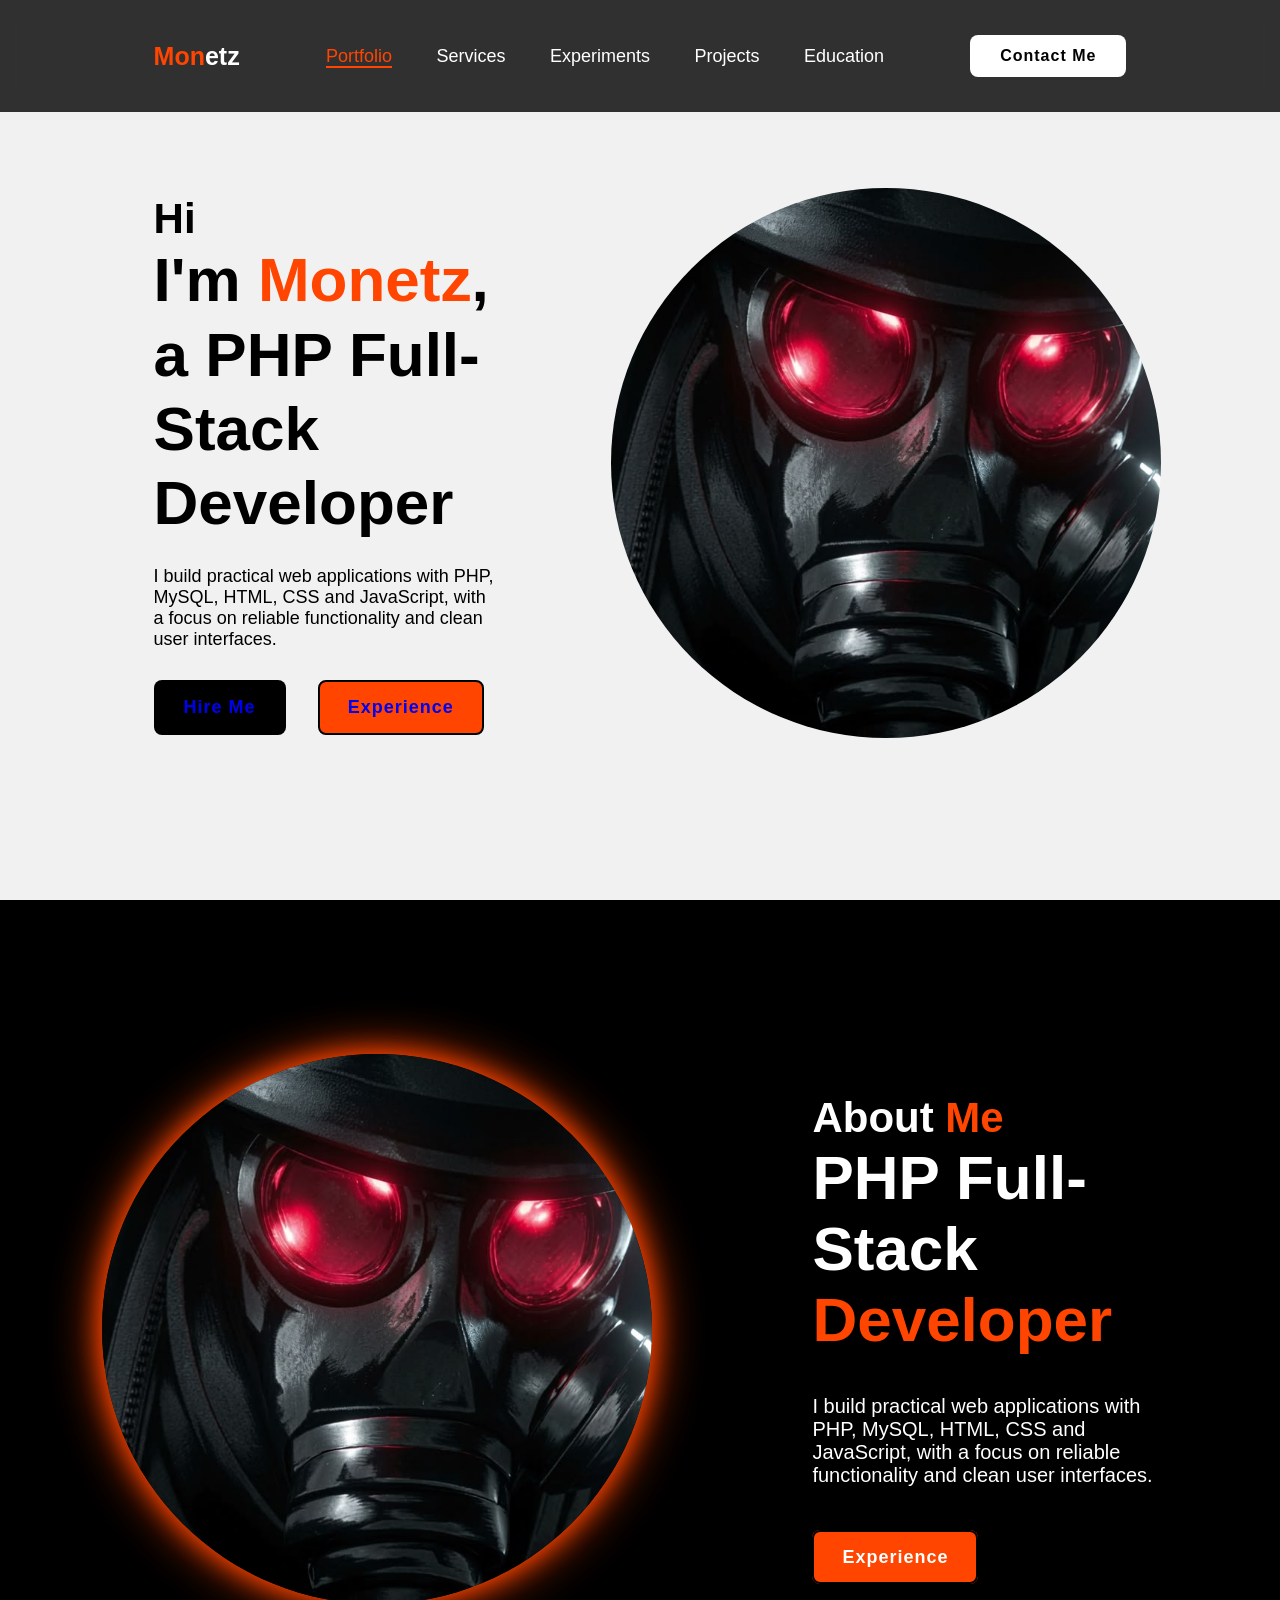
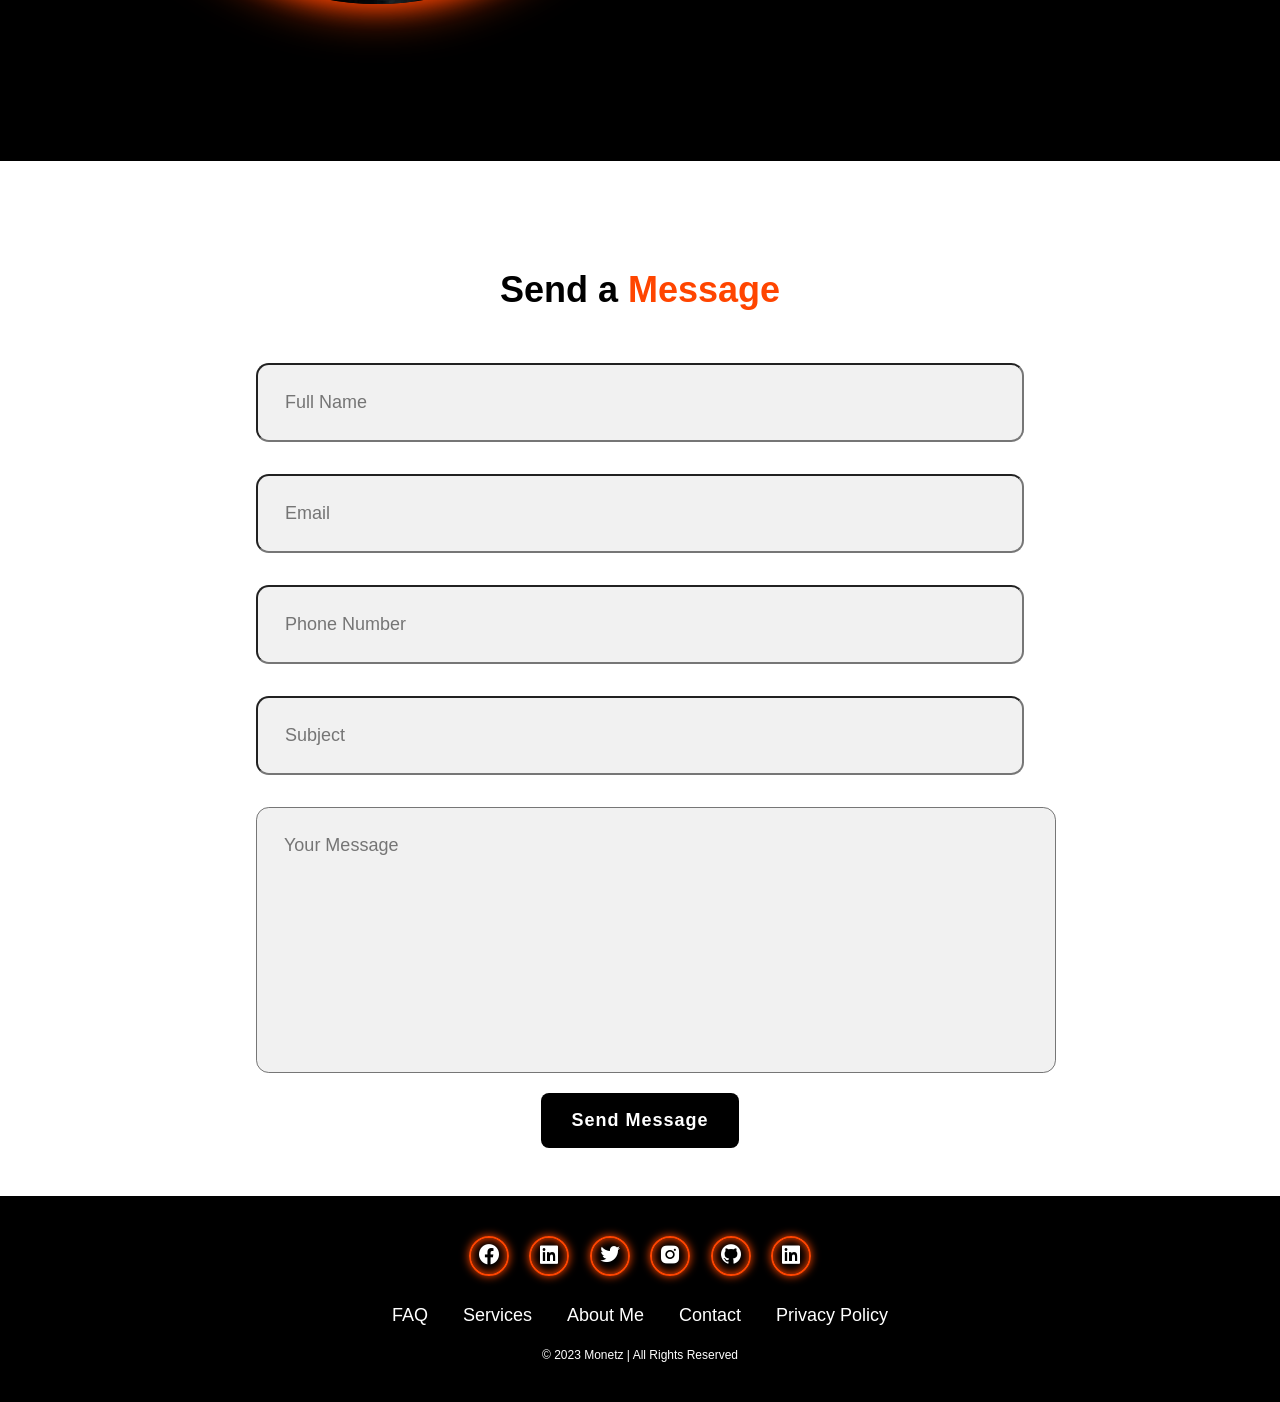
<file: index.html>
<!DOCTYPE html>
<html lang="en">
<head>
    <meta charset="UTF-8">
    <meta name="viewport" content="width=device-width, initial-scale=1.0">
    <title>Monetz | PHP Full-Stack Developer</title>
    <link rel="stylesheet" href="style.css">
    <link rel="stylesheet" href="https://unpkg.com/boxicons@2.1.4/css/boxicons.min.css">
</head>
<body>
    <header class="header">
        <a href="#" class="logo"> <span>Mon</span>etz</a>

        <nav class="navbar">
            <a href="index.html" class="active">Portfolio</a>
            <a href="services.html">Services</a>
            <a href="experiments.html">Experiments</a>
            <a href="projects.html">Projects</a>
            <a href="education.html">Education</a>
        </nav>
        
        <a href="contact.html" class="contact">Contact Me</a>
    </header>

    <section class="home">
        <div class="home-content">
            <h3>Hi</h3>

            <h1>I'm <span>Monetz</span>, a PHP Full-Stack Developer</h1>

            <p>
                I build practical web applications with PHP, MySQL, HTML, CSS and JavaScript, 
                with a focus on reliable functionality and clean user interfaces.
            </p>
            
            <div class="btn-box">
                <button class="btn-1"><a href="contact.html">Hire Me</a></button>
                <button class="btn-2"><a href="projects.html">Experience</a></button>

            </div>
        </div>

        <div class="img-box">
            <img src="image.jpeg" alt="Portrait of Monetz">
        </div>
    </section>

    <section class="about">
        <div class="about-img">
            <img src="image.jpeg" alt="Portrait of Monetz">
        </div>

        <div class="about-content">
            <h2 class="heading">About <span>Me</span> </h2>
            <h3>PHP Full-Stack <span>Developer</span></h3>
            <p>
                I build practical web applications with PHP, MySQL, HTML, CSS and JavaScript,
                with a focus on reliable functionality and clean user interfaces.
            </p>
            <a href="projects.html" class="btn-2">Experience</a>
        </div>
    </section>
    
    <section class="contact-form">
        <h2 class="contact-me">Send a <span>Message</span></h2>

        <form id="contactForm" action="https://formspree.io/f/xrpzjarp" method="POST">

            <div class="input-box">
                <input type="text" name="name" placeholder="Full Name" required>
                <input type="email" name="email" placeholder="Email" required>
            </div>

            <div class="input-box">
                <input type="tel" name="phone" placeholder="Phone Number">
                <input type="text" name="subject" placeholder="Subject" required>
            </div>

            <textarea name="message" id="message" cols="30" rows="10" placeholder="Your Message" required></textarea>

            <input type="submit" value="Send Message" class="btn-1">

            <p class="form-status" id="formStatus"></p>

        </form>
    </section>

    <footer class="footer">
        <div class="social">
            <a href="#"><i class="bx bxl-facebook-circle"></i></a>
            <a href="#"><i class="bx bxl-linkedin-square"></i></a>
            <a href="#"><i class="bx bxl-twitter"></i></a>
            <a href="#"><i class="bx bxl-instagram-alt"></i></a>
            <a href="YOUR-GITHUB"><i class="bx bxl-github"></i></a>
            <a href="YOUR-LINKEDIN"><i class="bx bxl-linkedin-square"></i></a>
        </div>

        <ul class="list">
            <li>
                <a href="faq.html">FAQ</a>
            </li>
            <li>
                <a href="services.html">Services</a>
            </li>
            <li>
                <a href="about.html">About Me</a>
            </li>
            <li>
                <a href="contact.html">Contact</a>
            </li>
            <li>
                <a href="privacy.html">Privacy Policy</a>
            </li>
        </ul>

        <!-- <button type="button" onclick="window.location.href='contact.html'">Click Me</button> -->
        <p class="copyright">© 2023 Monetz | All Rights Reserved</p>
    </footer>
</body>
</html>
</file>
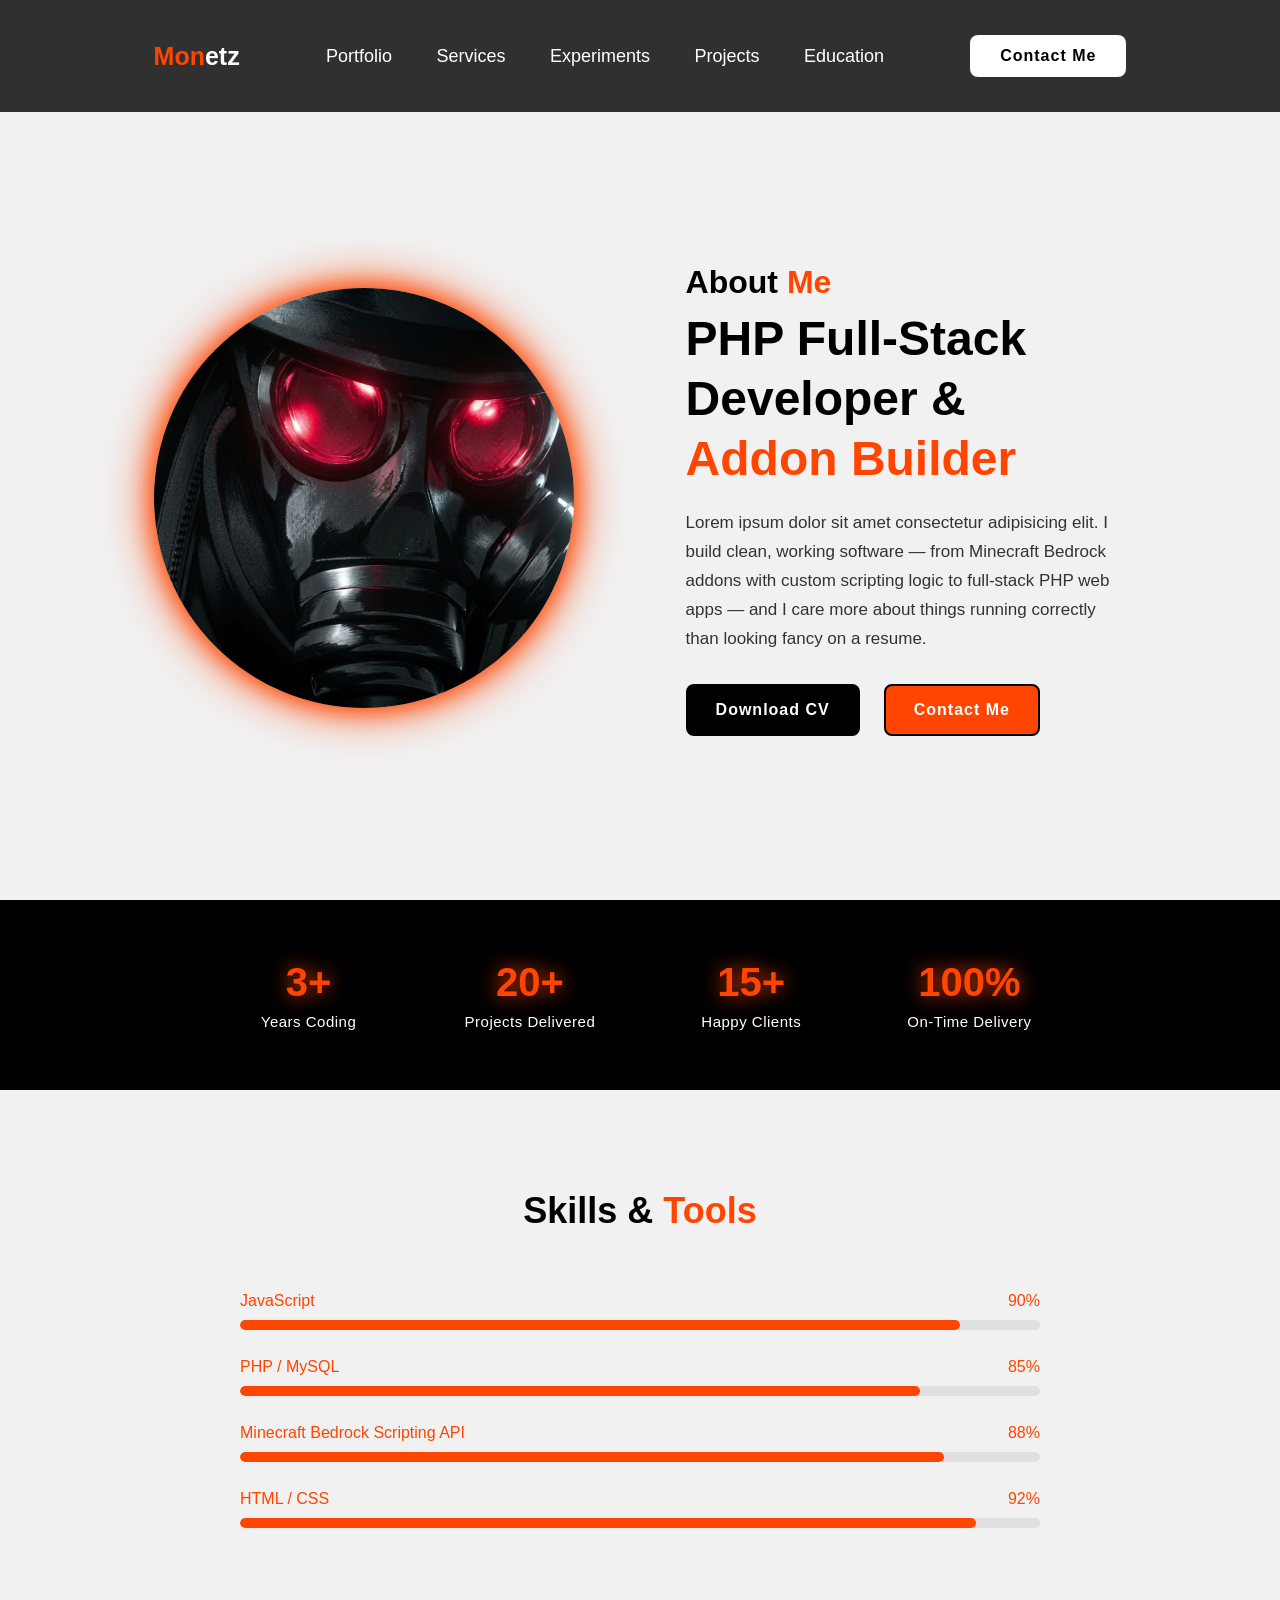
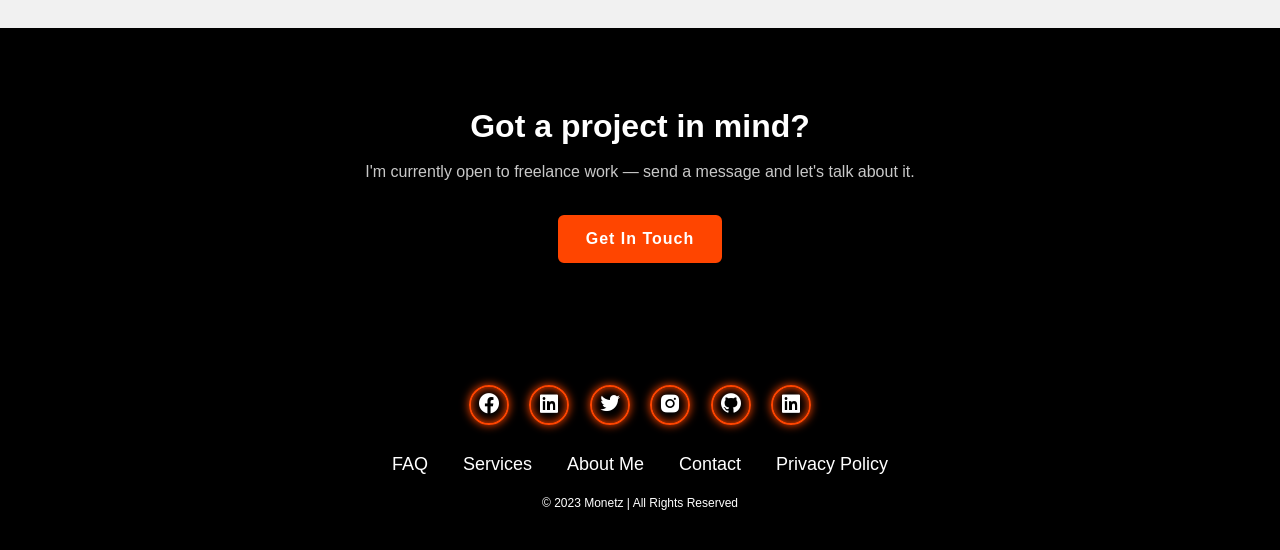
<file: about.html>
<!DOCTYPE html>
<html lang="en">
<head>
    <meta charset="UTF-8">
    <meta name="viewport" content="width=device-width, initial-scale=1.0">
    <title>About Me | Monetz</title>
    <link rel="stylesheet" href="about.css">
    <link rel="stylesheet" href="https://unpkg.com/boxicons@2.1.4/css/boxicons.min.css">
</head>
<body>
    <header class="header">
        <a href="#" class="logo"><span>Mon</span>etz</a>

        <nav class="navbar">
            <a href="index.html">Portfolio</a>
            <a href="services.html">Services</a>
            <a href="experiments.html">Experiments</a>
            <a href="projects.html">Projects</a>
            <a href="education.html">Education</a>
        </nav>

        <a href="#" class="contact">Contact Me</a>
    </header>

<!-- Start -->

<section class="about-hero">
    <div class="about-hero-img">
        <img src="image.jpeg" alt="404">
    </div>

    <div class="about-hero-content">
        <h3>About <span>Me</span></h3>
        <h1>PHP Full-Stack Developer & <span>Addon Builder</span></h1>
        <p>Lorem ipsum dolor sit amet consectetur adipisicing elit. I build clean, working software — from Minecraft Bedrock addons with custom scripting logic to full-stack PHP web apps — and I care more about things running correctly than looking fancy on a resume.</p>

        <div class="btn-box">
            <a href="#" class="btn-1">Download CV</a>
            <a href="#" class="btn-2">Contact Me</a>
        </div>
    </div>
</section>

<section class="stats">
    <div class="stat">
        <h2>3+</h2>
        <p>Years Coding</p>
    </div>
    <div class="stat">
        <h2>20+</h2>
        <p>Projects Delivered</p>
    </div>
    <div class="stat">
        <h2>15+</h2>
        <p>Happy Clients</p>
    </div>
    <div class="stat">
        <h2>100%</h2>
        <p>On-Time Delivery</p>
    </div>
</section>

<section class="skills">
    <h2 class="heading">Skills & <span>Tools</span></h2>

    <div class="skills-grid">
        <div class="skill">
            <div class="skill-top">
                <span>JavaScript</span>
                <span>90%</span>
            </div>
            <div class="bar"><div class="fill" style="width: 90%;"></div></div>
        </div>

        <div class="skill">
            <div class="skill-top">
                <span>PHP / MySQL</span>
                <span>85%</span>
            </div>
            <div class="bar"><div class="fill" style="width: 85%;"></div></div>
        </div>

        <div class="skill">
            <div class="skill-top">
                <span>Minecraft Bedrock Scripting API</span>
                <span>88%</span>
            </div>
            <div class="bar"><div class="fill" style="width: 88%;"></div></div>
        </div>

        <div class="skill">
            <div class="skill-top">
                <span>HTML / CSS</span>
                <span>92%</span>
            </div>
            <div class="bar"><div class="fill" style="width: 92%;"></div></div>
        </div>
    </div>
</section>

<section class="about-cta">
    <h2>Got a project in mind?</h2>
    <p>I'm currently open to freelance work — send a message and let's talk about it.</p>
    <a href="contact.html" class="btn-2">Get In Touch</a>
</section>

<!-- End -->

    <footer class="footer">
        <div class="social">
            <a href="#"><i class="bx bxl-facebook-circle"></i></a>
            <a href="#"><i class="bx bxl-linkedin-square"></i></a>
            <a href="#"><i class="bx bxl-twitter"></i></a>
            <a href="#"><i class="bx bxl-instagram-alt"></i></a>
            <a href="YOUR-GITHUB"><i class="bx bxl-github"></i></a>
            <a href="YOUR-LINKEDIN"><i class="bx bxl-linkedin-square"></i></a>
        </div>

        <ul class="list">
            <li>
                <a href="faq.html">FAQ</a>
            </li>
            <li>
                <a href="services.html">Services</a>
            </li>
            <li>
                <a href="about.html" class="active">About Me</a>
            </li>
            <li>
                <a href="contact.html">Contact</a>
            </li>
            <li>
                <a href="privacy.html">Privacy Policy</a>
            </li>
        </ul>

        <p class="copyright">© 2023 Monetz | All Rights Reserved</p>
    </footer>
</body>
</html>
</file>
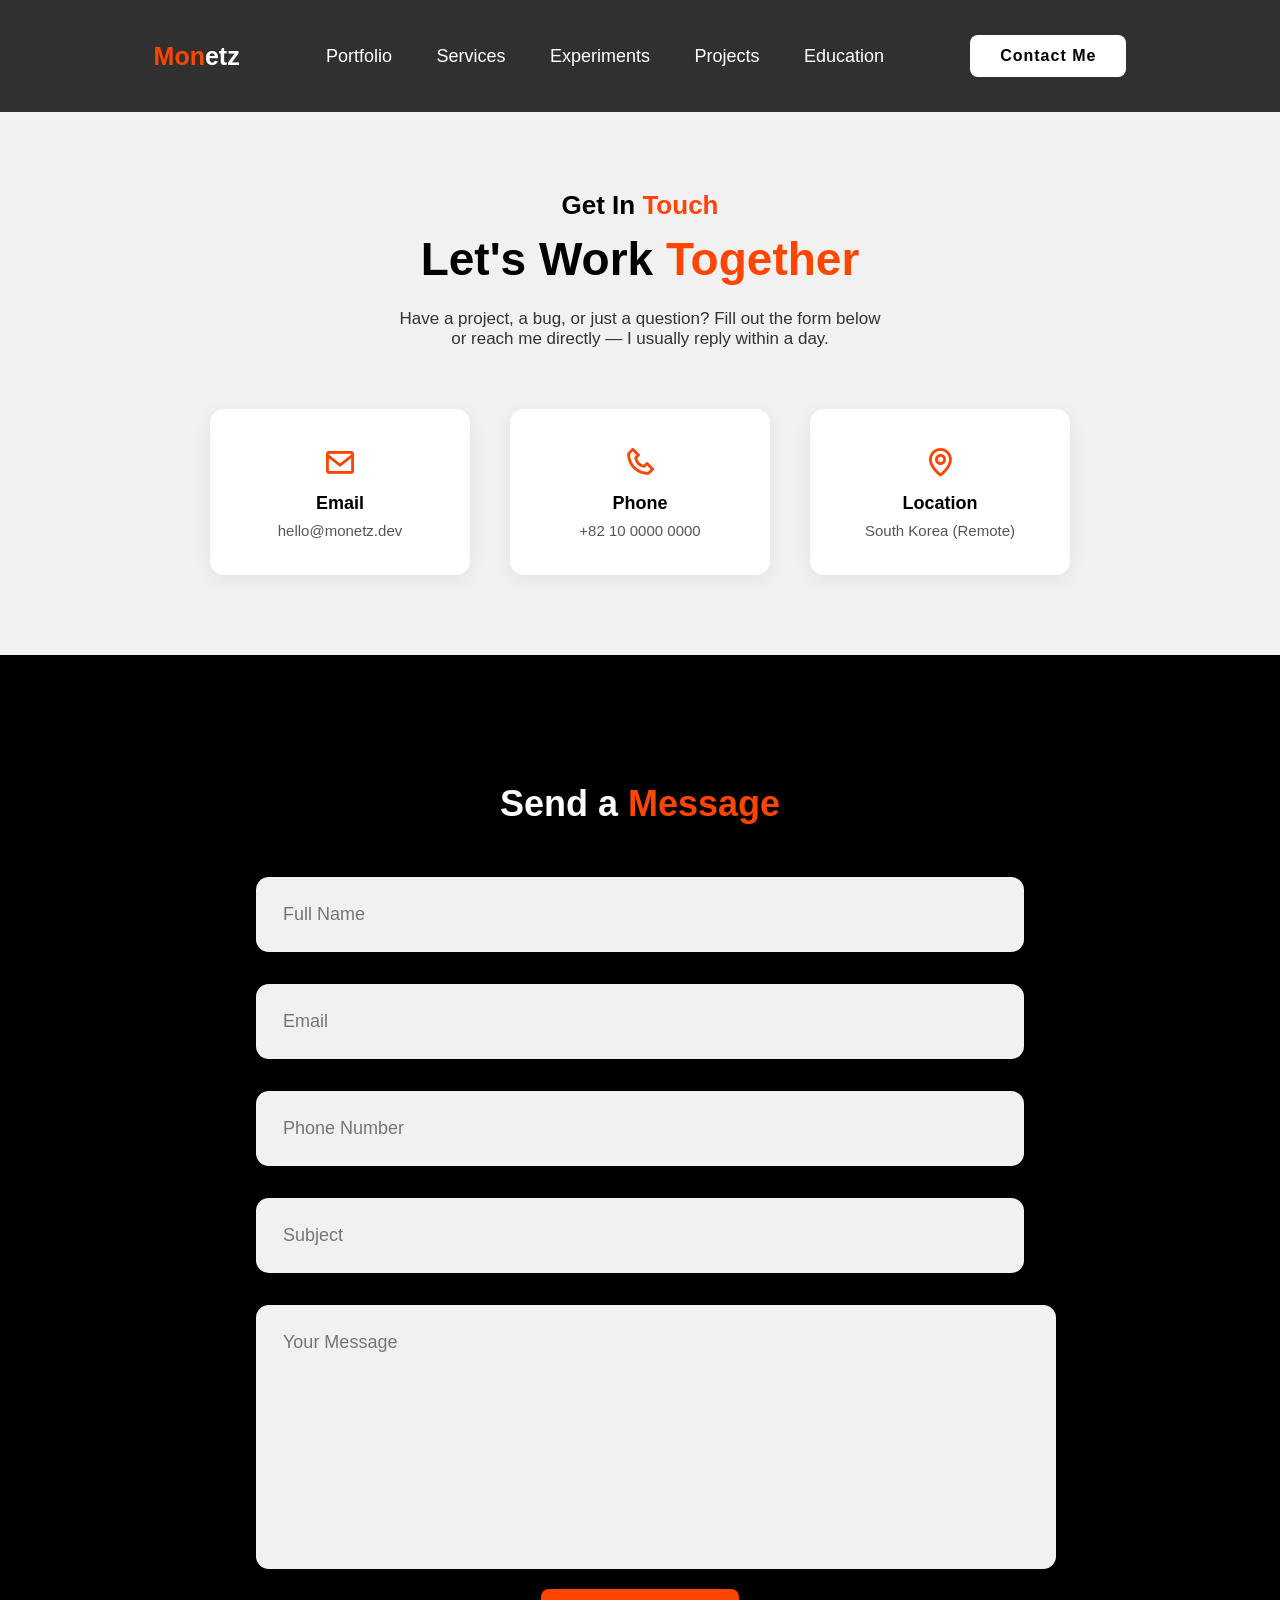
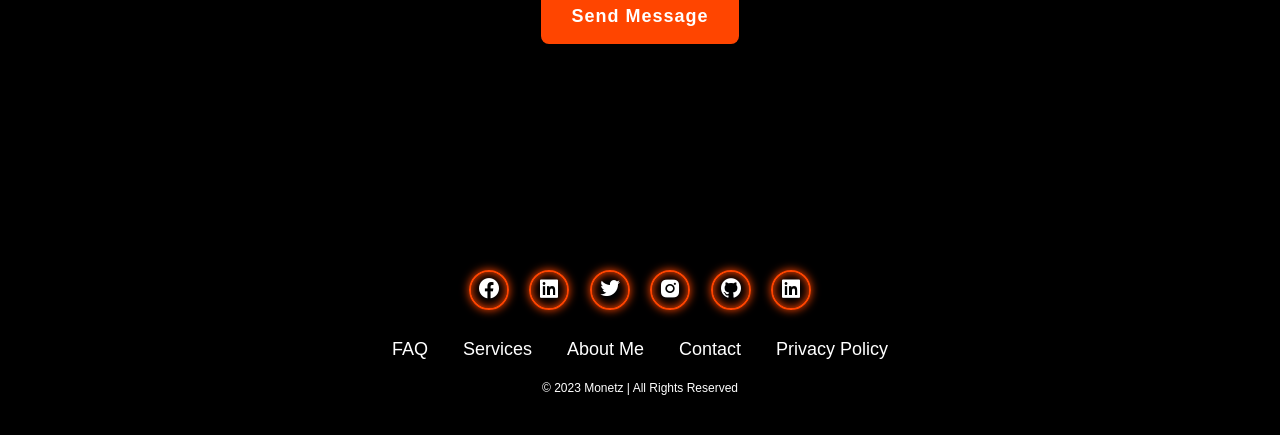
<file: contact.html>
<!DOCTYPE html>
<html lang="en">
<head>
    <meta charset="UTF-8">
    <meta name="viewport" content="width=device-width, initial-scale=1.0">
    <title>Contact | Monetz</title>
    <link rel="stylesheet" href="contact.css">
    <link rel="stylesheet" href="https://unpkg.com/boxicons@2.1.4/css/boxicons.min.css">
</head>
<body>
    <header class="header">
        <a href="#" class="logo"><span>Mon</span>etz</a>

        <nav class="navbar">
            <a href="index.html">Portfolio</a>
            <a href="services.html">Services</a>
            <a href="experiments.html">Experiments</a>
            <a href="projects.html">Projects</a>
            <a href="education.html">Education</a>
        </nav>

        <a href="contact.html" class="contact">Contact Me</a>
    </header>

<!-- Start -->

<section class="contact-hero">
    <h3>Get In <span>Touch</span></h3>
    <h1>Let's Work <span>Together</span></h1>
    <p>Have a project, a bug, or just a question? Fill out the form below or reach me directly — I usually reply within a day.</p>
</section>

<section class="contact-info">
    <div class="info-card">
        <i class='bx bx-envelope'></i>
        <h4>Email</h4>
        <p>hello@monetz.dev</p>
    </div>

    <div class="info-card">
        <i class='bx bx-phone'></i>
        <h4>Phone</h4>
        <p>+82 10 0000 0000</p>
    </div>

    <div class="info-card">
        <i class='bx bx-map'></i>
        <h4>Location</h4>
        <p>South Korea (Remote)</p>
    </div>
</section>

<section class="contact-form">
    <h2 class="contact-me">Send a <span>Message</span></h2>

    <form id="contactForm" action="https://formspree.io/f/xrpzjarp" method="POST">

        <div class="input-box">
            <input type="text" name="name" placeholder="Full Name" required>
            <input type="email" name="email" placeholder="Email" required>
        </div>

        <div class="input-box">
            <input type="tel" name="phone" placeholder="Phone Number">
            <input type="text" name="subject" placeholder="Subject" required>
        </div>

        <textarea name="message" id="message" cols="30" rows="10" placeholder="Your Message" required></textarea>

        <input type="submit" value="Send Message" class="btn-1">

        <p class="form-status" id="formStatus"></p>

    </form>
</section>

<!-- End -->

    <footer class="footer">
        <div class="social">
            <a href="#"><i class="bx bxl-facebook-circle"></i></a>
            <a href="#"><i class="bx bxl-linkedin-square"></i></a>
            <a href="#"><i class="bx bxl-twitter"></i></a>
            <a href="#"><i class="bx bxl-instagram-alt"></i></a>
            <a href="YOUR-GITHUB"><i class="bx bxl-github"></i></a>
            <a href="YOUR-LINKEDIN"><i class="bx bxl-linkedin-square"></i></a>
        </div>

        <ul class="list">
            <li>
                <a href="faq.html">FAQ</a>
            </li>
            <li>
                <a href="services.html">Services</a>
            </li>
            <li>
                <a href="about.html">About Me</a>
            </li>
            <li>
                <a href="contact.html" class="active">Contact</a>
            </li>
            <li>
                <a href="privacy.html">Privacy Policy</a>
            </li>
        </ul>

        <p class="copyright">© 2023 Monetz | All Rights Reserved</p>
    </footer>

    <!-- <script src="contact.js"></script> -->
</body>
</html>
</file>
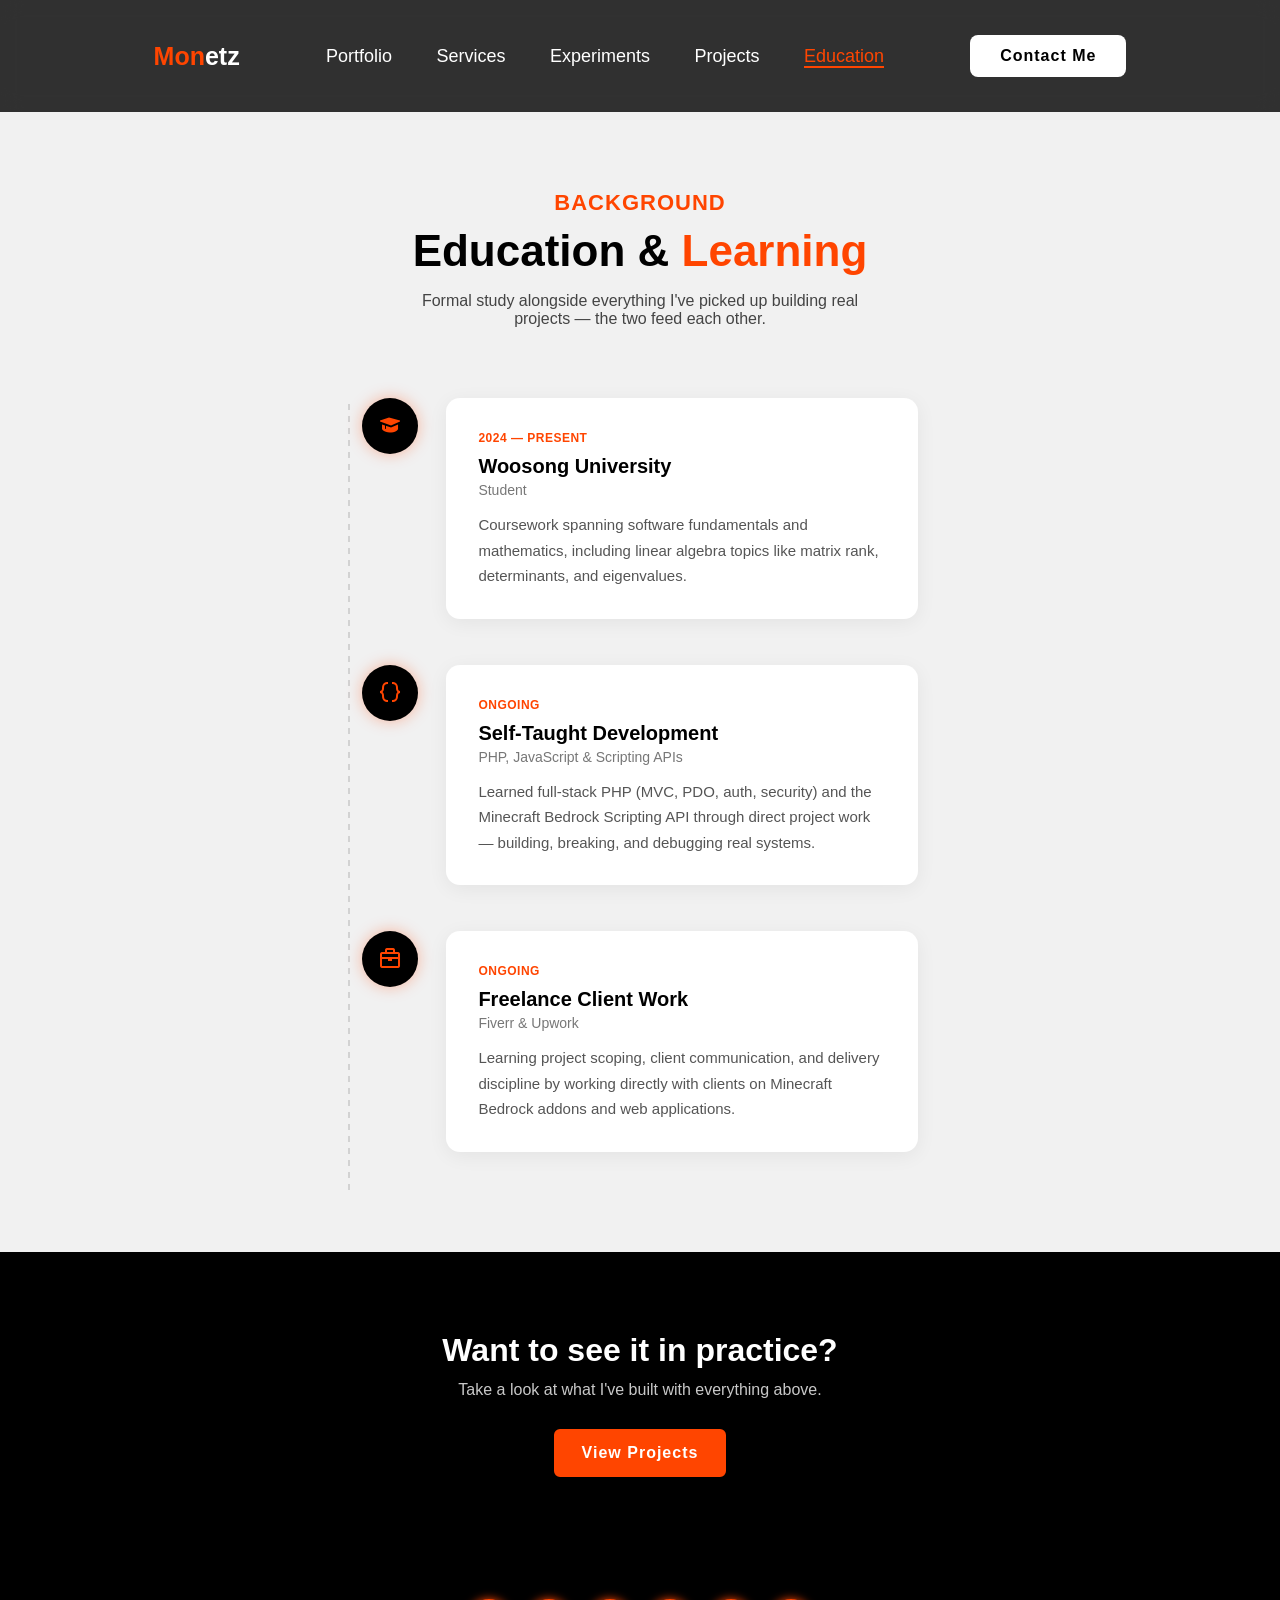
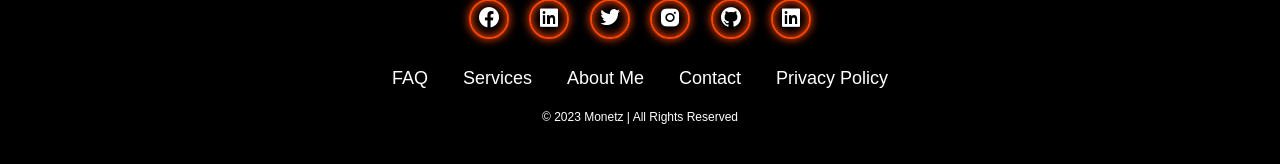
<file: education.html>
<!DOCTYPE html>
<html lang="en">
<head>
    <meta charset="UTF-8">
    <meta name="viewport" content="width=device-width, initial-scale=1.0">
    <title>Education | Monetz</title>
    <link rel="stylesheet" href="education.css">
    <link rel="stylesheet" href="https://unpkg.com/boxicons@2.1.4/css/boxicons.min.css">
</head>
<body>
    <header class="header">
        <a href="#" class="logo"> <span>Mon</span>etz</a>

        <nav class="navbar">
            <a href="index.html">Portfolio</a>
            <a href="services.html">Services</a>
            <a href="experiments.html">Experiments</a>
            <a href="projects.html">Projects</a>
            <a href="education.html" class="active">Education</a>
        </nav>

        <a href="contact.html" class="contact">Contact Me</a>
    </header>

<!-- Start -->

<section class="edu-hero">
    <h3>Background</h3>
    <h1>Education & <span>Learning</span></h1>
    <p>Formal study alongside everything I've picked up building real projects — the two feed each other.</p>
</section>

<section class="edu-timeline">

    <div class="edu-item">
        <div class="edu-dot"><i class='bx bxs-graduation'></i></div>
        <div class="edu-card">
            <span class="edu-date">2024 — Present</span>
            <h3>Woosong University</h3>
            <p class="edu-role">Student</p>
            <p>Coursework spanning software fundamentals and mathematics, including linear algebra topics like matrix rank, determinants, and eigenvalues.</p>
        </div>
    </div>

    <div class="edu-item">
        <div class="edu-dot"><i class='bx bx-code-curly'></i></div>
        <div class="edu-card">
            <span class="edu-date">Ongoing</span>
            <h3>Self-Taught Development</h3>
            <p class="edu-role">PHP, JavaScript & Scripting APIs</p>
            <p>Learned full-stack PHP (MVC, PDO, auth, security) and the Minecraft Bedrock Scripting API through direct project work — building, breaking, and debugging real systems.</p>
        </div>
    </div>

    <div class="edu-item">
        <div class="edu-dot"><i class='bx bx-briefcase'></i></div>
        <div class="edu-card">
            <span class="edu-date">Ongoing</span>
            <h3>Freelance Client Work</h3>
            <p class="edu-role">Fiverr & Upwork</p>
            <p>Learning project scoping, client communication, and delivery discipline by working directly with clients on Minecraft Bedrock addons and web applications.</p>
        </div>
    </div>

</section>

<section class="edu-cta">
    <h2>Want to see it in practice?</h2>
    <p>Take a look at what I've built with everything above.</p>
    <a href="projects.html" class="btn-2">View Projects</a>
</section>

<!-- End -->

    <footer class="footer">
        <div class="social">
            <a href="#"><i class="bx bxl-facebook-circle"></i></a>
            <a href="#"><i class="bx bxl-linkedin-square"></i></a>
            <a href="#"><i class="bx bxl-twitter"></i></a>
            <a href="#"><i class="bx bxl-instagram-alt"></i></a>
            <a href="YOUR-GITHUB"><i class="bx bxl-github"></i></a>
            <a href="YOUR-LINKEDIN"><i class="bx bxl-linkedin-square"></i></a>
        </div>

        <ul class="list">
            <li>
                <a href="faq.html">FAQ</a>
            </li>
            <li>
                <a href="services.html">Services</a>
            </li>
            <li>
                <a href="about.html">About Me</a>
            </li>
            <li>
                <a href="contact.html">Contact</a>
            </li>
            <li>
                <a href="privacy.html">Privacy Policy</a>
            </li>
        </ul>

        <p class="copyright">© 2023 Monetz | All Rights Reserved</p>
    </footer>
</body>
</html>
</file>
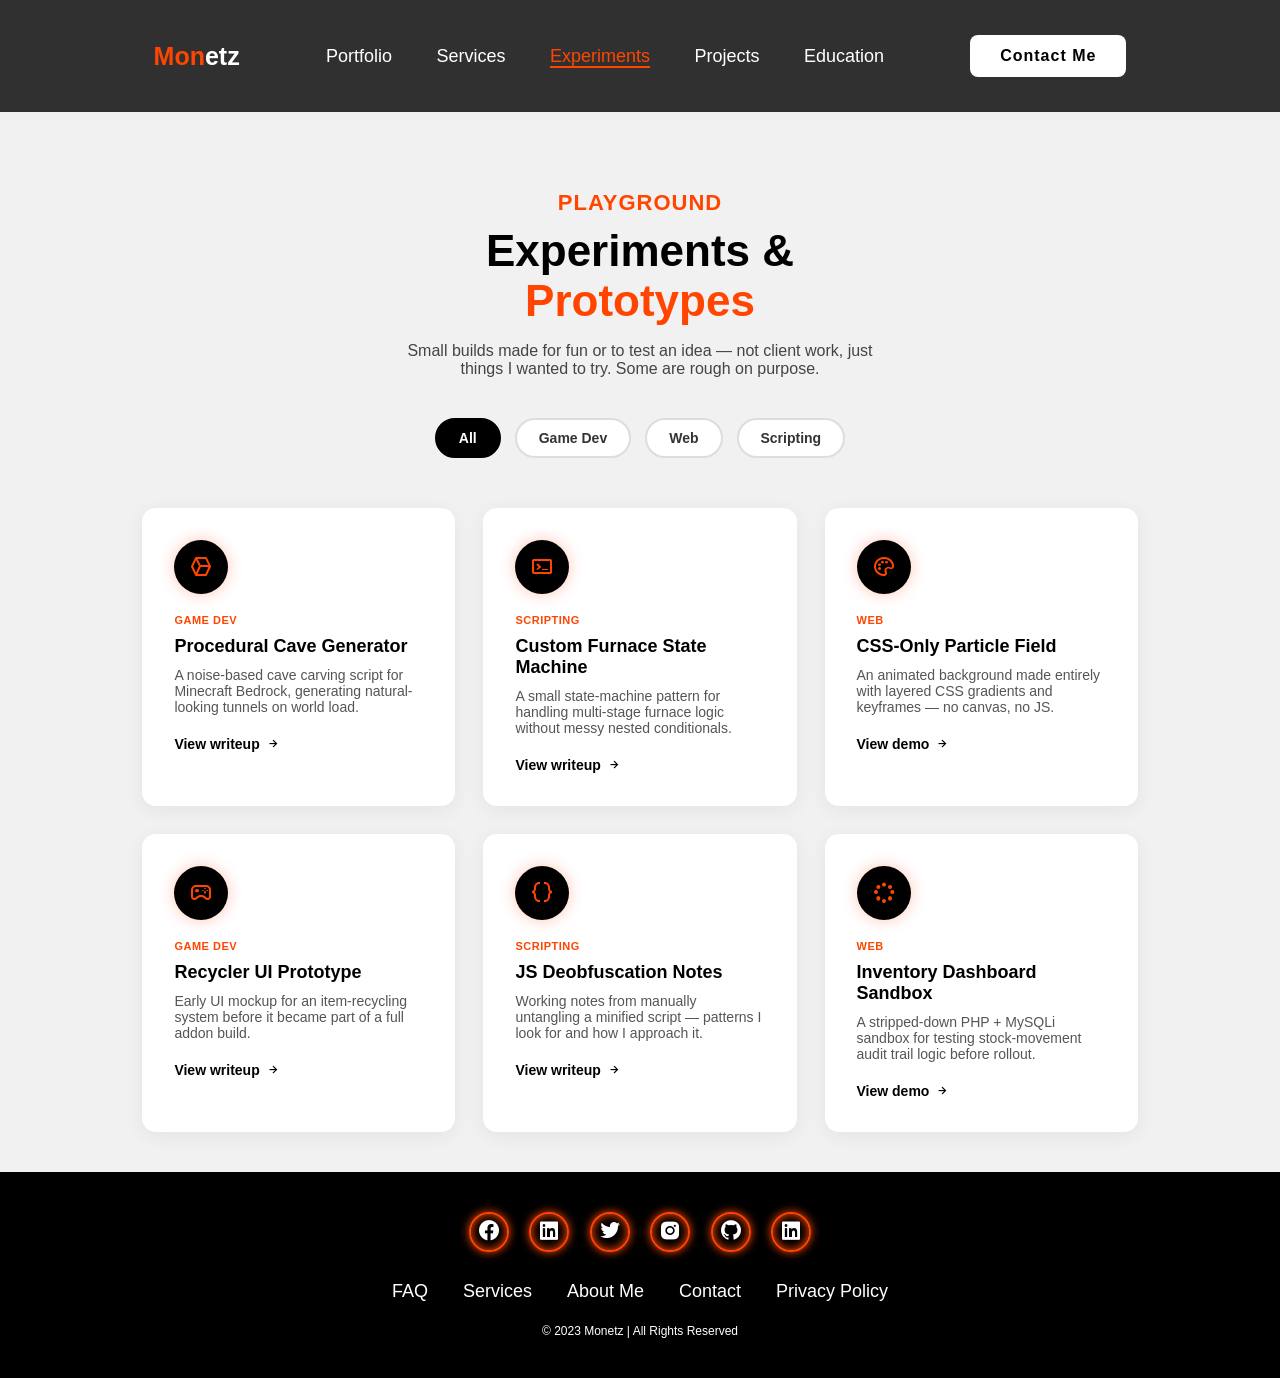
<file: experiments.html>
<!DOCTYPE html>
<html lang="en">
<head>
    <meta charset="UTF-8">
    <meta name="viewport" content="width=device-width, initial-scale=1.0">
    <title>Experiments | Monetz</title>
    <link rel="stylesheet" href="experiments.css">
    <link rel="stylesheet" href="https://unpkg.com/boxicons@2.1.4/css/boxicons.min.css">
</head>
<body>
    <header class="header">
        <a href="#" class="logo"> <span>Mon</span>etz</a>

        <nav class="navbar">
            <a href="index.html">Portfolio</a>
            <a href="services.html">Services</a>
            <a href="experiments.html" class="active">Experiments</a>
            <a href="projects.html">Projects</a>
            <a href="education.html">Education</a>
        </nav>

        <a href="contact.html" class="contact">Contact Me</a>
    </header>

<!-- Start -->

<section class="exp-hero">
    <h3>Playground</h3>
    <h1>Experiments & <span>Prototypes</span></h1>
    <p>Small builds made for fun or to test an idea — not client work, just things I wanted to try. Some are rough on purpose.</p>
</section>

<section class="exp-filters">
    <button class="filter-btn active" data-filter="all">All</button>
    <button class="filter-btn" data-filter="game">Game Dev</button>
    <button class="filter-btn" data-filter="web">Web</button>
    <button class="filter-btn" data-filter="script">Scripting</button>
</section>

<section class="exp-grid" id="expGrid">

    <div class="exp-card" data-tag="game">
        <div class="exp-thumb"><i class='bx bx-cube-alt'></i></div>
        <span class="exp-tag">Game Dev</span>
        <h3>Procedural Cave Generator</h3>
        <p>A noise-based cave carving script for Minecraft Bedrock, generating natural-looking tunnels on world load.</p>
        <a href="#" class="exp-link">View writeup <i class='bx bx-right-arrow-alt'></i></a>
    </div>

    <div class="exp-card" data-tag="script">
        <div class="exp-thumb"><i class='bx bx-terminal'></i></div>
        <span class="exp-tag">Scripting</span>
        <h3>Custom Furnace State Machine</h3>
        <p>A small state-machine pattern for handling multi-stage furnace logic without messy nested conditionals.</p>
        <a href="#" class="exp-link">View writeup <i class='bx bx-right-arrow-alt'></i></a>
    </div>

    <div class="exp-card" data-tag="web">
        <div class="exp-thumb"><i class='bx bx-palette'></i></div>
        <span class="exp-tag">Web</span>
        <h3>CSS-Only Particle Field</h3>
        <p>An animated background made entirely with layered CSS gradients and keyframes — no canvas, no JS.</p>
        <a href="#" class="exp-link">View demo <i class='bx bx-right-arrow-alt'></i></a>
    </div>

    <div class="exp-card" data-tag="game">
        <div class="exp-thumb"><i class='bx bx-joystick'></i></div>
        <span class="exp-tag">Game Dev</span>
        <h3>Recycler UI Prototype</h3>
        <p>Early UI mockup for an item-recycling system before it became part of a full addon build.</p>
        <a href="#" class="exp-link">View writeup <i class='bx bx-right-arrow-alt'></i></a>
    </div>

    <div class="exp-card" data-tag="script">
        <div class="exp-thumb"><i class='bx bx-code-curly'></i></div>
        <span class="exp-tag">Scripting</span>
        <h3>JS Deobfuscation Notes</h3>
        <p>Working notes from manually untangling a minified script — patterns I look for and how I approach it.</p>
        <a href="#" class="exp-link">View writeup <i class='bx bx-right-arrow-alt'></i></a>
    </div>

    <div class="exp-card" data-tag="web">
        <div class="exp-thumb"><i class='bx bx-loader-circle'></i></div>
        <span class="exp-tag">Web</span>
        <h3>Inventory Dashboard Sandbox</h3>
        <p>A stripped-down PHP + MySQLi sandbox for testing stock-movement audit trail logic before rollout.</p>
        <a href="#" class="exp-link">View demo <i class='bx bx-right-arrow-alt'></i></a>
    </div>

</section>

<p class="exp-empty" id="expEmpty">Nothing here yet in this category — check back soon.</p>

<!-- End -->

    <footer class="footer">
        <div class="social">
            <a href="#"><i class="bx bxl-facebook-circle"></i></a>
            <a href="#"><i class="bx bxl-linkedin-square"></i></a>
            <a href="#"><i class="bx bxl-twitter"></i></a>
            <a href="#"><i class="bx bxl-instagram-alt"></i></a>
            <a href="YOUR-GITHUB"><i class="bx bxl-github"></i></a>
            <a href="YOUR-LINKEDIN"><i class="bx bxl-linkedin-square"></i></a>
        </div>

        <ul class="list">
            <li>
                <a href="faq.html">FAQ</a>
            </li>
            <li>
                <a href="services.html">Services</a>
            </li>
            <li>
                <a href="about.html">About Me</a>
            </li>
            <li>
                <a href="contact.html">Contact</a>
            </li>
            <li>
                <a href="privacy.html">Privacy Policy</a>
            </li>
        </ul>

        <p class="copyright">© 2023 Monetz | All Rights Reserved</p>
    </footer>

    <script src="experiments.js"></script>
</body>
</html>
</file>
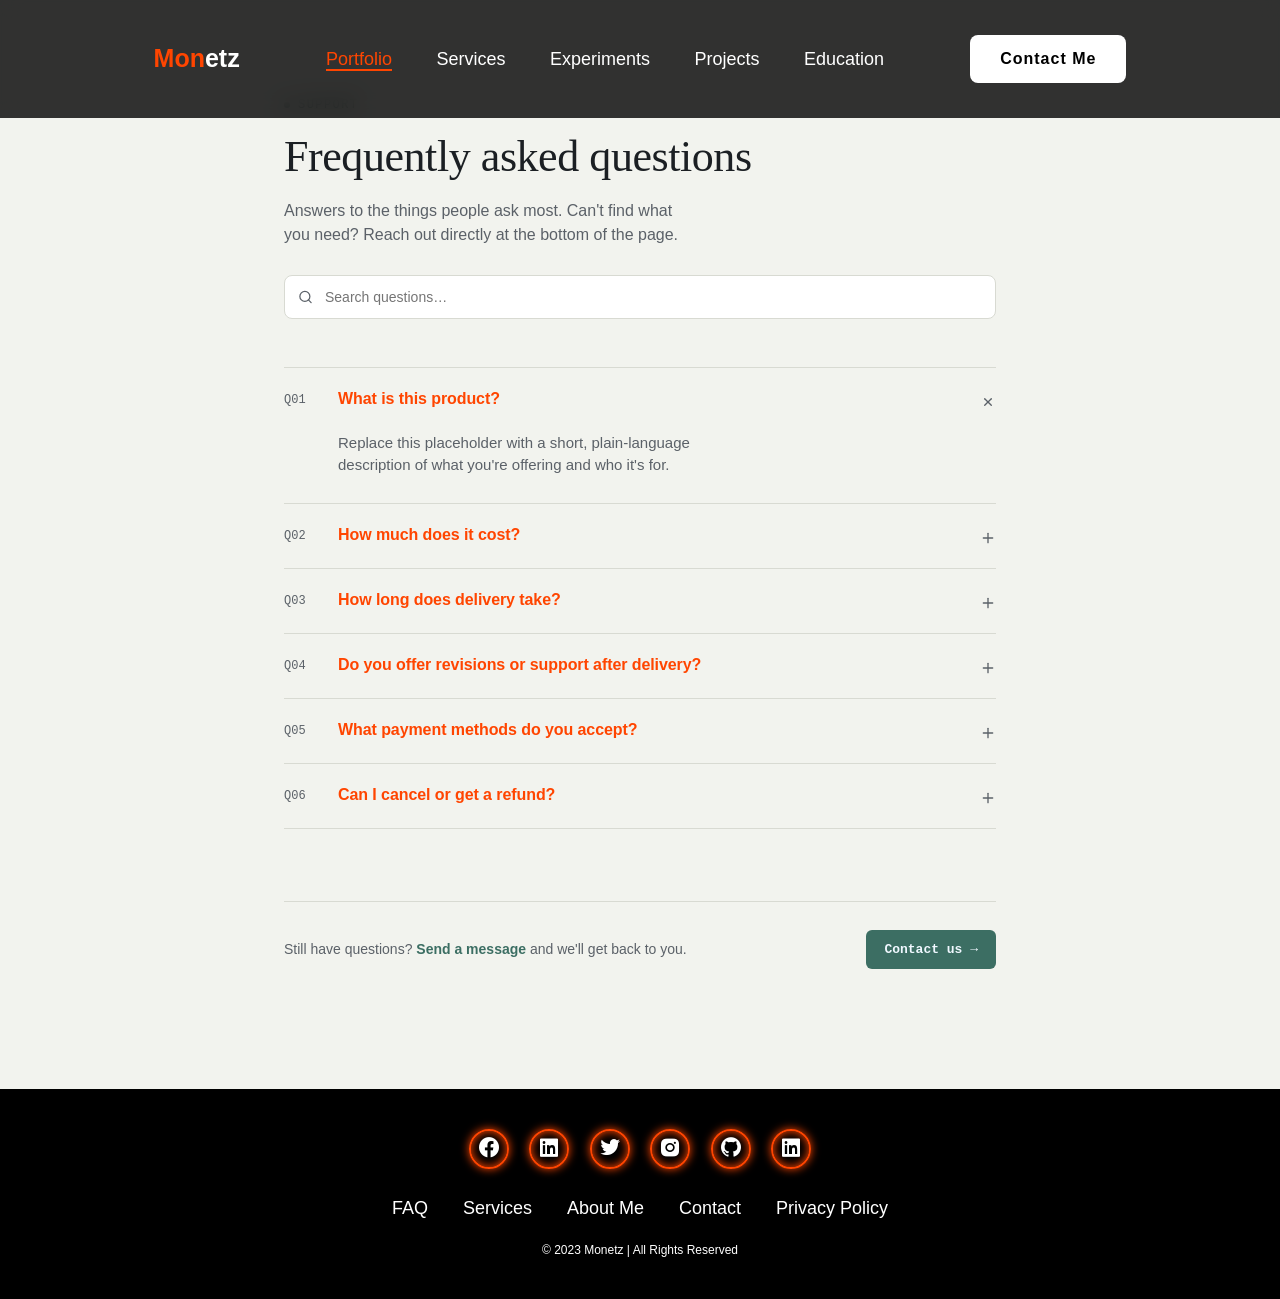
<file: faq.html>
<!DOCTYPE html>
<html lang="en">
<head>
    <meta charset="UTF-8">
    <meta name="viewport" content="width=device-width, initial-scale=1.0">
    <title>FAQ | Monetz</title>
    <link rel="stylesheet" href="faq.css">
    <!-- <link rel="stylesheet" href="style.css"> -->
    <link rel="stylesheet" href="https://unpkg.com/boxicons@2.1.4/css/boxicons.min.css">
</head>
<body>
    <header class="header">
        <a href="#" class="logo"> <span>Mon</span>etz</a>

        <nav class="navbar">
            <a href="index.html" class="active">Portfolio</a>
            <a href="services.html">Services</a>
            <a href="experiments.html">Experiments</a>
            <a href="projects.html">Projects</a>
            <a href="education.html">Education</a>
        </nav>
        
        <a href="#" class="contact">Contact Me</a>
    </header>

<div class="wrap">

  <header>
    <div class="eyebrow">Support</div>
    <h1>Frequently asked questions</h1>
    <p>Answers to the things people ask most. Can't find what you need? Reach out directly at the bottom of the page.</p>

    <div class="search">
      <svg viewBox="0 0 24 24" fill="none" stroke-width="2" stroke-linecap="round" stroke-linejoin="round"><circle cx="11" cy="11" r="8"/><line x1="21" y1="21" x2="16.65" y2="16.65"/></svg>
      <input type="text" id="searchInput" placeholder="Search questions…" autocomplete="off">
    </div>
  </header>

  <div class="ledger" id="ledger">

    <div class="item open" data-index="1">
      <button class="item-head">
        <span class="tag">Q01</span>
        <span class="q-text">What is this product?</span>
        <svg class="chevron" viewBox="0 0 24 24" fill="none" stroke-width="2" stroke-linecap="round" stroke-linejoin="round"><line x1="12" y1="5" x2="12" y2="19"/><line x1="5" y1="12" x2="19" y2="12"/></svg>
      </button>
      <div class="item-body"><div class="item-body-inner">
        <p class="a-text">Replace this placeholder with a short, plain-language description of what you're offering and who it's for.</p>
      </div></div>
    </div>

    <div class="item" data-index="2">
      <button class="item-head">
        <span class="tag">Q02</span>
        <span class="q-text">How much does it cost?</span>
        <svg class="chevron" viewBox="0 0 24 24" fill="none" stroke-width="2" stroke-linecap="round" stroke-linejoin="round"><line x1="12" y1="5" x2="12" y2="19"/><line x1="5" y1="12" x2="19" y2="12"/></svg>
      </button>
      <div class="item-body"><div class="item-body-inner">
        <p class="a-text">Explain pricing tiers, free trials, or any billing details here.</p>
      </div></div>
    </div>

    <div class="item" data-index="3">
      <button class="item-head">
        <span class="tag">Q03</span>
        <span class="q-text">How long does delivery take?</span>
        <svg class="chevron" viewBox="0 0 24 24" fill="none" stroke-width="2" stroke-linecap="round" stroke-linejoin="round"><line x1="12" y1="5" x2="12" y2="19"/><line x1="5" y1="12" x2="19" y2="12"/></svg>
      </button>
      <div class="item-body"><div class="item-body-inner">
        <p class="a-text">Set expectations on turnaround time, milestones, or shipping windows.</p>
      </div></div>
    </div>

    <div class="item" data-index="4">
      <button class="item-head">
        <span class="tag">Q04</span>
        <span class="q-text">Do you offer revisions or support after delivery?</span>
        <svg class="chevron" viewBox="0 0 24 24" fill="none" stroke-width="2" stroke-linecap="round" stroke-linejoin="round"><line x1="12" y1="5" x2="12" y2="19"/><line x1="5" y1="12" x2="19" y2="12"/></svg>
      </button>
      <div class="item-body"><div class="item-body-inner">
        <p class="a-text">Describe your revision policy, warranty, or ongoing support terms.</p>
      </div></div>
    </div>

    <div class="item" data-index="5">
      <button class="item-head">
        <span class="tag">Q05</span>
        <span class="q-text">What payment methods do you accept?</span>
        <svg class="chevron" viewBox="0 0 24 24" fill="none" stroke-width="2" stroke-linecap="round" stroke-linejoin="round"><line x1="12" y1="5" x2="12" y2="19"/><line x1="5" y1="12" x2="19" y2="12"/></svg>
      </button>
      <div class="item-body"><div class="item-body-inner">
        <p class="a-text">List accepted payment methods and any relevant escrow or platform details.</p>
      </div></div>
    </div>

    <div class="item" data-index="6">
      <button class="item-head">
        <span class="tag">Q06</span>
        <span class="q-text">Can I cancel or get a refund?</span>
        <svg class="chevron" viewBox="0 0 24 24" fill="none" stroke-width="2" stroke-linecap="round" stroke-linejoin="round"><line x1="12" y1="5" x2="12" y2="19"/><line x1="5" y1="12" x2="19" y2="12"/></svg>
      </button>
      <div class="item-body"><div class="item-body-inner">
        <p class="a-text">Lay out your cancellation and refund policy clearly to avoid disputes later.</p>
      </div></div>
    </div>

  </div>

  <p class="no-results" id="noResults">No questions match your search.</p>

<footer class="footer-0">
    <p>Still have questions? <a href="#">Send a message</a> and we'll get back to you.</p>
    <a class="contact-btn" href="#" style="color: aliceblue;">Contact us →</a>
</footer>
</div>

<footer class="footer">
    <div class="social">
        <a href="#"><i class="bx bxl-facebook-circle"></i></a>
        <a href="#"><i class="bx bxl-linkedin-square"></i></a>
        <a href="#"><i class="bx bxl-twitter"></i></a>
        <a href="#"><i class="bx bxl-instagram-alt"></i></a>
        <a href="YOUR-GITHUB"><i class="bx bxl-github"></i></a>
        <a href="YOUR-LINKEDIN"><i class="bx bxl-linkedin-square"></i></a>
    </div>

    <ul class="list">
        <li>
            <a href="faq.html">FAQ</a>
        </li>
        <li>
            <a href="services.html">Services</a>
        </li>
        <li>
            <a href="about.html">About Me</a>
        </li>
        <li>
            <a href="contact.html">Contact</a>
        </li>
        <li>
            <a href="privacy.html">Privacy Policy</a>
        </li>
    </ul>

    <p class="copyright">© 2023 Monetz | All Rights Reserved</p>
</footer>

<script>
  // Accordion toggle — only one open at a time
  document.querySelectorAll('.item-head').forEach(head => {
    head.addEventListener('click', () => {
      const item = head.closest('.item');
      const isOpen = item.classList.contains('open');

      document.querySelectorAll('.item.open').forEach(el => el.classList.remove('open'));
      if(!isOpen) item.classList.add('open');
    });
  });

  // Live search filter
  const searchInput = document.getElementById('searchInput');
  const items = Array.from(document.querySelectorAll('.item'));
  const noResults = document.getElementById('noResults');

  searchInput.addEventListener('input', (e) => {
    const query = e.target.value.trim().toLowerCase();
    let visibleCount = 0;

    items.forEach(item => {
      const text = item.textContent.toLowerCase();
      const matches = text.includes(query);
      item.classList.toggle('hidden', !matches);
      if(matches) visibleCount++;
    });

    noResults.classList.toggle('visible', visibleCount === 0);
  });
</script>
</body>
</html>
</file>
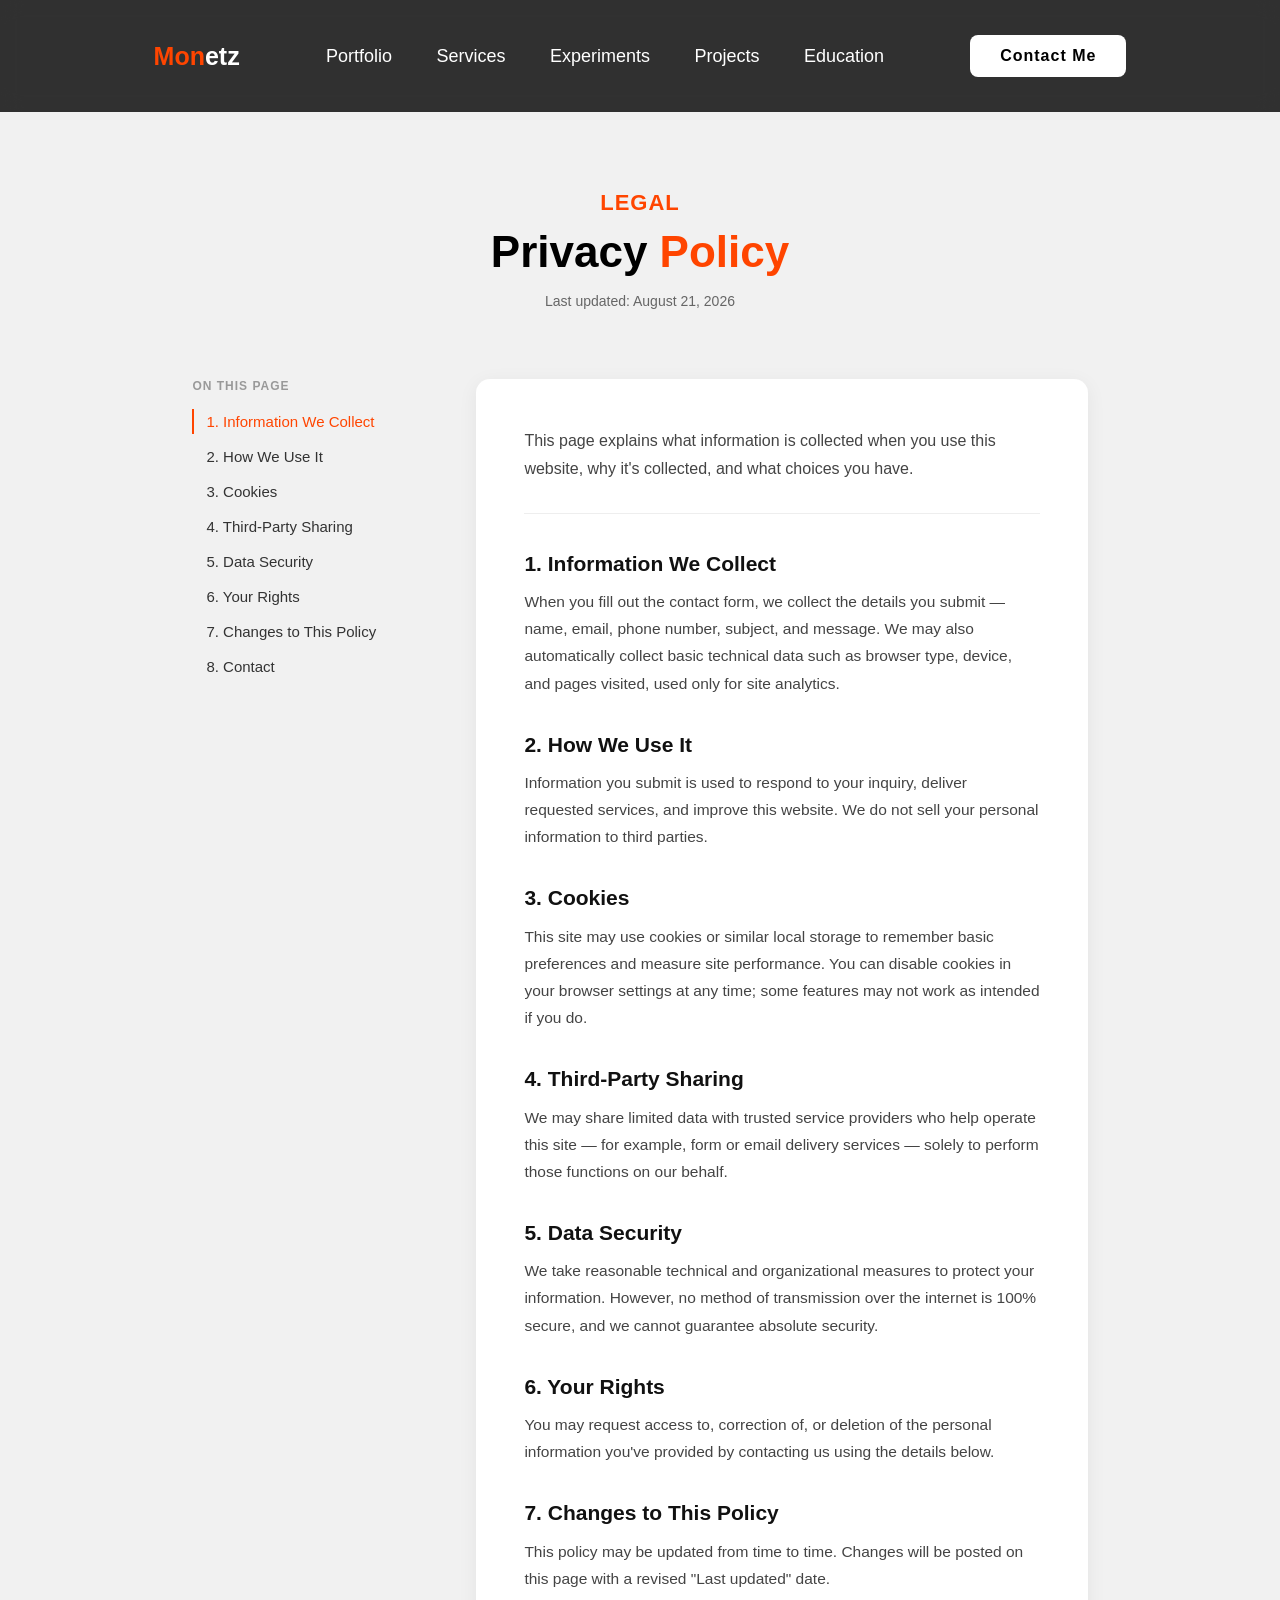
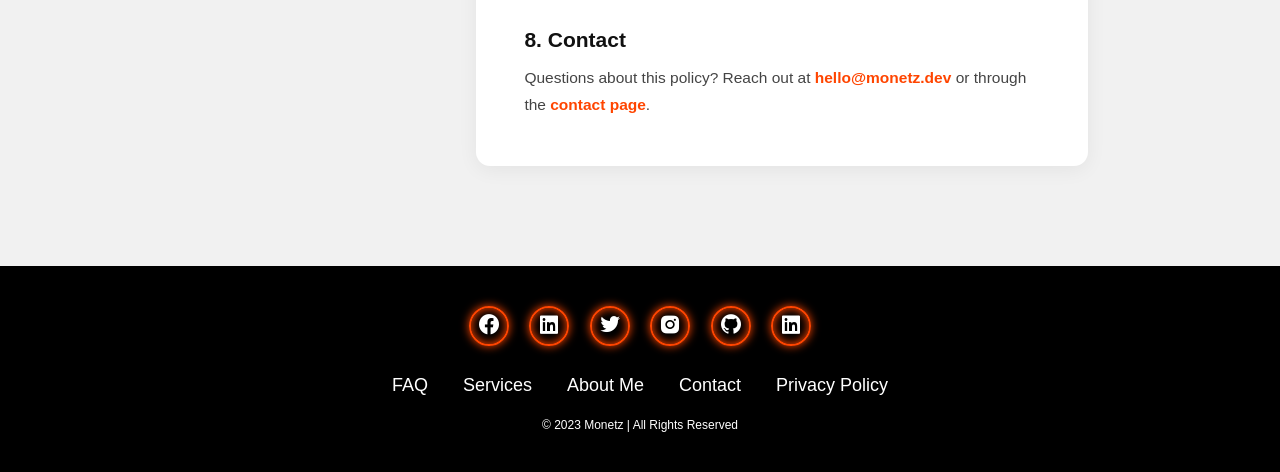
<file: privacy.html>
<!DOCTYPE html>
<html lang="en">
<head>
    <meta charset="UTF-8">
    <meta name="viewport" content="width=device-width, initial-scale=1.0">
    <title>Privacy Policy | Monetz</title>
    <link rel="stylesheet" href="privacy.css">
    <link rel="stylesheet" href="https://unpkg.com/boxicons@2.1.4/css/boxicons.min.css">
</head>
<body>
    <header class="header">
        <a href="#" class="logo"> <span>Mon</span>etz</a>

        <nav class="navbar">
            <a href="index.html">Portfolio</a>
            <a href="services.html">Services</a>
            <a href="experiments.html">Experiments</a>
            <a href="projects.html">Projects</a>
            <a href="education.html">Education</a>
        </nav>

        <a href="contact.html" class="contact">Contact Me</a>
    </header>

<!-- Start -->

<section class="policy-hero">
    <h3>Legal</h3>
    <h1>Privacy <span>Policy</span></h1>
    <p class="updated">Last updated: August 21, 2026</p>
</section>

<section class="policy-body">

    <aside class="policy-toc">
        <span class="toc-label">On this page</span>
        <a href="#collect">1. Information We Collect</a>
        <a href="#use">2. How We Use It</a>
        <a href="#cookies">3. Cookies</a>
        <a href="#sharing">4. Third-Party Sharing</a>
        <a href="#security">5. Data Security</a>
        <a href="#rights">6. Your Rights</a>
        <a href="#changes">7. Changes to This Policy</a>
        <a href="#contact">8. Contact</a>
    </aside>

    <article class="policy-content">

        <p class="intro">This page explains what information is collected when you use this website, why it's collected, and what choices you have.</p>

        <div class="policy-section" id="collect">
            <h2>1. Information We Collect</h2>
            <p>When you fill out the contact form, we collect the details you submit — name, email, phone number, subject, and message. We may also automatically collect basic technical data such as browser type, device, and pages visited, used only for site analytics.</p>
        </div>

        <div class="policy-section" id="use">
            <h2>2. How We Use It</h2>
            <p>Information you submit is used to respond to your inquiry, deliver requested services, and improve this website. We do not sell your personal information to third parties.</p>
        </div>

        <div class="policy-section" id="cookies">
            <h2>3. Cookies</h2>
            <p>This site may use cookies or similar local storage to remember basic preferences and measure site performance. You can disable cookies in your browser settings at any time; some features may not work as intended if you do.</p>
        </div>

        <div class="policy-section" id="sharing">
            <h2>4. Third-Party Sharing</h2>
            <p>We may share limited data with trusted service providers who help operate this site — for example, form or email delivery services — solely to perform those functions on our behalf.</p>
        </div>

        <div class="policy-section" id="security">
            <h2>5. Data Security</h2>
            <p>We take reasonable technical and organizational measures to protect your information. However, no method of transmission over the internet is 100% secure, and we cannot guarantee absolute security.</p>
        </div>

        <div class="policy-section" id="rights">
            <h2>6. Your Rights</h2>
            <p>You may request access to, correction of, or deletion of the personal information you've provided by contacting us using the details below.</p>
        </div>

        <div class="policy-section" id="changes">
            <h2>7. Changes to This Policy</h2>
            <p>This policy may be updated from time to time. Changes will be posted on this page with a revised "Last updated" date.</p>
        </div>

        <div class="policy-section" id="contact">
            <h2>8. Contact</h2>
            <p>Questions about this policy? Reach out at <a href="mailto:hello@monetz.dev">hello@monetz.dev</a> or through the <a href="contact.html">contact page</a>.</p>
        </div>

    </article>

</section>

<!-- End -->

    <footer class="footer">
        <div class="social">
            <a href="#"><i class="bx bxl-facebook-circle"></i></a>
            <a href="#"><i class="bx bxl-linkedin-square"></i></a>
            <a href="#"><i class="bx bxl-twitter"></i></a>
            <a href="#"><i class="bx bxl-instagram-alt"></i></a>
            <a href="YOUR-GITHUB"><i class="bx bxl-github"></i></a>
            <a href="YOUR-LINKEDIN"><i class="bx bxl-linkedin-square"></i></a>
        </div>

        <ul class="list">
            <li>
                <a href="faq.html">FAQ</a>
            </li>
            <li>
                <a href="services.html">Services</a>
            </li>
            <li>
                <a href="about.html">About Me</a>
            </li>
            <li>
                <a href="contact.html">Contact</a>
            </li>
            <li>
                <a href="privacy.html" class="active">Privacy Policy</a>
            </li>
        </ul>

        <p class="copyright">© 2023 Monetz | All Rights Reserved</p>
    </footer>

    <script src="privacy.js"></script>
</body>
</html>
</file>
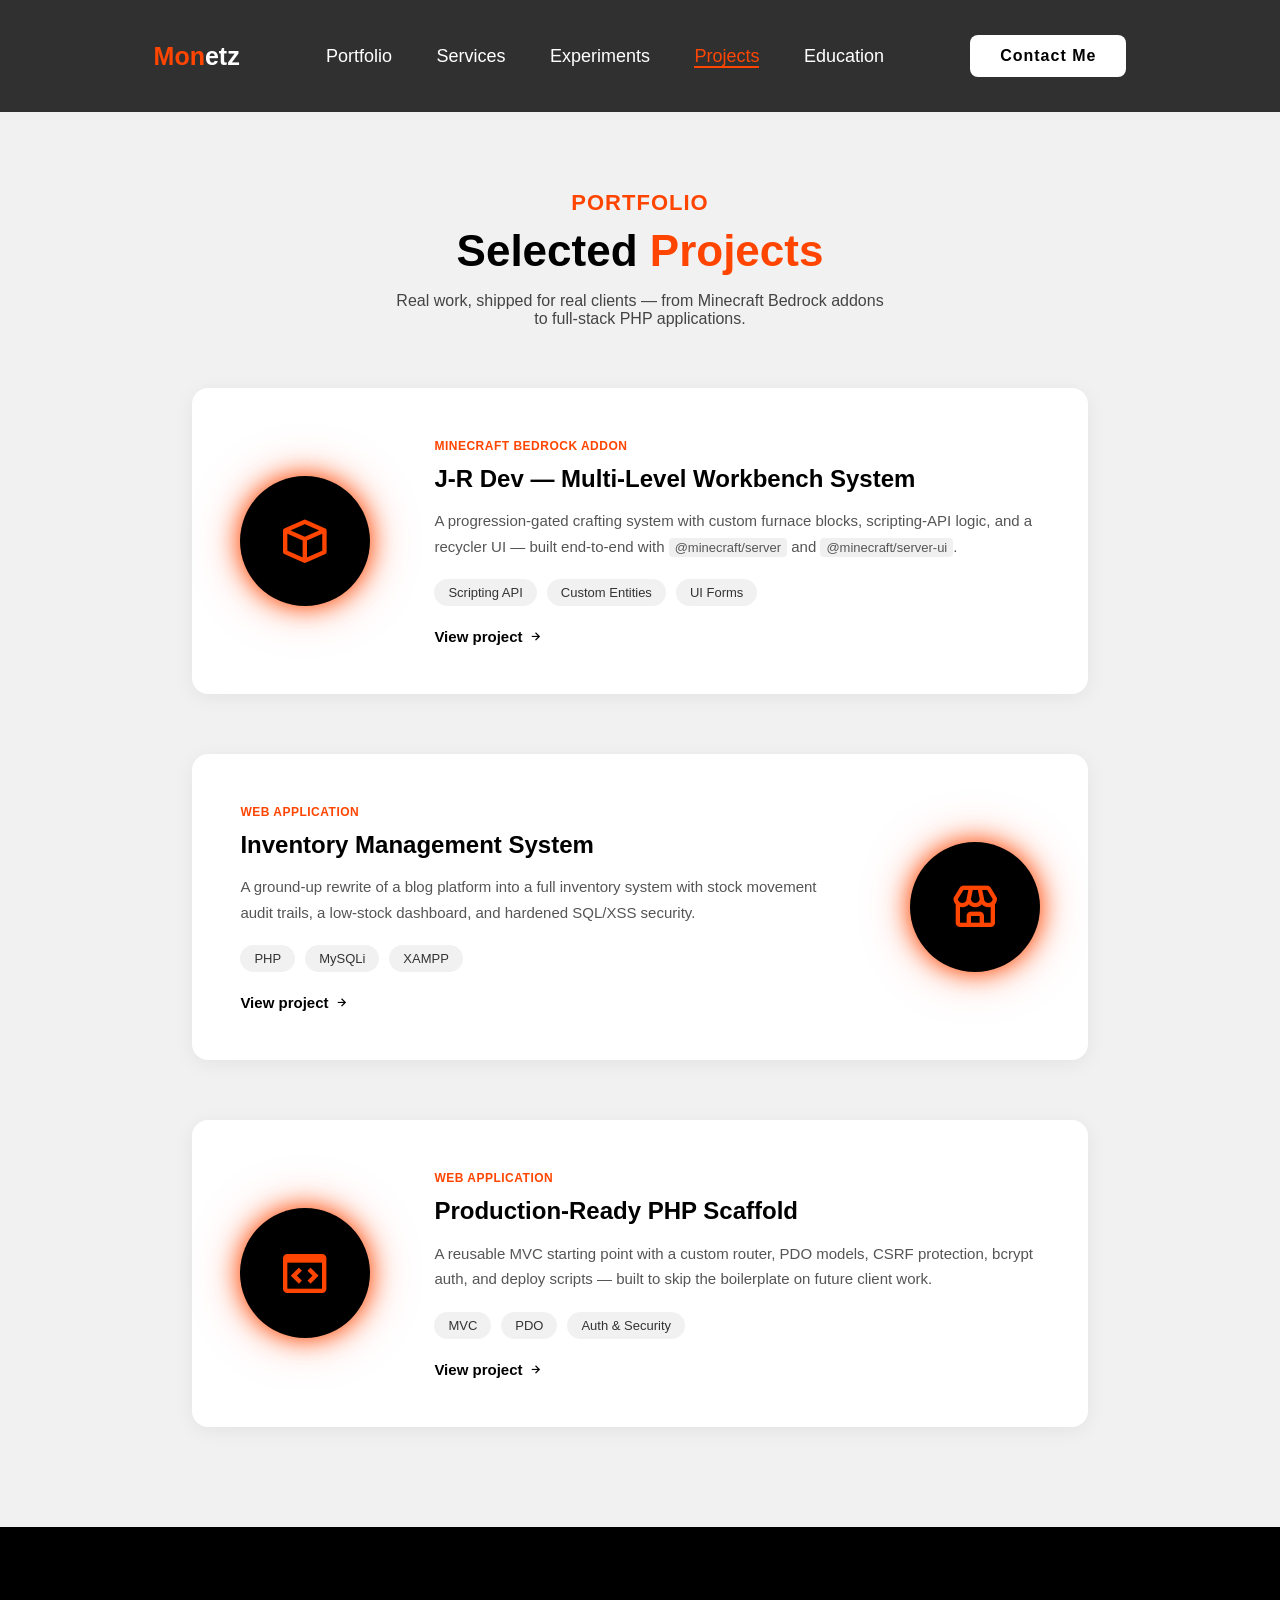
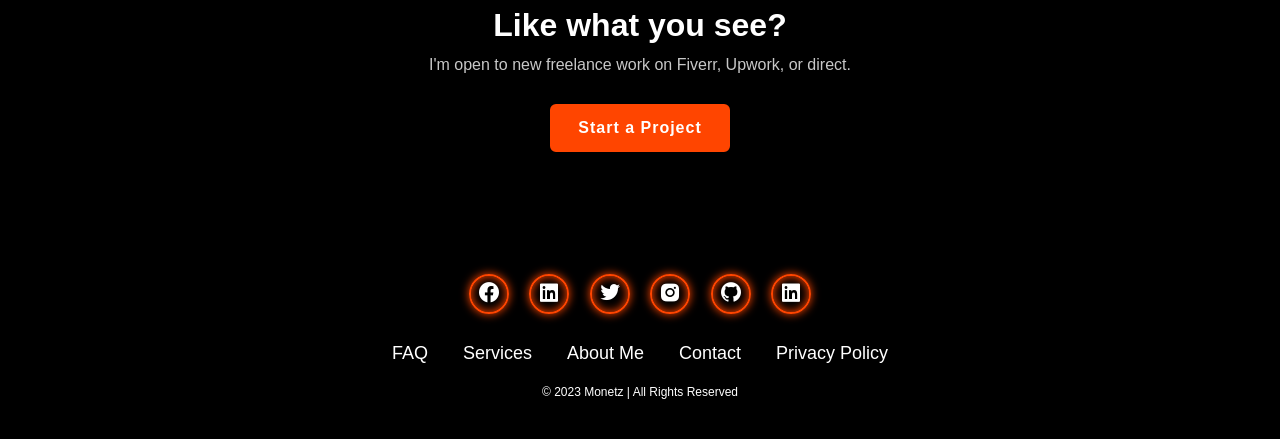
<file: projects.html>
<!DOCTYPE html>
<html lang="en">
<head>
    <meta charset="UTF-8">
    <meta name="viewport" content="width=device-width, initial-scale=1.0">
    <title>Projects | Monetz</title>
    <link rel="stylesheet" href="projects.css">
    <link rel="stylesheet" href="https://unpkg.com/boxicons@2.1.4/css/boxicons.min.css">
</head>
<body>
    <header class="header">
        <a href="#" class="logo"> <span>Mon</span>etz</a>

        <nav class="navbar">
            <a href="index.html">Portfolio</a>
            <a href="services.html">Services</a>
            <a href="experiments.html">Experiments</a>
            <a href="projects.html" class="active">Projects</a>
            <a href="education.html">Education</a>
        </nav>

        <a href="contact.html" class="contact">Contact Me</a>
    </header>

<!-- Start -->

<section class="proj-hero">
    <h3>Portfolio</h3>
    <h1>Selected <span>Projects</span></h1>
    <p>Real work, shipped for real clients — from Minecraft Bedrock addons to full-stack PHP applications.</p>
</section>

<section class="proj-list">

    <div class="proj-card">
        <div class="proj-thumb"><i class='bx bx-cube'></i></div>
        <div class="proj-info">
            <span class="proj-tag">Minecraft Bedrock Addon</span>
            <h3>J-R Dev — Multi-Level Workbench System</h3>
            <p>A progression-gated crafting system with custom furnace blocks, scripting-API logic, and a recycler UI — built end-to-end with <code>@minecraft/server</code> and <code>@minecraft/server-ui</code>.</p>
            <div class="proj-stack">
                <span>Scripting API</span>
                <span>Custom Entities</span>
                <span>UI Forms</span>
            </div>
            <a href="#" class="proj-link">View project <i class='bx bx-right-arrow-alt'></i></a>
        </div>
    </div>

    <div class="proj-card reverse">
        <div class="proj-thumb"><i class='bx bx-store'></i></div>
        <div class="proj-info">
            <span class="proj-tag">Web Application</span>
            <h3>Inventory Management System</h3>
            <p>A ground-up rewrite of a blog platform into a full inventory system with stock movement audit trails, a low-stock dashboard, and hardened SQL/XSS security.</p>
            <div class="proj-stack">
                <span>PHP</span>
                <span>MySQLi</span>
                <span>XAMPP</span>
            </div>
            <a href="#" class="proj-link">View project <i class='bx bx-right-arrow-alt'></i></a>
        </div>
    </div>

    <div class="proj-card">
        <div class="proj-thumb"><i class='bx bx-code-block'></i></div>
        <div class="proj-info">
            <span class="proj-tag">Web Application</span>
            <h3>Production-Ready PHP Scaffold</h3>
            <p>A reusable MVC starting point with a custom router, PDO models, CSRF protection, bcrypt auth, and deploy scripts — built to skip the boilerplate on future client work.</p>
            <div class="proj-stack">
                <span>MVC</span>
                <span>PDO</span>
                <span>Auth & Security</span>
            </div>
            <a href="#" class="proj-link">View project <i class='bx bx-right-arrow-alt'></i></a>
        </div>
    </div>

</section>

<section class="proj-cta">
    <h2>Like what you see?</h2>
    <p>I'm open to new freelance work on Fiverr, Upwork, or direct.</p>
    <a href="contact.html" class="btn-2">Start a Project</a>
</section>

<!-- End -->

    <footer class="footer">
        <div class="social">
            <a href="#"><i class="bx bxl-facebook-circle"></i></a>
            <a href="#"><i class="bx bxl-linkedin-square"></i></a>
            <a href="#"><i class="bx bxl-twitter"></i></a>
            <a href="#"><i class="bx bxl-instagram-alt"></i></a>
            <a href="YOUR-GITHUB"><i class="bx bxl-github"></i></a>
            <a href="YOUR-LINKEDIN"><i class="bx bxl-linkedin-square"></i></a>
        </div>

        <ul class="list">
            <li>
                <a href="faq.html">FAQ</a>
            </li>
            <li>
                <a href="services.html">Services</a>
            </li>
            <li>
                <a href="about.html">About Me</a>
            </li>
            <li>
                <a href="contact.html">Contact</a>
            </li>
            <li>
                <a href="privacy.html">Privacy Policy</a>
            </li>
        </ul>

        <p class="copyright">© 2023 Monetz | All Rights Reserved</p>
    </footer>
</body>
</html>
</file>
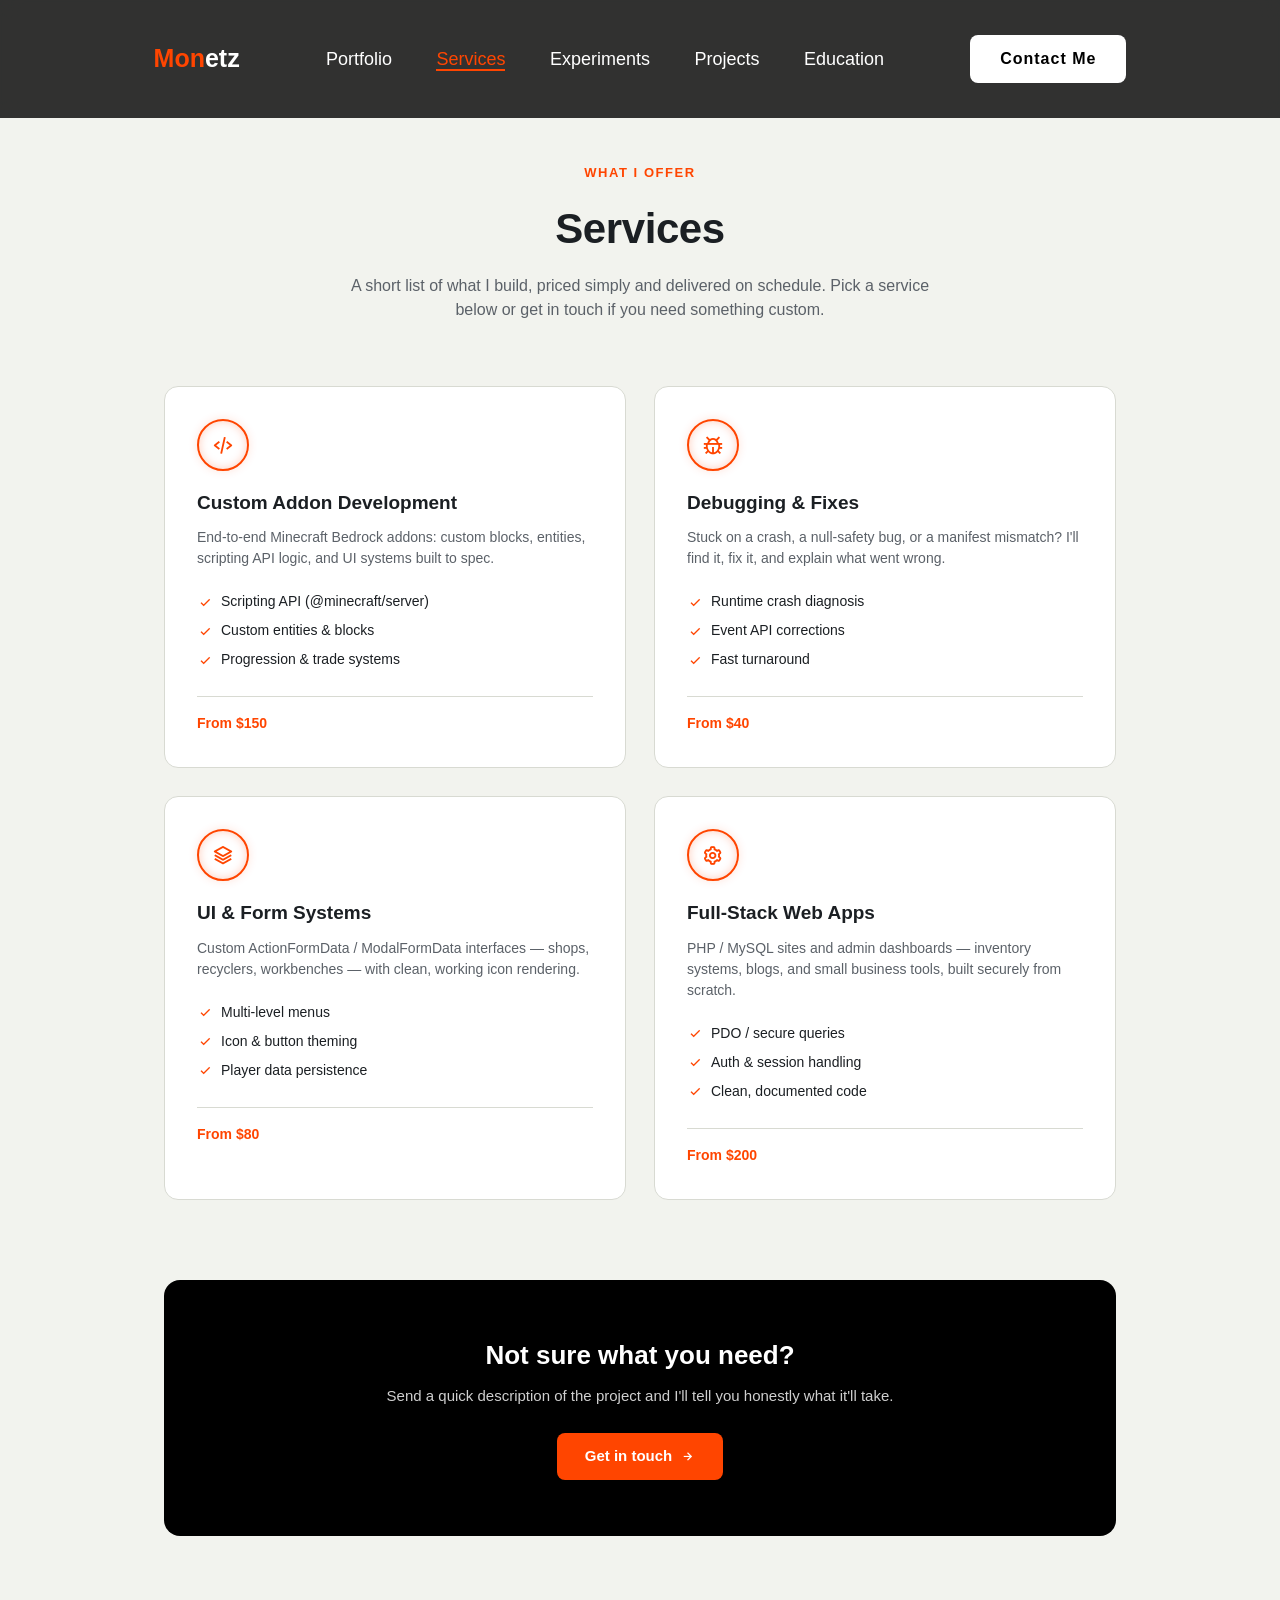
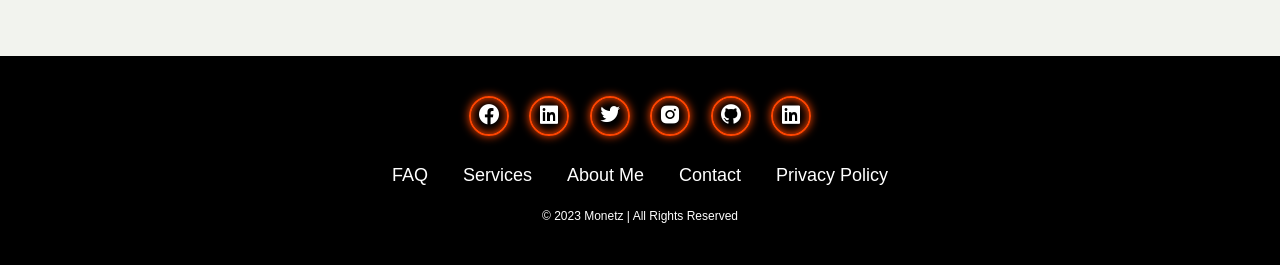
<file: services.html>
<!DOCTYPE html>
<html lang="en">
<head>
    <meta charset="UTF-8">
    <meta name="viewport" content="width=device-width, initial-scale=1.0">
    <title>Services | Monetz</title>
    <link rel="stylesheet" href="services.css">
    <link rel="stylesheet" href="https://unpkg.com/boxicons@2.1.4/css/boxicons.min.css">
</head>
<body>
    <header class="header">
        <a href="#" class="logo"><span>Mon</span>etz</a>
        <nav class="navbar">
            <a href="index.html">Portfolio</a>
            <a href="services.html" class="active">Services</a>
            <a href="experiments.html">Experiments</a>
            <a href="projects.html">Projects</a>
            <a href="education.html">Education</a>
        </nav>
        <a href="contact.html" class="contact">Contact Me</a>
    </header>

<div class="wrap">

<!-- Start -->

<section class="services-hero">
    <span class="eyebrow">What I offer</span>
    <h1>Services</h1>
    <p>A short list of what I build, priced simply and delivered on schedule. Pick a service below or get in touch if you need something custom.</p>
</section>

<section class="services-grid">

    <div class="service-card">
        <div class="icon-circle"><i class='bx bx-code-alt'></i></div>
        <h3>Custom Addon Development</h3>
        <p>End-to-end Minecraft Bedrock addons: custom blocks, entities, scripting API logic, and UI systems built to spec.</p>
        <ul>
            <li><i class='bx bx-check'></i> Scripting API (@minecraft/server)</li>
            <li><i class='bx bx-check'></i> Custom entities & blocks</li>
            <li><i class='bx bx-check'></i> Progression & trade systems</li>
        </ul>
        <span class="price">From $150</span>
    </div>

    <div class="service-card">
        <div class="icon-circle"><i class='bx bx-bug'></i></div>
        <h3>Debugging & Fixes</h3>
        <p>Stuck on a crash, a null-safety bug, or a manifest mismatch? I'll find it, fix it, and explain what went wrong.</p>
        <ul>
            <li><i class='bx bx-check'></i> Runtime crash diagnosis</li>
            <li><i class='bx bx-check'></i> Event API corrections</li>
            <li><i class='bx bx-check'></i> Fast turnaround</li>
        </ul>
        <span class="price">From $40</span>
    </div>

    <div class="service-card">
        <div class="icon-circle"><i class='bx bx-layer'></i></div>
        <h3>UI & Form Systems</h3>
        <p>Custom ActionFormData / ModalFormData interfaces — shops, recyclers, workbenches — with clean, working icon rendering.</p>
        <ul>
            <li><i class='bx bx-check'></i> Multi-level menus</li>
            <li><i class='bx bx-check'></i> Icon & button theming</li>
            <li><i class='bx bx-check'></i> Player data persistence</li>
        </ul>
        <span class="price">From $80</span>
    </div>

    <div class="service-card">
        <div class="icon-circle"><i class='bx bx-cog'></i></div>
        <h3>Full-Stack Web Apps</h3>
        <p>PHP / MySQL sites and admin dashboards — inventory systems, blogs, and small business tools, built securely from scratch.</p>
        <ul>
            <li><i class='bx bx-check'></i> PDO / secure queries</li>
            <li><i class='bx bx-check'></i> Auth & session handling</li>
            <li><i class='bx bx-check'></i> Clean, documented code</li>
        </ul>
        <span class="price">From $200</span>
    </div>

</section>

<section class="services-cta">
    <h2>Not sure what you need?</h2>
    <p>Send a quick description of the project and I'll tell you honestly what it'll take.</p>
    <a href="contact.html" class="contact-btn">Get in touch <i class='bx bx-right-arrow-alt'></i></a>
</section>

<!-- End -->

</div>

<footer class="footer">
    <div class="social">
        <a href="#"><i class="bx bxl-facebook-circle"></i></a>
        <a href="#"><i class="bx bxl-linkedin-square"></i></a>
        <a href="#"><i class="bx bxl-twitter"></i></a>
        <a href="#"><i class="bx bxl-instagram-alt"></i></a>
        <a href="YOUR-GITHUB"><i class="bx bxl-github"></i></a>
        <a href="YOUR-LINKEDIN"><i class="bx bxl-linkedin-square"></i></a>
    </div>

    <ul class="list">
        <li>
            <a href="faq.html">FAQ</a>
        </li>
        <li>
            <a href="services.html">Services</a>
        </li>
        <li>
            <a href="about.html">About Me</a>
        </li>
        <li>
            <a href="contact.html">Contact</a>
        </li>
        <li>
            <a href="privacy.html">Privacy Policy</a>
        </li>
    </ul>

    <p class="copyright">© 2023 Monetz | All Rights Reserved</p>
</footer>

</body>
</html>
</file>
<file: style.css>
* {
  margin: 0;
  padding: 0;
  box-sizing: border-box;
  font-family: "Poppins", sans-serif;
  text-decoration: none;
  list-style: none;
}

.header {
  position: fixed;
  top: 0;
  left: 0;
  width: 100%;
  padding: 35px 12%;
  background: rgba(0, 0, 0, 0.8);
  backdrop-filter: blur(10px);
  display: flex;
  justify-content: space-between;
  align-items: center;
  z-index: 100;
}

.logo {
  font-size: 25px;
  color: white;
  font-weight: 600;
  transition: 0.3s ease;
}

.logo:hover {
  color: orangered;
  text-shadow:
    0 0 25px orangered,
    0 0 50px orangered;
  transform: scale(1.1);
}

span {
  color: orangered;
}

.navbar a {
  font-size: 18px;
  color: white;
  font-weight: 500;
  margin: 0 20px;
  border-bottom: 3px solid transparent;
  transition: 0.3s ease;
}

.navbar a:hover,
.navbar a.active {
  color: orangered;
  border-bottom: 2px solid orangered;
}

.contact {
  padding: 10px 28px;
  background-color: white;
  color: black;
  border: 2px solid transparent;
  border-radius: 8px;
  font-size: 16px;
  letter-spacing: 1px;
  font-weight: 600;
  transition: 0.3s ease;
}

.contact:hover {
  background-color: orangered;
  box-shadow: 0 0 25px orangered;
  color: white;
}

.home {
  width: 100%;
  min-height: 100vh;
  background: rgb(241, 241, 241);
  display: flex;
  align-items: center;
  gap: 7em;
  padding: 30px 12% 0;
}

.home-content {
  max-width: 800px;
}

.home-content h3 {
  font-size: 42px;
}

.home-content h1 {
  font-size: 62px;
  line-height: 1.2;
}

.home-content p {
  font-size: 18px;
  margin: 25px 0 30px;
}

.btn-box {
  width: 345px;
  display: flex;
  gap: 2em;
}

.btn-1 {
  padding: 15px 28px;
  background-color: black;
  color: white;
  border: 2px solid transparent;
  border-radius: 8px;
  font-size: 18px;
  letter-spacing: 1px;
  font-weight: 600;
  transition: 0.3s ease;
  cursor: pointer;
}

.btn-1:hover {
  background-color: white;
  color: black;
  border: 2px solid black;
}

.btn-2 {
  padding: 15px 28px;
  background-color: orangered;
  color: white;
  border: 2px solid black;
  border-radius: 8px;
  font-size: 18px;
  letter-spacing: 1px;
  font-weight: 600;
  transition: 0.3s ease;
  cursor: pointer;
}

.btn-2:hover {
  background-color: white;
  color: orangered;
}

.img-box img {
  border-radius: 50%;
  width: 550px;
}

::-webkit-scrollbar {
  width: 15px;
}

::-webkit-scrollbar-thumb {
  background-color: orangered;
}

::-webkit-scrollbar-track {
  background-color: rgba(0, 0, 0, 0.6);
  width: 50px;
}

.about {
  display: flex;
  justify-content: center;
  align-items: center;
  padding: 12% 8%;
  gap: 10em;
  background: black;
}

.about-img img {
  position: relative;
  width: 550px;
  box-shadow:
    0 0 25px orangered,
    0 0 50px orangered;
  border-radius: 50%;
}

.about-content h2 {
  text-align: left;
  color: white;
  font-size: 42px;
}

.about-content h3 {
  font-size: 62px;
  color: white;
}

.about-content p {
  color: white;
  font-size: 20px;
  margin: 2em 0 3em;
}

.contact-form h2 {
  text-align: center;
  margin-top: 3em;
  margin-bottom: 1em;
  font-size: 36px;
}

.contact-form form {
  max-width: 50em;
  margin: 1rem auto;
  text-align: center;
  margin-bottom: 3em;
}

.contact-form form .input-box {
  display: flex;
  justify-content: center;
  flex-wrap: wrap;
}

.contact-form form .input-box input,
.contact-form form textarea {
  width: 100%;
  padding: 1.5em;
  font-size: 18px;
  color: black;
  background: rgb(241, 241, 241);
  border-radius: 0.8rem;
  margin: 1rem;
  resize: none;
}

.footer {
  position: relative !important;
  bottom: 0 !important;
  width: 100% !important;
  padding: 40px 0 !important;
  background-color: black !important;
}

.footer .social {
  text-align: center !important;
  padding-bottom: 25px !important;
  color: white !important;
}

.footer .social a {
  font-size: 24px !important;
  color: white !important;
  border: 2px solid orangered !important;
  width: 40px !important;
  height: 40px !important;
  line-height: 38px !important;
  display: inline-block !important;
  text-align: center !important;
  border-radius: 50% !important;
  margin: 0 8px !important;
  box-shadow:
    inset 0 0 10px orangered,
    0 0 10px orangered !important;
  transition: 0.3s ease !important;
}

.footer .social a:hover {
  transform: scale(1.2) translateY(-10px) !important;
  color: orangered !important;
  border: 2px solid orangered !important;
}

.footer ul {
  margin-top: 0 !important;
  padding: 0 !important;
  font-size: 18px !important;
  line-height: 1.6 !important;
  margin-bottom: 0 !important;
  text-align: center !important;
}

.footer ul li {
  color: white !important;
  border-bottom: 3px solid transparent !important;
  transition: 0.3s ease !important;
}

.footer ul li a:hover {
  border-bottom: 3px solid orangered !important;
}

.footer ul li {
  display: inline-block !important;
  padding: 0 15px !important;
}

.footer .copyright {
  margin-top: 15px !important;
  text-align: center !important;
  font-size: 12px !important;
  color: white !important;
}

.list a {
  color: white !important;
}

/* =====================================================
   RESPONSIVE — tablets & below (≤ 992px)
   ===================================================== */
@media (max-width: 992px) {
  .header {
    padding: 25px 6%;
  }

  .navbar a {
    margin: 0 12px;
    font-size: 16px;
  }

  .home {
    gap: 3em;
    padding: 120px 6% 40px;
  }

  .home-content h1 {
    font-size: 46px;
  }

  .home-content h3 {
    font-size: 32px;
  }

  .img-box img {
    width: 380px;
  }

  .about {
    gap: 3em;
    padding: 90px 6%;
  }

  .about-img img {
    width: 380px;
  }

  .about-content h3 {
    font-size: 44px;
  }

  .about-content h2 {
    font-size: 32px;
  }
}

/* =====================================================
   RESPONSIVE — small tablets / large phones (≤ 768px)
   ===================================================== */
@media (max-width: 768px) {
  .header {
    flex-direction: column;
    gap: 14px;
    padding: 20px 6%;
    position: fixed;
  }

  .navbar {
    display: flex;
    flex-wrap: wrap;
    justify-content: center;
    gap: 4px;
  }

  .navbar a {
    margin: 4px 10px;
    font-size: 15px;
  }

  .home {
    flex-direction: column;
    text-align: center;
    min-height: unset;
    padding: 190px 6% 60px;
    gap: 2.5em;
  }

  .home-content {
    max-width: 100%;
  }

  .home-content h1 {
    font-size: 36px;
  }

  .home-content h3 {
    font-size: 26px;
  }

  .home-content p {
    font-size: 16px;
  }

  .btn-box {
    width: 100%;
    justify-content: center;
    flex-wrap: wrap;
  }

  .img-box img {
    width: 260px;
  }

  .about {
    flex-direction: column;
    text-align: center;
    padding: 70px 6%;
    gap: 2em;
  }

  .about-img img {
    width: 260px;
  }

  .about-content h2 {
    text-align: center;
    font-size: 26px;
  }

  .about-content h3 {
    font-size: 32px;
  }

  .about-content p {
    font-size: 16px;
    margin: 1.2em 0 2em;
  }

  .contact-form h2 {
    font-size: 28px;
  }

  .contact-form form .input-box input,
  .contact-form form textarea {
    padding: 1em;
    font-size: 16px;
    margin: 0.5rem 0;
  }

  .contact-form form .input-box {
    gap: 10px;
  }
}

/* =====================================================
   RESPONSIVE — phones (≤ 480px, iPhone SE and similar)
   ===================================================== */
@media (max-width: 480px) {
  .header {
    padding: 16px 5%;
  }

  .logo {
    font-size: 21px;
  }

  .navbar a {
    font-size: 13px;
    margin: 3px 6px;
  }

  .contact {
    padding: 8px 18px;
    font-size: 14px;
  }

  .home {
    padding: 210px 6% 50px;
  }

  .home-content h1 {
    font-size: 28px;
    line-height: 1.3;
  }

  .home-content h3 {
    font-size: 22px;
  }

  .home-content p {
    font-size: 14.5px;
    margin: 18px 0 22px;
  }

  .btn-1,
  .btn-2 {
    padding: 12px 20px;
    font-size: 15px;
    flex: 1;
    text-align: center;
  }

  .img-box img {
    width: 200px;
  }

  .about {
    padding: 60px 5%;
  }

  .about-img img {
    width: 200px;
  }

  .about-content h2 {
    font-size: 22px;
  }

  .about-content h3 {
    font-size: 26px;
  }

  .about-content p {
    font-size: 14.5px;
  }

  .contact-form h2 {
    font-size: 24px;
  }

  .footer ul li {
    padding: 0 8px;
    font-size: 14px;
  }

  .footer .social a {
    width: 34px !important;
    height: 34px !important;
    line-height: 30px !important;
    font-size: 18px !important;
  }
}
* {
  margin: 0;
  padding: 0;
  box-sizing: border-box;
  font-family: "Poppins", sans-serif;
  text-decoration: none;
  list-style: none;
}

.header {
  position: fixed;
  top: 0;
  left: 0;
  width: 100%;
  padding: 35px 12%;
  background: rgba(0, 0, 0, 0.8);
  backdrop-filter: blur(10px);
  display: flex;
  justify-content: space-between;
  align-items: center;
  z-index: 100;
}

.logo {
  font-size: 25px;
  color: white;
  font-weight: 600;
  transition: 0.3s ease;
}

.logo:hover {
  color: orangered;
  text-shadow:
    0 0 25px orangered,
    0 0 50px orangered;
  transform: scale(1.1);
}

span {
  color: orangered;
}

.navbar a {
  font-size: 18px;
  color: white;
  font-weight: 500;
  margin: 0 20px;
  border-bottom: 3px solid transparent;
  transition: 0.3s ease;
}

.navbar a:hover,
.navbar a.active {
  color: orangered;
  border-bottom: 2px solid orangered;
}

.contact {
  padding: 10px 28px;
  background-color: white;
  color: black;
  border: 2px solid transparent;
  border-radius: 8px;
  font-size: 16px;
  letter-spacing: 1px;
  font-weight: 600;
  transition: 0.3s ease;
}

.contact:hover {
  background-color: orangered;
  box-shadow: 0 0 25px orangered;
  color: white;
}

.home {
  width: 100%;
  min-height: 100vh;
  background: rgb(241, 241, 241);
  display: flex;
  align-items: center;
  gap: 7em;
  padding: 30px 12% 0;
}

.home-content {
  max-width: 800px;
}

.home-content h3 {
  font-size: 42px;
}

.home-content h1 {
  font-size: 62px;
  line-height: 1.2;
}

.home-content p {
  font-size: 18px;
  margin: 25px 0 30px;
}

.btn-box {
  width: 345px;
  display: flex;
  gap: 2em;
}

.btn-1 {
  padding: 15px 28px;
  background-color: black;
  color: white;
  border: 2px solid transparent;
  border-radius: 8px;
  font-size: 18px;
  letter-spacing: 1px;
  font-weight: 600;
  transition: 0.3s ease;
  cursor: pointer;
}

.btn-1:hover {
  background-color: white;
  color: black;
  border: 2px solid black;
}

.btn-2 {
  padding: 15px 28px;
  background-color: orangered;
  color: white;
  border: 2px solid black;
  border-radius: 8px;
  font-size: 18px;
  letter-spacing: 1px;
  font-weight: 600;
  transition: 0.3s ease;
  cursor: pointer;
}

.btn-2:hover {
  background-color: white;
  color: orangered;
}

.img-box img {
  border-radius: 50%;
  width: 550px;
}

::-webkit-scrollbar {
  width: 15px;
}

::-webkit-scrollbar-thumb {
  background-color: orangered;
}

::-webkit-scrollbar-track {
  background-color: rgba(0, 0, 0, 0.6);
  width: 50px;
}

.about {
  display: flex;
  justify-content: center;
  align-items: center;
  padding: 12% 8%;
  gap: 10em;
  background: black;
}

.about-img img {
  position: relative;
  width: 550px;
  box-shadow:
    0 0 25px orangered,
    0 0 50px orangered;
  border-radius: 50%;
}

.about-content h2 {
  text-align: left;
  color: white;
  font-size: 42px;
}

.about-content h3 {
  font-size: 62px;
  color: white;
}

.about-content p {
  color: white;
  font-size: 20px;
  margin: 2em 0 3em;
}

.contact-form h2 {
  text-align: center;
  margin-top: 3em;
  margin-bottom: 1em;
  font-size: 36px;
}

.contact-form form {
  max-width: 50em;
  margin: 1rem auto;
  text-align: center;
  margin-bottom: 3em;
}

.contact-form form .input-box {
  display: flex;
  justify-content: center;
  flex-wrap: wrap;
}

.contact-form form .input-box input,
.contact-form form textarea {
  width: 100%;
  padding: 1.5em;
  font-size: 18px;
  color: black;
  background: rgb(241, 241, 241);
  border-radius: 0.8rem;
  margin: 1rem;
  resize: none;
}

.footer {
  position: relative !important;
  bottom: 0 !important;
  width: 100% !important;
  padding: 40px 0 !important;
  background-color: black !important;
}

.footer .social {
  text-align: center !important;
  padding-bottom: 25px !important;
  color: white !important;
}

.footer .social a {
  font-size: 24px !important;
  color: white !important;
  border: 2px solid orangered !important;
  width: 40px !important;
  height: 40px !important;
  line-height: 38px !important;
  display: inline-block !important;
  text-align: center !important;
  border-radius: 50% !important;
  margin: 0 8px !important;
  box-shadow:
    inset 0 0 10px orangered,
    0 0 10px orangered !important;
  transition: 0.3s ease !important;
}

.footer .social a:hover {
  transform: scale(1.2) translateY(-10px) !important;
  color: orangered !important;
  border: 2px solid orangered !important;
}

.footer ul {
  margin-top: 0 !important;
  padding: 0 !important;
  font-size: 18px !important;
  line-height: 1.6 !important;
  margin-bottom: 0 !important;
  text-align: center !important;
}

.footer ul li {
  color: white !important;
  border-bottom: 3px solid transparent !important;
  transition: 0.3s ease !important;
}

.footer ul li a:hover {
  border-bottom: 3px solid orangered !important;
}

.footer ul li {
  display: inline-block !important;
  padding: 0 15px !important;
}

.footer .copyright {
  margin-top: 15px !important;
  text-align: center !important;
  font-size: 12px !important;
  color: white !important;
}

.list a {
  color: white !important;
}

/* =====================================================
   RESPONSIVE — tablets & below (≤ 992px)
   ===================================================== */
@media (max-width: 992px) {
  .header {
    padding: 25px 6%;
  }

  .navbar a {
    margin: 0 12px;
    font-size: 16px;
  }

  .home {
    gap: 3em;
    padding: 120px 6% 40px;
  }

  .home-content h1 {
    font-size: 46px;
  }

  .home-content h3 {
    font-size: 32px;
  }

  .img-box img {
    width: 380px;
  }

  .about {
    gap: 3em;
    padding: 90px 6%;
  }

  .about-img img {
    width: 380px;
  }

  .about-content h3 {
    font-size: 44px;
  }

  .about-content h2 {
    font-size: 32px;
  }
}

/* =====================================================
   RESPONSIVE — small tablets / large phones (≤ 768px)
   ===================================================== */
@media (max-width: 768px) {
  .header {
    flex-direction: column;
    gap: 14px;
    padding: 20px 6%;
    position: fixed;
  }

  .navbar {
    display: flex;
    flex-wrap: wrap;
    justify-content: center;
    gap: 4px;
  }

  .navbar a {
    margin: 4px 10px;
    font-size: 15px;
  }

  .home {
    flex-direction: column;
    text-align: center;
    min-height: unset;
    padding: 190px 6% 60px;
    gap: 2.5em;
  }

  .home-content {
    max-width: 100%;
  }

  .home-content h1 {
    font-size: 36px;
  }

  .home-content h3 {
    font-size: 26px;
  }

  .home-content p {
    font-size: 16px;
  }

  .btn-box {
    width: 100%;
    justify-content: center;
    flex-wrap: wrap;
  }

  .img-box img {
    width: 260px;
  }

  .about {
    flex-direction: column;
    text-align: center;
    padding: 70px 6%;
    gap: 2em;
  }

  .about-img img {
    width: 260px;
  }

  .about-content h2 {
    text-align: center;
    font-size: 26px;
  }

  .about-content h3 {
    font-size: 32px;
  }

  .about-content p {
    font-size: 16px;
    margin: 1.2em 0 2em;
  }

  .contact-form h2 {
    font-size: 28px;
  }

  .contact-form form .input-box input,
  .contact-form form textarea {
    padding: 1em;
    font-size: 16px;
    margin: 0.5rem 0;
  }

  .contact-form form .input-box {
    gap: 10px;
  }
}

/* =====================================================
   RESPONSIVE — phones (≤ 480px, iPhone SE and similar)
   ===================================================== */
@media (max-width: 480px) {
  .header {
    padding: 16px 5%;
  }

  .logo {
    font-size: 21px;
  }

  .navbar a {
    font-size: 13px;
    margin: 3px 6px;
  }

  .contact {
    padding: 8px 18px;
    font-size: 14px;
  }

  .home {
    padding: 210px 6% 50px;
  }

  .home-content h1 {
    font-size: 28px;
    line-height: 1.3;
  }

  .home-content h3 {
    font-size: 22px;
  }

  .home-content p {
    font-size: 14.5px;
    margin: 18px 0 22px;
  }

  .btn-1,
  .btn-2 {
    padding: 12px 20px;
    font-size: 15px;
    flex: 1;
    text-align: center;
  }

  .img-box img {
    width: 200px;
  }

  .about {
    padding: 60px 5%;
  }

  .about-img img {
    width: 200px;
  }

  .about-content h2 {
    font-size: 22px;
  }

  .about-content h3 {
    font-size: 26px;
  }

  .about-content p {
    font-size: 14.5px;
  }

  .contact-form h2 {
    font-size: 24px;
  }

  .footer ul li {
    padding: 0 8px;
    font-size: 14px;
  }

  .footer .social a {
    width: 34px !important;
    height: 34px !important;
    line-height: 30px !important;
    font-size: 18px !important;
  }
}
</file>
<file: about.css>
/* =====================================================
   GLOBAL
   ===================================================== */

* {
  margin: 0;
  padding: 0;
  box-sizing: border-box;

  font-family: "Poppins", sans-serif;

  text-decoration: none;
  list-style: none;
}

html {
  scroll-behavior: smooth;
}

body {
  background: rgb(241, 241, 241);

  overflow-x: hidden;
}


/* =====================================================
   HEADER / NAVBAR
   ===================================================== */

.header {
  position: fixed;

  top: 0;
  left: 0;

  width: 100%;

  padding: 35px 12%;

  background: rgba(0, 0, 0, 0.8);

  backdrop-filter: blur(10px);
  -webkit-backdrop-filter: blur(10px);

  display: flex;

  justify-content: space-between;
  align-items: center;

  z-index: 1000;
}

.logo {
  font-size: 25px;

  color: white;

  font-weight: 600;

  transition: 0.3s ease;
}

.logo:hover {
  color: orangered;

  text-shadow:
    0 0 25px orangered,
    0 0 50px orangered;

  transform: scale(1.1);
}

span {
  color: orangered;
}

.navbar a {
  font-size: 18px;

  color: white;

  font-weight: 500;

  margin: 0 20px;

  border-bottom: 3px solid transparent;

  transition: 0.3s ease;
}

.navbar a:hover,
.navbar a.active {
  color: orangered;

  border-bottom: 2px solid orangered;
}

.contact {
  padding: 10px 28px;

  background-color: white;

  color: black;

  border: 2px solid transparent;

  border-radius: 8px;

  font-size: 16px;

  letter-spacing: 1px;

  font-weight: 600;

  transition: 0.3s ease;

  white-space: nowrap;
}

.contact:hover {
  background-color: orangered;

  box-shadow: 0 0 25px orangered;

  color: white;
}


/* =====================================================
   ABOUT HERO
   ===================================================== */

.about-hero {
  width: 100%;

  min-height: 100vh;

  display: flex;

  align-items: center;

  gap: 7em;

  padding: 160px 12% 60px;

  background: rgb(241, 241, 241);
}

.about-hero-img {
  flex-shrink: 0;
}

.about-hero-img img {
  width: 420px;

  max-width: 100%;

  border-radius: 50%;

  box-shadow:
    0 0 25px orangered,
    0 0 50px orangered;
}

.about-hero-content {
  max-width: 700px;
}

.about-hero-content h3 {
  font-size: 32px;
}

.about-hero-content h1 {
  font-size: 48px;

  line-height: 1.25;

  margin: 8px 0 20px;
}

.about-hero-content p {
  font-size: 17px;

  color: #333;

  margin-bottom: 30px;

  line-height: 1.7;
}


/* =====================================================
   HERO BUTTONS
   ===================================================== */

.btn-box {
  display: flex;

  gap: 1.5em;

  flex-wrap: wrap;
}

.btn-1,
.btn-2 {
  display: inline-block;

  padding: 15px 28px;

  border-radius: 8px;

  font-size: 16px;

  letter-spacing: 1px;

  font-weight: 600;

  transition: 0.3s ease;

  cursor: pointer;

  text-align: center;
}

.btn-1 {
  background-color: black;

  color: white;

  border: 2px solid transparent;
}

.btn-1:hover {
  background-color: white;

  color: black;

  border: 2px solid black;
}

.btn-2 {
  background-color: orangered;

  color: white;

  border: 2px solid black;
}

.btn-2:hover {
  background-color: white;

  color: orangered;
}


/* =====================================================
   STATS
   ===================================================== */

.stats {
  display: flex;

  justify-content: center;

  align-items: center;

  text-align: center;

  gap: 6em;

  padding: 60px 8%;

  background: black;
}

.stat {
  min-width: 120px;
}

.stat h2 {
  font-size: 40px;

  color: orangered;

  text-shadow: 0 0 20px orangered;
}

.stat p {
  color: white;

  font-size: 15px;

  margin-top: 8px;

  letter-spacing: 0.5px;
}


/* =====================================================
   SKILLS
   ===================================================== */

.skills {
  padding: 100px 12%;
}

.skills .heading {
  text-align: center;

  font-size: 36px;

  margin-bottom: 60px;
}

.skills-grid {
  width: 100%;

  max-width: 800px;

  margin: 0 auto;

  display: flex;

  flex-direction: column;

  gap: 28px;
}

.skill-top {
  display: flex;

  justify-content: space-between;

  align-items: center;

  gap: 15px;

  font-size: 16px;

  font-weight: 500;

  margin-bottom: 10px;
}

.bar {
  width: 100%;

  height: 10px;

  background: rgb(224, 224, 224);

  border-radius: 10px;

  overflow: hidden;
}

.fill {
  height: 100%;

  background-color: orangered;

  border-radius: 10px;
}


/* =====================================================
   ABOUT CTA
   ===================================================== */

.about-cta {
  text-align: center;

  background: black;

  padding: 80px 8%;
}

.about-cta h2 {
  color: white;

  font-size: 32px;

  margin-bottom: 14px;
}

.about-cta p {
  color: rgb(200, 200, 200);

  font-size: 16px;

  margin-bottom: 28px;

  line-height: 1.6;
}


/* =====================================================
   SCROLLBAR
   ===================================================== */

::-webkit-scrollbar {
  width: 15px;
}

::-webkit-scrollbar-thumb {
  background-color: orangered;
}

::-webkit-scrollbar-track {
  background-color: rgba(0, 0, 0, 0.6);

  width: 50px;
}


/* =====================================================
   FOOTER
   ===================================================== */

.footer {
  position: relative !important;

  bottom: 0 !important;

  width: 100% !important;

  padding: 40px 0 !important;

  background-color: black !important;
}

.footer .social {
  text-align: center !important;

  padding-bottom: 25px !important;

  color: white !important;
}

.footer .social a {
  font-size: 24px !important;

  color: white !important;

  border: 2px solid orangered !important;

  width: 40px !important;

  height: 40px !important;

  line-height: 38px !important;

  display: inline-block !important;

  text-align: center !important;

  border-radius: 50% !important;

  margin: 0 8px !important;

  box-shadow:
    inset 0 0 10px orangered,
    0 0 10px orangered !important;

  transition: 0.3s ease !important;
}

.footer .social a:hover {
  transform: scale(1.2) translateY(-10px) !important;

  color: orangered !important;

  border: 2px solid orangered !important;
}

.footer ul {
  margin-top: 0 !important;

  padding: 0 !important;

  font-size: 18px !important;

  line-height: 1.6 !important;

  margin-bottom: 0 !important;

  text-align: center !important;
}

.footer ul li {
  color: white !important;

  border-bottom: 3px solid transparent !important;

  transition: 0.3s ease !important;

  display: inline-block !important;

  padding: 0 15px !important;
}

.footer ul li a:hover {
  border-bottom: 3px solid orangered !important;
}

.footer .copyright {
  margin-top: 15px !important;

  text-align: center !important;

  font-size: 12px !important;

  color: white !important;
}

.list a {
  color: white !important;
}


/* =====================================================
   RESPONSIVE — TABLETS & SMALL LAPTOPS (≤ 900px)
   ===================================================== */

@media (max-width: 900px) {

  /* ---------- Header ---------- */

  .header {
    padding: 25px 5%;
  }

  .navbar a {
    font-size: 16px;

    margin: 0 10px;
  }

  .contact {
    padding: 9px 20px;

    font-size: 14px;
  }


  /* ---------- About Hero ---------- */

  .about-hero {
    flex-direction: column;

    text-align: center;

    gap: 2.5em;

    padding: 150px 8% 60px;
  }

  .about-hero-img img {
    width: 280px;
  }

  .about-hero-content {
    max-width: 700px;
  }

  .about-hero-content h3 {
    font-size: 27px;
  }

  .about-hero-content h1 {
    font-size: 38px;
  }

  .about-hero-content p {
    font-size: 16px;
  }

  .btn-box {
    justify-content: center;
  }


  /* ---------- Stats ---------- */

  .stats {
    flex-wrap: wrap;

    gap: 2.5em;
  }


  /* ---------- Skills ---------- */

  .skills {
    padding: 80px 8%;
  }

  .skills .heading {
    font-size: 30px;

    margin-bottom: 45px;
  }
}


/* =====================================================
   RESPONSIVE — SMALL TABLETS / LARGE PHONES (≤ 700px)
   ===================================================== */

@media (max-width: 700px) {

  /* ---------- Header ---------- */

  .header {
    padding: 20px 6%;

    flex-wrap: wrap;

    row-gap: 12px;
  }

  .navbar {
    display: flex;

    justify-content: center;

    flex-wrap: wrap;
  }

  .navbar a {
    margin: 0 9px;

    font-size: 15px;
  }


  /* ---------- About Hero ---------- */

  .about-hero {
    padding: 175px 6% 60px;

    gap: 2em;
  }

  .about-hero-img img {
    width: 250px;
  }

  .about-hero-content h3 {
    font-size: 25px;
  }

  .about-hero-content h1 {
    font-size: 34px;

    line-height: 1.2;
  }

  .about-hero-content p {
    font-size: 15px;

    line-height: 1.65;

    margin-bottom: 25px;
  }


  /* ---------- Buttons ---------- */

  .btn-box {
    gap: 12px;
  }

  .btn-1,
  .btn-2 {
    padding: 13px 22px;

    font-size: 14px;
  }


  /* ---------- Stats ---------- */

  .stats {
    padding: 50px 6%;

    gap: 30px;
  }

  .stat {
    min-width: 100px;
  }

  .stat h2 {
    font-size: 34px;
  }

  .stat p {
    font-size: 13px;
  }


  /* ---------- Skills ---------- */

  .skills {
    padding: 70px 6%;
  }

  .skills .heading {
    font-size: 28px;

    margin-bottom: 40px;
  }

  .skills-grid {
    gap: 24px;
  }

  .skill-top {
    font-size: 14px;
  }


  /* ---------- CTA ---------- */

  .about-cta {
    padding: 65px 6%;
  }

  .about-cta h2 {
    font-size: 27px;
  }

  .about-cta p {
    font-size: 14px;
  }
}


/* =====================================================
   RESPONSIVE — PHONES (≤ 480px)
   iPhone SE / iPhone 12 / iPhone 13 / Android
   ===================================================== */

@media (max-width: 480px) {

  /* ---------- Header ---------- */

  .header {
    padding: 14px 16px;

    display: flex;

    flex-wrap: wrap;

    justify-content: space-between;

    align-items: center;

    row-gap: 9px;
  }

  .logo {
    width: auto;

    font-size: 21px;
  }

  /*
     Contact Me stays visible on mobile.
  */

  .contact {
    display: inline-flex;

    align-items: center;

    justify-content: center;

    padding: 8px 14px;

    font-size: 13px;

    letter-spacing: 0.5px;

    border-radius: 7px;

    white-space: nowrap;
  }

  .navbar {
    width: 100%;

    display: flex;

    justify-content: center;

    align-items: center;

    flex-wrap: wrap;

    gap: 4px;
  }

  .navbar a {
    font-size: 13px;

    margin: 2px 6px;

    padding: 2px 3px;
  }


  /* ---------- About Hero ---------- */

  .about-hero {
    min-height: auto;

    padding: 165px 16px 60px;

    gap: 2em;
  }

  .about-hero-img img {
    width: 220px;

    box-shadow:
      0 0 20px orangered,
      0 0 40px orangered;
  }

  .about-hero-content {
    width: 100%;
  }

  .about-hero-content h3 {
    font-size: 21px;

    margin-bottom: 5px;
  }

  .about-hero-content h1 {
    font-size: 29px;

    line-height: 1.2;

    margin: 6px 0 16px;
  }

  .about-hero-content p {
    font-size: 14px;

    line-height: 1.65;

    margin-bottom: 24px;
  }


  /* ---------- Buttons ---------- */

  .btn-box {
    width: 100%;

    display: flex;

    flex-direction: column;

    gap: 10px;
  }

  .btn-1,
  .btn-2 {
    width: 100%;

    padding: 12px 20px;

    font-size: 14px;
  }


  /* ---------- Stats ---------- */

  .stats {
    display: grid;

    grid-template-columns: repeat(2, 1fr);

    gap: 30px 15px;

    padding: 45px 16px;
  }

  .stat {
    min-width: 0;
  }

  .stat h2 {
    font-size: 31px;
  }

  .stat p {
    font-size: 12px;

    margin-top: 5px;
  }


  /* ---------- Skills ---------- */

  .skills {
    padding: 65px 16px;
  }

  .skills .heading {
    font-size: 26px;

    margin-bottom: 38px;
  }

  .skills-grid {
    gap: 22px;
  }

  .skill-top {
    font-size: 13px;

    margin-bottom: 8px;
  }

  .bar {
    height: 8px;
  }


  /* ---------- CTA ---------- */

  .about-cta {
    padding: 55px 16px;
  }

  .about-cta h2 {
    font-size: 23px;

    line-height: 1.3;
  }

  .about-cta p {
    font-size: 13px;

    line-height: 1.6;

    margin-bottom: 24px;
  }


  /* ---------- Footer ---------- */

  .footer {
    padding: 32px 12px !important;
  }

  .footer .social {
    padding-bottom: 20px !important;
  }

  .footer .social a {
    width: 34px !important;

    height: 34px !important;

    line-height: 30px !important;

    font-size: 18px !important;

    margin: 0 4px !important;
  }

  .footer ul {
    font-size: 12px !important;

    line-height: 1.8 !important;
  }

  .footer ul li {
    padding: 0 8px !important;

    font-size: 14px !important;
  }

  .footer .copyright {
    font-size: 10px !important;

    line-height: 1.5 !important;
  }
}


/* =====================================================
   RESPONSIVE — VERY SMALL PHONES (≤ 375px)
   iPhone SE / 320–375px
   ===================================================== */

@media (max-width: 375px) {

  /* ---------- Header ---------- */

  .header {
    padding: 12px 12px;

    row-gap: 8px;
  }

  .logo {
    font-size: 19px;
  }

  .contact {
    padding: 7px 11px;

    font-size: 12px;
  }

  .navbar {
    gap: 2px;
  }

  .navbar a {
    font-size: 11px;

    margin: 2px 4px;

    padding: 2px;
  }


  /* ---------- Hero ---------- */

  .about-hero {
    padding: 150px 14px 50px;

    gap: 1.8em;
  }

  .about-hero-img img {
    width: 190px;
  }

  .about-hero-content h3 {
    font-size: 19px;
  }

  .about-hero-content h1 {
    font-size: 26px;
  }

  .about-hero-content p {
    font-size: 13px;

    line-height: 1.6;
  }


  /* ---------- Buttons ---------- */

  .btn-1,
  .btn-2 {
    padding: 11px 18px;

    font-size: 13px;
  }


  /* ---------- Stats ---------- */

  .stats {
    grid-template-columns: repeat(2, 1fr);

    gap: 25px 10px;

    padding: 40px 12px;
  }

  .stat h2 {
    font-size: 28px;
  }

  .stat p {
    font-size: 11px;
  }


  /* ---------- Skills ---------- */

  .skills {
    padding: 55px 14px;
  }

  .skills .heading {
    font-size: 24px;

    margin-bottom: 32px;
  }

  .skill-top {
    font-size: 12px;
  }

  .bar {
    height: 7px;
  }


  /* ---------- CTA ---------- */

  .about-cta {
    padding: 48px 14px;
  }

  .about-cta h2 {
    font-size: 21px;
  }

  .about-cta p {
    font-size: 12px;
  }


  /* ---------- Footer ---------- */

  .footer {
    padding: 28px 8px !important;
  }

  .footer .social a {
    width: 32px !important;

    height: 32px !important;

    line-height: 28px !important;

    font-size: 17px !important;

    margin: 0 3px !important;
  }

  .footer ul li {
    padding: 0 5px !important;

    font-size: 11px !important;
  }

  .footer .copyright {
    font-size: 9px !important;
  }
}


/* =====================================================
   RESPONSIVE — VERY SMALL DEVICES (≤ 320px)
   ===================================================== */

@media (max-width: 320px) {

  .header {
    padding-left: 8px;

    padding-right: 8px;
  }

  .logo {
    font-size: 18px;
  }

  .contact {
    padding: 6px 9px;

    font-size: 11px;
  }

  .navbar {
    gap: 0;
  }

  .navbar a {
    font-size: 10px;

    margin: 2px 3px;
  }


  /* ---------- Hero ---------- */

  .about-hero {
    padding-left: 12px;

    padding-right: 12px;
  }

  .about-hero-img img {
    width: 170px;
  }

  .about-hero-content h3 {
    font-size: 18px;
  }

  .about-hero-content h1 {
    font-size: 24px;
  }

  .about-hero-content p {
    font-size: 12px;
  }


  /* ---------- Buttons ---------- */

  .btn-1,
  .btn-2 {
    padding: 10px 15px;

    font-size: 12px;
  }


  /* ---------- Stats ---------- */

  .stats {
    padding-left: 10px;

    padding-right: 10px;
  }

  .stat h2 {
    font-size: 25px;
  }

  .stat p {
    font-size: 10px;
  }


  /* ---------- Skills ---------- */

  .skills {
    padding-left: 12px;

    padding-right: 12px;
  }

  .skills .heading {
    font-size: 22px;
  }

  .skill-top {
    font-size: 11px;
  }


  /* ---------- CTA ---------- */

  .about-cta {
    padding-left: 12px;

    padding-right: 12px;
  }

  .about-cta h2 {
    font-size: 20px;
  }


  /* ---------- Footer ---------- */

  .footer ul li {
    padding: 0 3px !important;

    font-size: 10px !important;
  }
}


/* =====================================================
   ACCESSIBILITY — REDUCED MOTION
   ===================================================== */

@media (prefers-reduced-motion: reduce) {

  html {
    scroll-behavior: auto;
  }

  .logo,
  .navbar a,
  .contact,
  .btn-1,
  .btn-2,
  .footer .social a {
    transition: none;
  }
}
</file>
<file: contact.css>
* {
    margin: 0;
    padding: 0;
    box-sizing: border-box;
    font-family: 'Poppins', sans-serif;
    text-decoration: none;
    list-style: none;
}

body {
    background: rgb(241, 241, 241);
}

.header {
    position: fixed;
    top: 0;
    left: 0;
    width: 100%;
    padding: 35px 12%;
    background: rgba(0, 0, 0, 0.8);
    backdrop-filter: blur(10px);
    display: flex;
    justify-content: space-between;
    align-items: center;
    z-index: 100;
}

.logo {
    font-size: 25px;
    color: white;
    font-weight: 600;
    transition: 0.3s ease;
}

.logo:hover {
    color: orangered;
    text-shadow: 0 0 25px orangered,
                0 0 50px orangered;
    transform: scale(1.1);
}

span {
    color: orangered;
}

.navbar a {
    font-size: 18px;
    color: white;
    font-weight: 500;
    margin: 0 20px;
    border-bottom: 3px solid transparent;
    transition: 0.3s ease;
}

.navbar a:hover,
.navbar a.active {
    color: orangered;
    border-bottom: 2px solid orangered;
}

.contact {
    padding: 10px 28px;
    background-color: white;
    color: black;
    border: 2px solid transparent;
    border-radius: 8px;
    font-size: 16px;
    letter-spacing: 1px;
    font-weight: 600;
    transition: 0.3s ease;
}

.contact:hover {
    background-color: orangered;
    box-shadow: 0 0 25px orangered;
    color: white;
}

/* ---------- Contact: Start ---------- */

.contact-hero {
    text-align: center;
    max-width: 700px;
    margin: 0 auto;
    padding: 190px 8% 60px;
}

.contact-hero h3 {
    font-size: 26px;
}

.contact-hero h1 {
    font-size: 46px;
    margin: 10px 0 20px;
    line-height: 1.25;
}

.contact-hero p {
    font-size: 17px;
    color: #333;
}

.contact-info {
    display: flex;
    justify-content: center;
    gap: 2.5em;
    flex-wrap: wrap;
    padding: 0 8% 80px;
}

.info-card {
    background: white;
    border-radius: 14px;
    padding: 36px 30px;
    width: 260px;
    text-align: center;
    box-shadow: 0 4px 20px rgba(0, 0, 0, 0.06);
    transition: 0.3s ease;
}

.info-card:hover {
    transform: translateY(-6px);
    box-shadow: 0 0 25px rgba(255, 69, 0, 0.2);
}

.info-card i {
    font-size: 34px;
    color: orangered;
    margin-bottom: 14px;
    display: inline-block;
}

.info-card h4 {
    font-size: 18px;
    margin-bottom: 8px;
}

.info-card p {
    color: #555;
    font-size: 15px;
}

.contact-form {
    background: black;
    padding: 20px 8% 100px;
}

.contact-form .contact-me {
    text-align: center;
    color: white;
    margin-top: 3em;
    margin-bottom: 1em;
    font-size: 36px;
}

.contact-form form {
    max-width: 50em;
    margin: 1rem auto;
    text-align: center;
    margin-bottom: 3em;
}

.contact-form form .input-box {
    display: flex;
    justify-content: center;
    flex-wrap: wrap;
}

.contact-form form .input-box input,
.contact-form form textarea {
    width: 100%;
    padding: 1.5em;
    font-size: 18px;
    color: black;
    background: rgb(241, 241, 241);
    border-radius: .8rem;
    margin: 1rem;
    resize: none;
    border: none;
    outline: none;
    font-family: inherit;
}

.btn-1 {
    padding: 15px 28px;
    background-color: orangered;
    color: white;
    border: 2px solid transparent;
    border-radius: 8px;
    font-size: 18px;
    letter-spacing: 1px;
    font-weight: 600;
    transition: 0.3s ease;
    cursor: pointer;
}

.btn-1:hover {
    background-color: white;
    color: orangered;
    border: 2px solid orangered;
}

.form-status {
    color: orangered;
    margin-top: 1.2em;
    font-size: 15px;
    min-height: 20px;
}

/* ---------- Contact: End ---------- */

::-webkit-scrollbar {
    width: 15px;
}

::-webkit-scrollbar-thumb {
    background-color: orangered;
}

::-webkit-scrollbar-track {
    background-color: rgba(0, 0, 0, 0.6);
    width: 50px;
}

/* ---------- Footer ---------- */

.footer {
    position: relative !important;
    bottom: 0 !important;
    width: 100% !important;
    padding: 40px 0 !important;
    background-color: black !important;
}

.footer .social {
    text-align: center !important;
    padding-bottom: 25px !important;
    color: white !important;
}

.footer .social a{
    font-size: 24px !important;
    color: white !important;
    border: 2px solid orangered !important;
    width: 40px !important;
    height: 40px !important;
    line-height: 38px !important;
    display: inline-block !important;
    text-align: center !important;
    border-radius: 50% !important;
    margin: 0 8px !important;
    box-shadow: inset 0 0 10px orangered, 0 0 10px orangered !important;
    transition: 0.3s ease !important;
}

.footer .social a:hover {
    transform: scale(1.2) translateY(-10px) !important;
    color: orangered !important;
    border: 2px solid orangered !important;
}

.footer ul {
    margin-top: 0 !important;
    padding: 0 !important;
    font-size: 18px !important;
    line-height: 1.6 !important;
    margin-bottom: 0 !important;
    text-align: center !important;
}

.footer ul li {
    color: white !important;
    border-bottom: 3px solid transparent !important;
    transition: 0.3s ease !important;
}

.footer ul li a:hover {
    border-bottom: 3px solid orangered !important;
}

.footer ul li {
    display: inline-block !important;
    padding: 0 15px !important;
}

.footer .copyright {
    margin-top: 15px !important;
    text-align: center !important;
    font-size: 12px !important;
    color: white !important;
}

.list a {
    color: white !important;
}

@media (max-width: 700px) {
    .contact-hero {
        padding: 160px 6% 50px;
    }
    .contact-hero h1 {
        font-size: 32px;
    }
    .contact-info {
        gap: 1.5em;
    }
    .info-card {
        width: 100%;
        max-width: 320px;
    }
}

/* =====================================================
   RESPONSIVE — phones (≤ 480px, iPhone SE and similar)
   ===================================================== */
@media (max-width: 480px) {
    .header {
        flex-direction: column;
        gap: 12px;
        padding: 16px 5%;
    }

    .logo {
        font-size: 21px;
    }

    .navbar {
        display: flex;
        flex-wrap: wrap;
        justify-content: center;
    }

    .navbar a {
        font-size: 13px;
        margin: 3px 6px;
    }

    .contact {
        padding: 8px 18px;
        font-size: 14px;
    }

    .contact-hero {
        padding: 190px 5% 30px;
    }

    .contact-hero h3 {
        font-size: 20px;
    }

    .contact-hero h1 {
        font-size: 26px;
        margin: 8px 0 14px;
    }

    .contact-hero p {
        font-size: 14.5px;
    }

    .contact-info {
        gap: 1em;
        padding: 0 5% 50px;
    }

    .info-card {
        padding: 26px 22px;
    }

    .info-card i {
        font-size: 28px;
    }

    .info-card h4 {
        font-size: 16px;
    }

    .info-card p {
        font-size: 14px;
    }

    .contact-form {
        padding: 10px 5% 60px;
    }

    .contact-form .contact-me {
        font-size: 26px;
        margin-top: 2em;
    }

    .contact-form form .input-box input,
    .contact-form form textarea {
        padding: 1em;
        font-size: 15px;
        margin: 0.5rem 0;
    }

    .contact-form form .input-box {
        gap: 10px;
    }

    .btn-1 {
        width: 100%;
        padding: 13px 22px;
        font-size: 15px;
    }

    .footer ul li {
        padding: 0 8px !important;
        font-size: 14px !important;
    }

    .footer .social a {
        width: 34px !important;
        height: 34px !important;
        line-height: 30px !important;
        font-size: 18px !important;
    }
}
</file>
<file: education.css>
* {
    margin: 0;
    padding: 0;
    box-sizing: border-box;
    font-family: 'Poppins', sans-serif;
    text-decoration: none;
    list-style: none;
}

body {
    background: rgb(241, 241, 241);
}

.header {
    position: fixed;
    top: 0;
    left: 0;
    width: 100%;
    padding: 35px 12%;
    background: rgba(0, 0, 0, 0.8);
    backdrop-filter: blur(10px);
    display: flex;
    justify-content: space-between;
    align-items: center;
    z-index: 100;
}

.logo {
    font-size: 25px;
    color: white;
    font-weight: 600;
    transition: 0.3s ease;
}

.logo:hover {
    color: orangered;
    text-shadow: 0 0 25px orangered,
                0 0 50px orangered;
    transform: scale(1.1);
}

span {
    color: orangered;
}

.navbar a {
    font-size: 18px;
    color: white;
    font-weight: 500;
    margin: 0 20px;
    border-bottom: 3px solid transparent;
    transition: 0.3s ease;
}

.navbar a:hover,
.navbar a.active {
    color: orangered;
    border-bottom: 2px solid orangered;
}

.contact {
    padding: 10px 28px;
    background-color: white;
    color: black;
    border: 2px solid transparent;
    border-radius: 8px;
    font-size: 16px;
    letter-spacing: 1px;
    font-weight: 600;
    transition: 0.3s ease;
}

.contact:hover {
    background-color: orangered;
    box-shadow: 0 0 25px orangered;
    color: white;
}

/* ---------- Education: Start ---------- */

.edu-hero {
    text-align: center;
    max-width: 700px;
    margin: 0 auto;
    padding: 190px 8% 70px;
}

.edu-hero h3 {
    font-size: 22px;
    color: orangered;
    letter-spacing: 1px;
    text-transform: uppercase;
    font-weight: 600;
}

.edu-hero h1 {
    font-size: 44px;
    margin: 10px 0 16px;
}

.edu-hero p {
    color: #444;
    font-size: 16px;
}

.edu-timeline {
    max-width: 760px;
    margin: 0 auto;
    padding: 0 8% 100px;
    position: relative;
}

.edu-timeline::before {
    content: "";
    position: absolute;
    left: calc(8% + 27px);
    top: 6px;
    bottom: 60px;
    width: 2px;
    background: repeating-linear-gradient(
        to bottom,
        rgb(210, 210, 210) 0,
        rgb(210, 210, 210) 6px,
        transparent 6px,
        transparent 12px
    );
}

.edu-item {
    display: flex;
    gap: 28px;
    margin-bottom: 46px;
    position: relative;
}

.edu-item:last-child {
    margin-bottom: 0;
}

.edu-dot {
    flex-shrink: 0;
    width: 56px;
    height: 56px;
    border-radius: 50%;
    background: black;
    color: orangered;
    display: flex;
    align-items: center;
    justify-content: center;
    font-size: 24px;
    box-shadow: 0 0 15px rgba(255, 69, 0, 0.35);
    z-index: 1;
}

.edu-card {
    flex: 1;
    background: white;
    border-radius: 14px;
    padding: 30px 32px;
    box-shadow: 0 4px 20px rgba(0, 0, 0, 0.06);
    transition: 0.3s ease;
}

.edu-card:hover {
    box-shadow: 0 0 25px rgba(255, 69, 0, 0.15);
}

.edu-date {
    display: inline-block;
    font-size: 12px;
    font-weight: 700;
    letter-spacing: 0.5px;
    text-transform: uppercase;
    color: orangered;
    margin-bottom: 10px;
}

.edu-card h3 {
    font-size: 20px;
    margin-bottom: 4px;
}

.edu-role {
    color: #777;
    font-size: 14px;
    font-weight: 500;
    margin-bottom: 14px;
}

.edu-card p:not(.edu-role) {
    color: #555;
    font-size: 15px;
    line-height: 1.7;
}

.edu-cta {
    text-align: center;
    background: black;
    padding: 80px 8%;
}

.edu-cta h2 {
    color: white;
    font-size: 32px;
    margin-bottom: 12px;
}

.edu-cta p {
    color: rgb(200, 200, 200);
    font-size: 16px;
    margin-bottom: 28px;
}

.btn-2 {
    display: inline-block;
    padding: 15px 28px;
    background-color: orangered;
    color: white;
    border: 2px solid black;
    border-radius: 8px;
    font-size: 16px;
    letter-spacing: 1px;
    font-weight: 600;
    transition: 0.3s ease;
    cursor: pointer;
}

.btn-2:hover {
    background-color: white;
    color: orangered;
}

/* ---------- Education: End ---------- */

::-webkit-scrollbar {
    width: 15px;
}

::-webkit-scrollbar-thumb {
    background-color: orangered;
}

::-webkit-scrollbar-track {
    background-color: rgba(0, 0, 0, 0.6);
    width: 50px;
}

/* ---------- Footer ---------- */

.footer {
    position: relative !important;
    bottom: 0 !important;
    width: 100% !important;
    padding: 40px 0 !important;
    background-color: black !important;
}

.footer .social {
    text-align: center !important;
    padding-bottom: 25px !important;
    color: white !important;
}

.footer .social a{
    font-size: 24px !important;
    color: white !important;
    border: 2px solid orangered !important;
    width: 40px !important;
    height: 40px !important;
    line-height: 38px !important;
    display: inline-block !important;
    text-align: center !important;
    border-radius: 50% !important;
    margin: 0 8px !important;
    box-shadow: inset 0 0 10px orangered, 0 0 10px orangered !important;
    transition: 0.3s ease !important;
}

.footer .social a:hover {
    transform: scale(1.2) translateY(-10px) !important;
    color: orangered !important;
    border: 2px solid orangered !important;
}

.footer ul {
    margin-top: 0 !important;
    padding: 0 !important;
    font-size: 18px !important;
    line-height: 1.6 !important;
    margin-bottom: 0 !important;
    text-align: center !important;
}

.footer ul li {
    color: white !important;
    border-bottom: 3px solid transparent !important;
    transition: 0.3s ease !important;
}

.footer ul li a:hover {
    border-bottom: 3px solid orangered !important;
}

.footer ul li {
    display: inline-block !important;
    padding: 0 15px !important;
}

.footer .copyright {
    margin-top: 15px !important;
    text-align: center !important;
    font-size: 12px !important;
    color: white !important;
}

.list a {
    color: white !important;
}

@media (max-width: 700px) {
    .edu-hero {
        padding: 160px 6% 50px;
    }
    .edu-hero h1 {
        font-size: 30px;
    }
    .edu-timeline {
        padding: 0 6% 80px;
    }
    .edu-timeline::before {
        left: 27px;
    }
    .edu-card {
        padding: 24px 22px;
    }
}

/* =====================================================
   RESPONSIVE — phones (≤ 480px, iPhone SE and similar)
   ===================================================== */
@media (max-width: 480px) {
    .header {
        flex-direction: column;
        gap: 12px;
        padding: 16px 5%;
    }

    .logo {
        font-size: 21px;
    }

    .navbar {
        display: flex;
        flex-wrap: wrap;
        justify-content: center;
    }

    .navbar a {
        font-size: 13px;
        margin: 3px 6px;
    }

    .contact {
        padding: 8px 18px;
        font-size: 14px;
    }

    .edu-hero {
        padding: 190px 5% 40px;
    }

    .edu-hero h3 {
        font-size: 18px;
    }

    .edu-hero h1 {
        font-size: 24px;
        margin: 8px 0 12px;
    }

    .edu-hero p {
        font-size: 14px;
    }

    .edu-timeline {
        padding: 0 5% 60px;
    }

    .edu-timeline::before {
        left: 19px;
    }

    .edu-item {
        gap: 16px;
        margin-bottom: 30px;
    }

    .edu-dot {
        width: 40px;
        height: 40px;
        font-size: 18px;
    }

    .edu-card {
        padding: 20px 18px;
        border-radius: 12px;
    }

    .edu-date {
        font-size: 11px;
    }

    .edu-card h3 {
        font-size: 17px;
    }

    .edu-role {
        font-size: 13px;
        margin-bottom: 10px;
    }

    .edu-card p:not(.edu-role) {
        font-size: 13.5px;
    }

    .edu-cta {
        padding: 50px 6%;
    }

    .edu-cta h2 {
        font-size: 22px;
    }

    .edu-cta p {
        font-size: 14px;
        margin-bottom: 20px;
    }

    .btn-2 {
        padding: 12px 22px;
        font-size: 14px;
        width: 100%;
        text-align: center;
    }

    .footer ul li {
        padding: 0 8px !important;
        font-size: 14px !important;
    }

    .footer .social a {
        width: 34px !important;
        height: 34px !important;
        line-height: 30px !important;
        font-size: 18px !important;
    }
}
</file>
<file: experiments.css>
* {
    margin: 0;
    padding: 0;
    box-sizing: border-box;
    font-family: 'Poppins', sans-serif;
    text-decoration: none;
    list-style: none;
}

body {
    background: rgb(241, 241, 241);
}

.header {
    position: fixed;
    top: 0;
    left: 0;
    width: 100%;
    padding: 35px 12%;
    background: rgba(0, 0, 0, 0.8);
    backdrop-filter: blur(10px);
    display: flex;
    justify-content: space-between;
    align-items: center;
    z-index: 100;
}

.logo {
    font-size: 25px;
    color: white;
    font-weight: 600;
    transition: 0.3s ease;
}

.logo:hover {
    color: orangered;
    text-shadow: 0 0 25px orangered,
                0 0 50px orangered;
    transform: scale(1.1);
}

span {
    color: orangered;
}

.navbar a {
    font-size: 18px;
    color: white;
    font-weight: 500;
    margin: 0 20px;
    border-bottom: 3px solid transparent;
    transition: 0.3s ease;
}

.navbar a:hover,
.navbar a.active {
    color: orangered;
    border-bottom: 2px solid orangered;
}

.contact {
    padding: 10px 28px;
    background-color: white;
    color: black;
    border: 2px solid transparent;
    border-radius: 8px;
    font-size: 16px;
    letter-spacing: 1px;
    font-weight: 600;
    transition: 0.3s ease;
}

.contact:hover {
    background-color: orangered;
    box-shadow: 0 0 25px orangered;
    color: white;
}

/* ---------- Experiments: Start ---------- */

.exp-hero {
    text-align: center;
    max-width: 700px;
    margin: 0 auto;
    padding: 190px 8% 40px;
}

.exp-hero h3 {
    font-size: 22px;
    color: orangered;
    letter-spacing: 1px;
    text-transform: uppercase;
    font-weight: 600;
}

.exp-hero h1 {
    font-size: 44px;
    margin: 10px 0 16px;
}

.exp-hero p {
    color: #444;
    font-size: 16px;
}

.exp-filters {
    display: flex;
    justify-content: center;
    gap: 14px;
    flex-wrap: wrap;
    padding: 0 8% 50px;
}

.filter-btn {
    padding: 10px 22px;
    background: white;
    color: #333;
    border: 2px solid #ddd;
    border-radius: 30px;
    font-size: 14px;
    font-weight: 600;
    font-family: inherit;
    cursor: pointer;
    transition: 0.25s ease;
}

.filter-btn:hover {
    border-color: orangered;
    color: orangered;
}

.filter-btn.active {
    background: black;
    color: white;
    border-color: black;
}

.exp-grid {
    max-width: 1200px;
    margin: 0 auto;
    display: grid;
    grid-template-columns: repeat(3, 1fr);
    gap: 28px;
    padding: 0 8% 40px;
}

.exp-card {
    background: white;
    border-radius: 14px;
    padding: 32px;
    box-shadow: 0 4px 20px rgba(0, 0, 0, 0.06);
    transition: 0.3s ease;
}

.exp-card.hidden {
    display: none;
}

.exp-card:hover {
    transform: translateY(-6px);
    box-shadow: 0 0 25px rgba(255, 69, 0, 0.18);
}

.exp-thumb {
    width: 54px;
    height: 54px;
    border-radius: 50%;
    background: black;
    color: orangered;
    display: flex;
    align-items: center;
    justify-content: center;
    font-size: 24px;
    margin-bottom: 16px;
    box-shadow: 0 0 15px rgba(255, 69, 0, 0.3);
}

.exp-tag {
    display: inline-block;
    font-size: 11px;
    font-weight: 700;
    letter-spacing: 0.5px;
    text-transform: uppercase;
    color: orangered;
    margin-bottom: 10px;
}

.exp-card h3 {
    font-size: 18px;
    margin-bottom: 10px;
}

.exp-card p {
    color: #555;
    font-size: 14px;
    margin-bottom: 20px;
}

.exp-link {
    display: inline-flex;
    align-items: center;
    gap: 6px;
    color: black;
    font-weight: 600;
    font-size: 14px;
    transition: 0.25s ease;
}

.exp-link:hover {
    color: orangered;
    gap: 10px;
}

.exp-empty {
    display: none;
    text-align: center;
    color: #777;
    padding: 30px 0 100px;
    font-size: 15px;
}

.exp-empty.visible {
    display: block;
}

/* ---------- Experiments: End ---------- */

::-webkit-scrollbar {
    width: 15px;
}

::-webkit-scrollbar-thumb {
    background-color: orangered;
}

::-webkit-scrollbar-track {
    background-color: rgba(0, 0, 0, 0.6);
    width: 50px;
}

/* ---------- Footer ---------- */

.footer {
    position: relative !important;
    bottom: 0 !important;
    width: 100% !important;
    padding: 40px 0 !important;
    background-color: black !important;
}

.footer .social {
    text-align: center !important;
    padding-bottom: 25px !important;
    color: white !important;
}

.footer .social a{
    font-size: 24px !important;
    color: white !important;
    border: 2px solid orangered !important;
    width: 40px !important;
    height: 40px !important;
    line-height: 38px !important;
    display: inline-block !important;
    text-align: center !important;
    border-radius: 50% !important;
    margin: 0 8px !important;
    box-shadow: inset 0 0 10px orangered, 0 0 10px orangered !important;
    transition: 0.3s ease !important;
}

.footer .social a:hover {
    transform: scale(1.2) translateY(-10px) !important;
    color: orangered !important;
    border: 2px solid orangered !important;
}

.footer ul {
    margin-top: 0 !important;
    padding: 0 !important;
    font-size: 18px !important;
    line-height: 1.6 !important;
    margin-bottom: 0 !important;
    text-align: center !important;
}

.footer ul li {
    color: white !important;
    border-bottom: 3px solid transparent !important;
    transition: 0.3s ease !important;
}

.footer ul li a:hover {
    border-bottom: 3px solid orangered !important;
}

.footer ul li {
    display: inline-block !important;
    padding: 0 15px !important;
}

.footer .copyright {
    margin-top: 15px !important;
    text-align: center !important;
    font-size: 12px !important;
    color: white !important;
}

.list a {
    color: white !important;
}

@media (max-width: 900px) {
    .exp-grid {
        grid-template-columns: repeat(2, 1fr);
    }
}

@media (max-width: 600px) {
    .exp-hero {
        padding: 160px 6% 30px;
    }
    .exp-hero h1 {
        font-size: 30px;
    }
    .exp-grid {
        grid-template-columns: 1fr;
        padding: 0 6% 30px;
    }
}

/* =====================================================
   RESPONSIVE — phones (≤ 480px, iPhone SE and similar)
   ===================================================== */
@media (max-width: 480px) {
    .header {
        flex-direction: column;
        gap: 12px;
        padding: 16px 5%;
    }

    .logo {
        font-size: 21px;
    }

    .navbar {
        display: flex;
        flex-wrap: wrap;
        justify-content: center;
    }

    .navbar a {
        font-size: 13px;
        margin: 3px 6px;
    }

    .contact {
        padding: 8px 18px;
        font-size: 14px;
    }

    .exp-hero {
        padding: 190px 5% 24px;
    }

    .exp-hero h3 {
        font-size: 18px;
    }

    .exp-hero h1 {
        font-size: 24px;
        margin: 8px 0 12px;
    }

    .exp-hero p {
        font-size: 14px;
    }

    .exp-filters {
        gap: 8px;
        padding: 0 5% 30px;
    }

    .filter-btn {
        padding: 8px 16px;
        font-size: 12.5px;
    }

    .exp-grid {
        gap: 16px;
        padding: 0 5% 20px;
    }

    .exp-card {
        padding: 22px 20px;
    }

    .exp-thumb {
        width: 44px;
        height: 44px;
        font-size: 20px;
        margin-bottom: 12px;
    }

    .exp-card h3 {
        font-size: 16px;
    }

    .exp-card p {
        font-size: 13px;
        margin-bottom: 14px;
    }

    .exp-link {
        font-size: 13px;
    }

    .exp-empty {
        padding: 24px 0 60px;
        font-size: 14px;
    }

    .footer ul li {
        padding: 0 8px !important;
        font-size: 14px !important;
    }

    .footer .social a {
        width: 34px !important;
        height: 34px !important;
        line-height: 30px !important;
        font-size: 18px !important;
    }
}
</file>
<file: faq.css>
:root {
  --paper: #f2f3ee;
  --ink: #1b1f23;
  --ink-soft: #5b6168;
  --line: #d8dad2;
  --accent: #3c6e63;
  --accent-soft: #e4ece8;
  --mono: "JetBrains Mono", "SF Mono", Consolas, monospace;
  --serif: "Georgia", "Iowan Old Style", serif;
  --sans:
    -apple-system, BlinkMacSystemFont, "Segoe UI", Helvetica, Arial, sans-serif;
}

* {
  margin: 0;
  padding: 0;
  box-sizing: border-box;
  font-family: "Poppins", sans-serif;
  text-decoration: none;
  list-style: none;
}

body {
  margin: 0;
  background: var(--paper);
  color: var(--ink);
  font-family: var(--sans);
  line-height: 1.5;
}

.wrap {
  max-width: 760px;
  margin: 0 auto;
  padding: 96px 24px 120px;
}

/* ---------- Header ---------- */

.header {
  position: fixed;
  top: 0;
  left: 0;
  width: 100%;
  padding: 35px 12%;
  background: rgba(0, 0, 0, 0.8);
  backdrop-filter: blur(10px);
  display: flex;
  justify-content: space-between;
  align-items: center;
  z-index: 100;
  margin-bottom: 64px;
}

.logo {
  font-size: 25px;
  color: white;
  font-weight: 600;
  transition: 0.3s ease;
}

.logo:hover {
  color: orangered;
  text-shadow:
    0 0 25px orangered,
    0 0 50px orangered;
  transform: scale(1.1);
}

span {
  color: orangered;
}

.navbar a {
  font-size: 18px;
  color: white;
  font-weight: 500;
  margin: 0 20px;
  border-bottom: 3px solid transparent;
  transition: 0.3s ease;
}

.navbar a:hover,
.navbar a.active {
  color: orangered;
  border-bottom: 2px solid orangered;
}

.contact {
  padding: 10px 28px;
  background-color: white;
  color: black;
  border: 2px solid transparent;
  border-radius: 8px;
  font-size: 16px;
  letter-spacing: 1px;
  font-weight: 600;
  transition: 0.3s ease;
}

.contact:hover {
  background-color: orangered;
  box-shadow: 0 0 25px orangered;
  color: white;
}

/* header {
  margin-bottom: 64px;
} */

.eyebrow {
  font-family: var(--mono);
  font-size: 12px;
  letter-spacing: 0.12em;
  text-transform: uppercase;
  color: var(--accent);
  display: flex;
  align-items: center;
  gap: 8px;
  margin-bottom: 18px;
}

.eyebrow::before {
  content: "";
  width: 6px;
  height: 6px;
  border-radius: 50%;
  background: var(--accent);
  display: inline-block;
}

h1 {
  font-family: var(--serif);
  font-weight: 400;
  font-size: 44px;
  line-height: 1.15;
  margin: 0 0 16px;
  letter-spacing: -0.01em;
}

header p {
  color: var(--ink-soft);
  font-size: 16px;
  max-width: 46ch;
  margin: 0 0 28px;
}

/* ---------- Search ---------- */
.search {
  position: relative;
}

.search input {
  width: 100%;
  padding: 13px 16px 13px 40px;
  font-size: 14px;
  font-family: var(--sans);
  background: #fff;
  border: 1px solid var(--line);
  border-radius: 8px;
  color: var(--ink);
  outline: none;
  transition:
    border-color 0.15s ease,
    box-shadow 0.15s ease;
}

.search input:focus {
  border-color: var(--accent);
  box-shadow: 0 0 0 3px var(--accent-soft);
}

.search svg {
  position: absolute;
  left: 14px;
  top: 50%;
  transform: translateY(-50%);
  width: 15px;
  height: 15px;
  stroke: var(--ink-soft);
}

.no-results {
  display: none;
  font-family: var(--mono);
  font-size: 13px;
  color: var(--ink-soft);
  padding: 32px 0;
  text-align: center;
}

.no-results.visible {
  display: block;
}

/* ---------- FAQ Ledger ---------- */
.ledger {
  margin-top: 48px;
  border-top: 1px solid var(--line);
}

.item {
  border-bottom: 1px solid var(--line);
  position: relative;
}

.item.hidden {
  display: none;
}

.item-head {
  display: flex;
  align-items: flex-start;
  gap: 20px;
  width: 100%;
  background: none;
  border: none;
  padding: 22px 0;
  cursor: pointer;
  text-align: left;
  font-family: inherit;
  color: inherit;
}

.item-head:hover .q-text {
  color: var(--accent);
}

.tag {
  font-family: var(--mono);
  font-size: 12px;
  color: var(--ink-soft);
  padding-top: 3px;
  flex-shrink: 0;
  width: 34px;
}

.q-text {
  flex: 1;
  font-size: 16px;
  font-weight: 600;
  letter-spacing: -0.005em;
  transition: color 0.15s ease;
}

.chevron {
  flex-shrink: 0;
  width: 16px;
  height: 16px;
  margin-top: 4px;
  stroke: var(--ink-soft);
  transition: transform 0.25s ease;
}

.item.open .chevron {
  transform: rotate(45deg);
}

.item-body {
  display: grid;
  grid-template-rows: 0fr;
  transition: grid-template-rows 0.25s ease;
}

.item.open .item-body {
  grid-template-rows: 1fr;
}

.item-body-inner {
  overflow: hidden;
}

.a-text {
  padding: 0 0 26px 54px;
  color: var(--ink-soft);
  font-size: 15px;
  max-width: 56ch;
}

/* ---------- Footer-0 ---------- */
.footer-0 {
  margin-top: 72px;
  padding-top: 28px;
  border-top: 1px solid var(--line);
  display: flex;
  align-items: center;
  justify-content: space-between;
  flex-wrap: wrap;
  gap: 16px;
}

.footer-0 p {
  margin: 0;
  color: var(--ink-soft);
  font-size: 14px;
}

.footer-0 a {
  color: var(--accent);
  text-decoration: none;
  font-weight: 600;
}

.footer-0 a:hover {
  text-decoration: underline;
}

.contact-btn {
  font-family: var(--mono);
  font-size: 13px;
  background: var(--accent);
  color: #fff;
  padding: 10px 18px;
  border-radius: 6px;
  text-decoration: none;
  white-space: nowrap;
}

.contact-btn:hover {
  opacity: 0.9;
  text-decoration: none;
}

@media (prefers-reduced-motion: reduce) {
  .item-body,
  .chevron,
  .q-text {
    transition: none;
  }
}

@media (max-width: 600px) {
  .wrap {
    padding: 56px 18px 80px;
  }
  h1 {
    font-size: 32px;
  }
  .a-text {
    padding-left: 0;
    margin-left: 54px;
  }
}

/* ---------- Footer ---------- */

.footer {
  position: relative !important;
  bottom: 0 !important;
  width: 100% !important;
  padding: 40px 0 !important;
  background-color: black !important;
}

.footer .social {
  text-align: center !important;
  padding-bottom: 25px !important;
  color: white !important;
}

.footer .social a {
  font-size: 24px !important;
  color: white !important;
  border: 2px solid orangered !important;
  width: 40px !important;
  height: 40px !important;
  line-height: 38px !important;
  display: inline-block !important;
  text-align: center !important;
  border-radius: 50% !important;
  margin: 0 8px !important;
  box-shadow:
    inset 0 0 10px orangered,
    0 0 10px orangered !important;
  transition: 0.3s ease !important;
}

.footer .social a:hover {
  transform: scale(1.2) translateY(-10px) !important;
  color: orangered !important;
  border: 2px solid orangered !important;
}

.footer ul {
  margin-top: 0 !important;
  padding: 0 !important;
  font-size: 18px !important;
  line-height: 1.6 !important;
  margin-bottom: 0 !important;
  text-align: center !important;
}

.footer ul li {
  color: white !important;
  border-bottom: 3px solid transparent !important;
  transition: 0.3s ease !important;
}

.footer ul li a:hover {
  border-bottom: 3px solid orangered !important;
}

.footer ul li {
  display: inline-block !important;
  padding: 0 15px !important;
}

.footer .copyright {
  margin-top: 15px !important;
  text-align: center !important;
  font-size: 12px !important;
  color: white !important;
}

.list a {
  color: white !important;
}


/* =====================================================
   RESPONSIVE — PHONES (≤ 480px)
   ===================================================== */

@media (max-width: 480px) {

  /* ---------- Header ---------- */

  .header {
    padding: 14px 16px;

    display: flex;
    flex-wrap: wrap;

    justify-content: space-between;
    align-items: center;

    row-gap: 10px;
  }

  /* Logo */

  .logo {
    width: auto;

    font-size: 21px;
  }

  /* Contact Me */

  .contact {
    display: inline-flex;

    align-items: center;
    justify-content: center;

    padding: 8px 14px;

    font-size: 13px;

    letter-spacing: 0.5px;

    border-radius: 7px;

    white-space: nowrap;
  }

  /* Navigation */

  .navbar {
    width: 100%;

    display: flex;

    justify-content: center;
    align-items: center;

    flex-wrap: wrap;

    gap: 4px;
  }

  .navbar a {
    font-size: 13px;

    margin: 2px 6px;

    padding: 2px 3px;
  }


  /* ---------- Main Content ---------- */

  .wrap {
    width: 100%;

    max-width: 100%;

    padding: 155px 16px 60px;
  }


  /* ---------- FAQ Hero ---------- */

  .eyebrow {
    font-size: 10px;

    letter-spacing: 0.1em;

    margin-bottom: 12px;
  }

  h1 {
    font-size: 29px;

    line-height: 1.15;

    margin-bottom: 14px;
  }

  header p {
    font-size: 14px;

    line-height: 1.6;

    max-width: 100%;

    margin-bottom: 22px;
  }


  /* ---------- Search ---------- */

  .search input {
    padding: 12px 14px 12px 38px;

    font-size: 13px;

    border-radius: 8px;
  }

  .search svg {
    left: 13px;

    width: 14px;
    height: 14px;
  }


  /* ---------- FAQ ---------- */

  .ledger {
    margin-top: 32px;
  }

  .item-head {
    gap: 10px;

    padding: 17px 0;
  }

  .tag {
    width: 26px;

    font-size: 10px;

    padding-top: 3px;
  }

  .q-text {
    font-size: 14px;

    line-height: 1.5;
  }

  .chevron {
    width: 14px;
    height: 14px;

    margin-top: 3px;
  }


  /* ---------- FAQ Answer ---------- */

  .a-text {
    padding: 0 0 22px 38px;

    max-width: 100%;

    font-size: 13.5px;

    line-height: 1.65;
  }


  /* ---------- FAQ Footer ---------- */

  .footer-0 {
    margin-top: 50px;

    padding-top: 22px;

    flex-direction: column;

    align-items: flex-start;

    gap: 14px;
  }

  .footer-0 p {
    font-size: 13px;
  }

  .contact-btn {
    width: 100%;

    text-align: center;

    font-size: 12px;

    padding: 10px 15px;
  }
}


/* =====================================================
   RESPONSIVE — VERY SMALL PHONES (≤ 375px)
   iPhone SE / small Android
   ===================================================== */

@media (max-width: 375px) {

  .header {
    padding: 12px 12px;

    row-gap: 8px;
  }

  .logo {
    font-size: 19px;
  }

  .contact {
    padding: 7px 11px;

    font-size: 12px;
  }

  .navbar {
    gap: 2px;
  }

  .navbar a {
    font-size: 11px;

    margin: 2px 4px;

    padding: 2px;
  }


  /* Main */

  .wrap {
    padding: 145px 14px 55px;
  }


  /* Hero */

  .eyebrow {
    font-size: 9px;
  }

  h1 {
    font-size: 27px;
  }

  header p {
    font-size: 13px;
  }


  /* Search */

  .search input {
    padding: 11px 12px 11px 35px;

    font-size: 12.5px;
  }


  /* FAQ */

  .ledger {
    margin-top: 26px;
  }

  .item-head {
    gap: 8px;

    padding: 16px 0;
  }

  .tag {
    width: 23px;

    font-size: 9px;
  }

  .q-text {
    font-size: 13px;
  }

  .chevron {
    width: 13px;
    height: 13px;
  }

  .a-text {
    padding-left: 31px;

    padding-bottom: 18px;

    font-size: 12.5px;

    line-height: 1.6;
  }
}


/* =====================================================
   RESPONSIVE — VERY SMALL DEVICES (≤ 320px)
   ===================================================== */

@media (max-width: 320px) {

  .header {
    padding-left: 8px;
    padding-right: 8px;
  }

  .logo {
    font-size: 18px;
  }

  .contact {
    padding: 6px 9px;

    font-size: 11px;
  }

  .navbar {
    gap: 0;
  }

  .navbar a {
    font-size: 10px;

    margin: 2px 3px;
  }

  .wrap {
    padding-left: 12px;
    padding-right: 12px;
  }

  h1 {
    font-size: 25px;
  }

  .q-text {
    font-size: 12px;
  }

  .a-text {
    padding-left: 28px;

    font-size: 12px;
  }
}
</file>
<file: privacy.css>
/* =====================================================
   GLOBAL
   ===================================================== */

* {
    margin: 0;
    padding: 0;
    box-sizing: border-box;

    font-family: 'Poppins', sans-serif;

    text-decoration: none;
    list-style: none;
}

html {
    scroll-behavior: smooth;
}

body {
    background: rgb(241, 241, 241);

    overflow-x: hidden;
}


/* =====================================================
   HEADER
   ===================================================== */

.header {
    position: fixed;

    top: 0;
    left: 0;

    width: 100%;

    padding: 35px 12%;

    background: rgba(0, 0, 0, 0.8);

    backdrop-filter: blur(10px);
    -webkit-backdrop-filter: blur(10px);

    display: flex;

    justify-content: space-between;
    align-items: center;

    z-index: 1000;
}

.logo {
    font-size: 25px;

    color: white;

    font-weight: 600;

    transition: 0.3s ease;

    white-space: nowrap;
}

.logo:hover {
    color: orangered;

    text-shadow:
        0 0 25px orangered,
        0 0 50px orangered;

    transform: scale(1.1);
}

span {
    color: orangered;
}

.navbar a {
    font-size: 18px;

    color: white;

    font-weight: 500;

    margin: 0 20px;

    border-bottom: 3px solid transparent;

    transition: 0.3s ease;
}

.navbar a:hover,
.navbar a.active {
    color: orangered;

    border-bottom: 2px solid orangered;
}

.contact {
    padding: 10px 28px;

    background-color: white;

    color: black;

    border: 2px solid transparent;

    border-radius: 8px;

    font-size: 16px;

    letter-spacing: 1px;

    font-weight: 600;

    transition: 0.3s ease;

    white-space: nowrap;
}

.contact:hover {
    background-color: orangered;

    box-shadow: 0 0 25px orangered;

    color: white;
}


/* =====================================================
   PRIVACY POLICY HERO
   ===================================================== */

.policy-hero {
    text-align: center;

    max-width: 700px;

    margin: 0 auto;

    padding: 190px 8% 50px;
}

.policy-hero h3 {
    font-size: 22px;

    color: orangered;

    letter-spacing: 1px;

    text-transform: uppercase;

    font-weight: 600;
}

.policy-hero h1 {
    font-size: 44px;

    margin: 10px 0 14px;

    line-height: 1.2;
}

.policy-hero .updated {
    color: #666;

    font-size: 14px;
}


/* =====================================================
   PRIVACY POLICY BODY
   ===================================================== */

.policy-body {
    max-width: 1100px;

    margin: 0 auto;

    display: flex;

    gap: 4em;

    align-items: flex-start;

    padding: 20px 8% 100px;
}


/* =====================================================
   TABLE OF CONTENTS
   ===================================================== */

.policy-toc {
    position: sticky;

    top: 130px;

    min-width: 220px;

    display: flex;

    flex-direction: column;

    gap: 10px;
}

.toc-label {
    font-size: 12px;

    letter-spacing: 1px;

    text-transform: uppercase;

    color: #999;

    font-weight: 600;

    margin-bottom: 6px;
}

.policy-toc a {
    color: #333;

    font-size: 15px;

    padding: 4px 0 4px 12px;

    border-left: 2px solid transparent;

    transition: 0.25s ease;
}

.policy-toc a:hover {
    color: orangered;

    border-left: 2px solid orangered;
}


/* =====================================================
   POLICY CONTENT
   ===================================================== */

.policy-content {
    flex: 1;

    min-width: 0;

    background: white;

    border-radius: 14px;

    padding: 48px;

    box-shadow:
        0 4px 20px rgba(0, 0, 0, 0.06);
}

.policy-content .intro {
    color: #444;

    font-size: 16px;

    margin-bottom: 36px;

    padding-bottom: 30px;

    border-bottom: 1px solid #eee;

    line-height: 1.75;
}

.policy-section {
    margin-bottom: 34px;

    scroll-margin-top: 130px;
}

.policy-section:last-child {
    margin-bottom: 0;
}

.policy-section h2 {
    font-size: 21px;

    margin-bottom: 10px;

    color: #111;

    line-height: 1.35;
}

.policy-section p {
    color: #444;

    font-size: 15.5px;

    line-height: 1.75;
}

.policy-section a {
    color: orangered;

    font-weight: 600;
}

.policy-section a:hover {
    text-decoration: underline;
}


/* =====================================================
   SCROLLBAR
   ===================================================== */

::-webkit-scrollbar {
    width: 15px;
}

::-webkit-scrollbar-thumb {
    background-color: orangered;
}

::-webkit-scrollbar-track {
    background-color: rgba(0, 0, 0, 0.6);
}


/* =====================================================
   FOOTER
   ===================================================== */

.footer {
    position: relative !important;

    bottom: 0 !important;

    width: 100% !important;

    padding: 40px 0 !important;

    background-color: black !important;
}

.footer .social {
    text-align: center !important;

    padding-bottom: 25px !important;

    color: white !important;
}

.footer .social a {
    font-size: 24px !important;

    color: white !important;

    border: 2px solid orangered !important;

    width: 40px !important;

    height: 40px !important;

    line-height: 38px !important;

    display: inline-block !important;

    text-align: center !important;

    border-radius: 50% !important;

    margin: 0 8px !important;

    box-shadow:
        inset 0 0 10px orangered,
        0 0 10px orangered !important;

    transition: 0.3s ease !important;
}

.footer .social a:hover {
    transform: scale(1.2) translateY(-10px) !important;

    color: orangered !important;

    border: 2px solid orangered !important;
}

.footer ul {
    margin-top: 0 !important;

    padding: 0 !important;

    font-size: 18px !important;

    line-height: 1.6 !important;

    margin-bottom: 0 !important;

    text-align: center !important;
}

.footer ul li {
    color: white !important;

    border-bottom: 3px solid transparent !important;

    transition: 0.3s ease !important;

    display: inline-block !important;

    padding: 0 15px !important;
}

.footer ul li a:hover {
    border-bottom: 3px solid orangered !important;
}

.footer .copyright {
    margin-top: 15px !important;

    text-align: center !important;

    font-size: 12px !important;

    color: white !important;
}

.list a {
    color: white !important;
}


/* =====================================================
   RESPONSIVE — TABLETS / SMALL LAPTOPS
   ≤ 900px
   ===================================================== */

@media (max-width: 900px) {

    /* ---------- Header ---------- */

    .header {
        padding: 25px 5%;
    }

    .navbar a {
        font-size: 16px;

        margin: 0 10px;
    }

    .contact {
        padding: 9px 20px;

        font-size: 14px;
    }


    /* ---------- Policy Hero ---------- */

    .policy-hero {
        padding: 160px 6% 40px;
    }

    .policy-hero h1 {
        font-size: 36px;
    }


    /* ---------- Policy Body ---------- */

    .policy-body {
        flex-direction: column;

        gap: 2em;

        padding: 20px 6% 80px;
    }


    /* ---------- TOC ---------- */

    .policy-toc {
        position: static;

        width: 100%;

        min-width: unset;

        flex-direction: row;

        flex-wrap: wrap;

        gap: 6px 18px;
    }

    .toc-label {
        width: 100%;
    }

    .policy-toc a {
        padding: 5px 10px;

        border-left: none;

        border-bottom: 2px solid transparent;
    }

    .policy-toc a:hover {
        border-left: none;

        border-bottom: 2px solid orangered;
    }


    /* ---------- Content ---------- */

    .policy-content {
        width: 100%;

        padding: 36px 28px;
    }
}


/* =====================================================
   RESPONSIVE — SMALL TABLETS / LARGE PHONES
   ≤ 700px
   ===================================================== */

@media (max-width: 700px) {

    /* ---------- Header ---------- */

    .header {
        padding: 20px 6%;

        flex-wrap: wrap;

        row-gap: 12px;
    }

    .navbar {
        display: flex;

        justify-content: center;

        flex-wrap: wrap;

        width: 100%;
    }

    .navbar a {
        font-size: 15px;

        margin: 0 9px;
    }


    /* ---------- Hero ---------- */

    .policy-hero {
        padding: 175px 6% 40px;
    }

    .policy-hero h3 {
        font-size: 18px;
    }

    .policy-hero h1 {
        font-size: 32px;
    }

    .policy-hero .updated {
        font-size: 13px;
    }


    /* ---------- Body ---------- */

    .policy-body {
        padding: 15px 6% 70px;

        gap: 25px;
    }


    /* ---------- TOC ---------- */

    .policy-toc {
        gap: 5px 10px;
    }

    .policy-toc a {
        font-size: 14px;

        padding: 5px 8px;
    }


    /* ---------- Content ---------- */

    .policy-content {
        padding: 32px 24px;

        border-radius: 12px;
    }

    .policy-content .intro {
        font-size: 15px;

        margin-bottom: 30px;

        padding-bottom: 25px;
    }

    .policy-section {
        margin-bottom: 30px;
    }

    .policy-section h2 {
        font-size: 20px;
    }

    .policy-section p {
        font-size: 14.5px;

        line-height: 1.7;
    }
}


/* =====================================================
   RESPONSIVE — PHONES
   ≤ 480px
   iPhone SE / iPhone 12 / iPhone 13 / Android
   ===================================================== */

@media (max-width: 480px) {

    /* ---------- Header ---------- */

    .header {
        padding: 14px 16px;

        flex-wrap: wrap;

        row-gap: 9px;
    }

    .logo {
        font-size: 21px;
    }


    /*
       IMPORTANT:
       Contact Me remains visible on mobile.
    */

    .contact {
        display: inline-flex;

        align-items: center;

        justify-content: center;

        padding: 8px 14px;

        font-size: 13px;

        letter-spacing: 0.5px;

        border-radius: 7px;

        white-space: nowrap;
    }


    /* ---------- Navbar ---------- */

    .navbar {
        width: 100%;

        display: flex;

        justify-content: center;

        align-items: center;

        flex-wrap: wrap;

        gap: 3px;
    }

    .navbar a {
        font-size: 13px;

        margin: 2px 6px;

        padding: 2px 3px;
    }


    /* ---------- Policy Hero ---------- */

    .policy-hero {
        padding: 165px 16px 35px;
    }

    .policy-hero h3 {
        font-size: 15px;

        letter-spacing: 0.8px;
    }

    .policy-hero h1 {
        font-size: 28px;

        line-height: 1.25;

        margin: 8px 0 12px;
    }

    .policy-hero .updated {
        font-size: 12px;
    }


    /* ---------- Policy Body ---------- */

    .policy-body {
        padding: 10px 16px 60px;

        gap: 20px;
    }


    /* ---------- TOC ---------- */

    .policy-toc {
        width: 100%;

        gap: 5px 7px;

        padding: 0;
    }

    .toc-label {
        font-size: 11px;

        margin-bottom: 3px;
    }

    .policy-toc a {
        font-size: 12px;

        padding: 5px 7px;

        border: 1px solid #ddd;

        border-radius: 5px;

        background: white;

        transition: 0.2s ease;
    }

    .policy-toc a:hover {
        color: orangered;

        border-color: orangered;

        background: #fff7f3;
    }


    /* ---------- Policy Content ---------- */

    .policy-content {
        width: 100%;

        padding: 26px 20px;

        border-radius: 10px;

        box-shadow:
            0 3px 15px rgba(0, 0, 0, 0.05);
    }

    .policy-content .intro {
        font-size: 14px;

        line-height: 1.7;

        margin-bottom: 28px;

        padding-bottom: 22px;
    }

    .policy-section {
        margin-bottom: 28px;

        scroll-margin-top: 120px;
    }

    .policy-section h2 {
        font-size: 18px;

        line-height: 1.4;

        margin-bottom: 8px;
    }

    .policy-section p {
        font-size: 13.5px;

        line-height: 1.75;

        overflow-wrap: break-word;
    }


    /* ---------- Footer ---------- */

    .footer {
        padding: 32px 12px !important;
    }

    .footer .social {
        padding-bottom: 20px !important;
    }

    .footer .social a {
        width: 34px !important;

        height: 34px !important;

        line-height: 30px !important;

        font-size: 18px !important;

        margin: 0 4px !important;
    }

    .footer ul {
        font-size: 13px !important;

        line-height: 1.8 !important;
    }

    .footer ul li {
        padding: 0 7px !important;

        font-size: 12px !important;
    }

    .footer .copyright {
        font-size: 10px !important;

        line-height: 1.5 !important;
    }
}


/* =====================================================
   RESPONSIVE — VERY SMALL PHONES
   ≤ 375px
   ===================================================== */

@media (max-width: 375px) {

    /* ---------- Header ---------- */

    .header {
        padding: 12px 12px;

        row-gap: 8px;
    }

    .logo {
        font-size: 19px;
    }

    .contact {
        padding: 7px 11px;

        font-size: 12px;
    }

    .navbar {
        gap: 1px;
    }

    .navbar a {
        font-size: 11px;

        margin: 2px 4px;

        padding: 2px;
    }


    /* ---------- Hero ---------- */

    .policy-hero {
        padding: 150px 14px 30px;
    }

    .policy-hero h3 {
        font-size: 14px;
    }

    .policy-hero h1 {
        font-size: 25px;
    }

    .policy-hero .updated {
        font-size: 11px;
    }


    /* ---------- Body ---------- */

    .policy-body {
        padding-left: 14px;

        padding-right: 14px;

        padding-bottom: 50px;
    }


    /* ---------- TOC ---------- */

    .policy-toc {
        gap: 5px;
    }

    .policy-toc a {
        font-size: 11px;

        padding: 4px 6px;
    }


    /* ---------- Content ---------- */

    .policy-content {
        padding: 23px 17px;

        border-radius: 9px;
    }

    .policy-content .intro {
        font-size: 13px;

        line-height: 1.7;
    }

    .policy-section {
        margin-bottom: 25px;
    }

    .policy-section h2 {
        font-size: 17px;
    }

    .policy-section p {
        font-size: 12.5px;

        line-height: 1.7;
    }


    /* ---------- Footer ---------- */

    .footer {
        padding: 28px 8px !important;
    }

    .footer .social a {
        width: 32px !important;

        height: 32px !important;

        line-height: 28px !important;

        font-size: 17px !important;

        margin: 0 3px !important;
    }

    .footer ul li {
        padding: 0 5px !important;

        font-size: 11px !important;
    }

    .footer .copyright {
        font-size: 9px !important;
    }
}


/* =====================================================
   RESPONSIVE — EXTRA SMALL DEVICES
   ≤ 320px
   ===================================================== */

@media (max-width: 320px) {

    .header {
        padding-left: 8px;

        padding-right: 8px;
    }

    .logo {
        font-size: 18px;
    }

    .contact {
        padding: 6px 9px;

        font-size: 11px;
    }

    .navbar a {
        font-size: 10px;

        margin: 2px 3px;
    }


    /* ---------- Hero ---------- */

    .policy-hero {
        padding-left: 12px;

        padding-right: 12px;
    }

    .policy-hero h1 {
        font-size: 23px;
    }


    /* ---------- Body ---------- */

    .policy-body {
        padding-left: 10px;

        padding-right: 10px;
    }


    /* ---------- TOC ---------- */

    .policy-toc a {
        font-size: 10px;

        padding: 4px 5px;
    }


    /* ---------- Content ---------- */

    .policy-content {
        padding: 20px 14px;
    }

    .policy-content .intro {
        font-size: 12px;
    }

    .policy-section h2 {
        font-size: 16px;
    }

    .policy-section p {
        font-size: 12px;

        line-height: 1.65;
    }


    /* ---------- Footer ---------- */

    .footer ul li {
        padding: 0 3px !important;

        font-size: 10px !important;
    }
}


/* =====================================================
   ACCESSIBILITY
   ===================================================== */

@media (prefers-reduced-motion: reduce) {

    html {
        scroll-behavior: auto;
    }

    .logo,
    .navbar a,
    .contact,
    .policy-toc a,
    .footer .social a {
        transition: none;
    }
}
</file>
<file: projects.css>
* {
    margin: 0;
    padding: 0;
    box-sizing: border-box;
    font-family: 'Poppins', sans-serif;
    text-decoration: none;
    list-style: none;
}

body {
    background: rgb(241, 241, 241);
}

.header {
    position: fixed;
    top: 0;
    left: 0;
    width: 100%;
    padding: 35px 12%;
    background: rgba(0, 0, 0, 0.8);
    backdrop-filter: blur(10px);
    display: flex;
    justify-content: space-between;
    align-items: center;
    z-index: 100;
}

.logo {
    font-size: 25px;
    color: white;
    font-weight: 600;
    transition: 0.3s ease;
}

.logo:hover {
    color: orangered;
    text-shadow: 0 0 25px orangered,
                0 0 50px orangered;
    transform: scale(1.1);
}

span {
    color: orangered;
}

.navbar a {
    font-size: 18px;
    color: white;
    font-weight: 500;
    margin: 0 20px;
    border-bottom: 3px solid transparent;
    transition: 0.3s ease;
}

.navbar a:hover,
.navbar a.active {
    color: orangered;
    border-bottom: 2px solid orangered;
}

.contact {
    padding: 10px 28px;
    background-color: white;
    color: black;
    border: 2px solid transparent;
    border-radius: 8px;
    font-size: 16px;
    letter-spacing: 1px;
    font-weight: 600;
    transition: 0.3s ease;
}

.contact:hover {
    background-color: orangered;
    box-shadow: 0 0 25px orangered;
    color: white;
}

/* ---------- Projects: Start ---------- */

.proj-hero {
    text-align: center;
    max-width: 700px;
    margin: 0 auto;
    padding: 190px 8% 60px;
}

.proj-hero h3 {
    font-size: 22px;
    color: orangered;
    letter-spacing: 1px;
    text-transform: uppercase;
    font-weight: 600;
}

.proj-hero h1 {
    font-size: 44px;
    margin: 10px 0 16px;
}

.proj-hero p {
    color: #444;
    font-size: 16px;
}

.proj-list {
    max-width: 1100px;
    margin: 0 auto;
    display: flex;
    flex-direction: column;
    gap: 60px;
    padding: 0 8% 100px;
}

.proj-card {
    display: flex;
    align-items: center;
    gap: 4em;
    background: white;
    border-radius: 16px;
    padding: 48px;
    box-shadow: 0 4px 20px rgba(0, 0, 0, 0.06);
    transition: 0.3s ease;
}

.proj-card:hover {
    box-shadow: 0 0 30px rgba(255, 69, 0, 0.15);
}

.proj-card.reverse {
    flex-direction: row-reverse;
}

.proj-thumb {
    flex-shrink: 0;
    width: 130px;
    height: 130px;
    border-radius: 50%;
    background: black;
    color: orangered;
    display: flex;
    align-items: center;
    justify-content: center;
    font-size: 52px;
    box-shadow: 0 0 25px orangered, 0 0 50px rgba(255, 69, 0, 0.35);
}

.proj-info {
    flex: 1;
}

.proj-tag {
    display: inline-block;
    font-size: 12px;
    font-weight: 700;
    letter-spacing: 0.5px;
    text-transform: uppercase;
    color: orangered;
    margin-bottom: 10px;
}

.proj-info h3 {
    font-size: 24px;
    margin-bottom: 14px;
    line-height: 1.3;
}

.proj-info p {
    color: #555;
    font-size: 15px;
    line-height: 1.7;
    margin-bottom: 20px;
}

.proj-info code {
    background: rgb(240, 240, 240);
    padding: 2px 6px;
    border-radius: 4px;
    font-size: 13px;
}

.proj-stack {
    display: flex;
    flex-wrap: wrap;
    gap: 10px;
    margin-bottom: 22px;
}

.proj-stack span {
    background: rgb(241, 241, 241);
    color: #333;
    font-size: 13px;
    font-weight: 500;
    padding: 6px 14px;
    border-radius: 20px;
}

.proj-link {
    display: inline-flex;
    align-items: center;
    gap: 6px;
    color: black;
    font-weight: 600;
    font-size: 15px;
    transition: 0.25s ease;
}

.proj-link:hover {
    color: orangered;
    gap: 10px;
}

.proj-cta {
    text-align: center;
    background: black;
    padding: 80px 8%;
}

.proj-cta h2 {
    color: white;
    font-size: 32px;
    margin-bottom: 12px;
}

.proj-cta p {
    color: rgb(200, 200, 200);
    font-size: 16px;
    margin-bottom: 28px;
}

.btn-2 {
    display: inline-block;
    padding: 15px 28px;
    background-color: orangered;
    color: white;
    border: 2px solid black;
    border-radius: 8px;
    font-size: 16px;
    letter-spacing: 1px;
    font-weight: 600;
    transition: 0.3s ease;
    cursor: pointer;
}

.btn-2:hover {
    background-color: white;
    color: orangered;
}

/* ---------- Projects: End ---------- */

::-webkit-scrollbar {
    width: 15px;
}

::-webkit-scrollbar-thumb {
    background-color: orangered;
}

::-webkit-scrollbar-track {
    background-color: rgba(0, 0, 0, 0.6);
    width: 50px;
}

/* ---------- Footer ---------- */

.footer {
    position: relative !important;
    bottom: 0 !important;
    width: 100% !important;
    padding: 40px 0 !important;
    background-color: black !important;
}

.footer .social {
    text-align: center !important;
    padding-bottom: 25px !important;
    color: white !important;
}

.footer .social a{
    font-size: 24px !important;
    color: white !important;
    border: 2px solid orangered !important;
    width: 40px !important;
    height: 40px !important;
    line-height: 38px !important;
    display: inline-block !important;
    text-align: center !important;
    border-radius: 50% !important;
    margin: 0 8px !important;
    box-shadow: inset 0 0 10px orangered, 0 0 10px orangered !important;
    transition: 0.3s ease !important;
}

.footer .social a:hover {
    transform: scale(1.2) translateY(-10px) !important;
    color: orangered !important;
    border: 2px solid orangered !important;
}

.footer ul {
    margin-top: 0 !important;
    padding: 0 !important;
    font-size: 18px !important;
    line-height: 1.6 !important;
    margin-bottom: 0 !important;
    text-align: center !important;
}

.footer ul li {
    color: white !important;
    border-bottom: 3px solid transparent !important;
    transition: 0.3s ease !important;
}

.footer ul li a:hover {
    border-bottom: 3px solid orangered !important;
}

.footer ul li {
    display: inline-block !important;
    padding: 0 15px !important;
}

.footer .copyright {
    margin-top: 15px !important;
    text-align: center !important;
    font-size: 12px !important;
    color: white !important;
}

.list a {
    color: white !important;
}

@media (max-width: 900px) {
    .proj-card,
    .proj-card.reverse {
        flex-direction: column;
        text-align: center;
        gap: 2em;
        padding: 36px 28px;
    }
    .proj-stack {
        justify-content: center;
    }
}

@media (max-width: 600px) {
    .proj-hero {
        padding: 160px 6% 40px;
    }
    .proj-hero h1 {
        font-size: 30px;
    }
    .proj-thumb {
        width: 100px;
        height: 100px;
        font-size: 40px;
    }
}

/* =====================================================
   RESPONSIVE — phones (≤ 480px, iPhone SE and similar)
   ===================================================== */
@media (max-width: 480px) {
    .header {
        flex-direction: column;
        gap: 12px;
        padding: 16px 5%;
    }

    .logo {
        font-size: 21px;
    }

    .navbar {
        display: flex;
        flex-wrap: wrap;
        justify-content: center;
    }

    .navbar a {
        font-size: 13px;
        margin: 3px 6px;
    }

    .contact {
        padding: 8px 18px;
        font-size: 14px;
    }

    .proj-hero {
        padding: 190px 5% 30px;
    }

    .proj-hero h3 {
        font-size: 18px;
    }

    .proj-hero h1 {
        font-size: 24px;
        margin: 8px 0 12px;
    }

    .proj-hero p {
        font-size: 14px;
    }

    .proj-list {
        gap: 34px;
        padding: 0 5% 60px;
    }

    .proj-card,
    .proj-card.reverse {
        padding: 26px 20px;
        border-radius: 14px;
        gap: 1.5em;
    }

    .proj-thumb {
        width: 80px;
        height: 80px;
        font-size: 32px;
    }

    .proj-tag {
        font-size: 11px;
    }

    .proj-info h3 {
        font-size: 19px;
        margin-bottom: 10px;
    }

    .proj-info p {
        font-size: 13.5px;
        margin-bottom: 16px;
    }

    .proj-stack {
        gap: 6px;
        margin-bottom: 16px;
    }

    .proj-stack span {
        font-size: 12px;
        padding: 5px 12px;
    }

    .proj-link {
        font-size: 13.5px;
    }

    .proj-cta {
        padding: 50px 6%;
    }

    .proj-cta h2 {
        font-size: 22px;
    }

    .proj-cta p {
        font-size: 14px;
        margin-bottom: 20px;
    }

    .btn-2 {
        padding: 12px 22px;
        font-size: 14px;
        width: 100%;
        text-align: center;
    }

    .footer ul li {
        padding: 0 8px !important;
        font-size: 14px !important;
    }

    .footer .social a {
        width: 34px !important;
        height: 34px !important;
        line-height: 30px !important;
        font-size: 18px !important;
    }
}
</file>
<file: services.css>
:root {
  --paper: #f2f3ee;
  --ink: #1b1f23;
  --ink-soft: #5b6168;
  --line: #d8dad2;
  --accent: orangered;
  --accent-soft: #ffe9e0;
  --mono: "JetBrains Mono", "SF Mono", Consolas, monospace;
  --serif: "Georgia", "Iowan Old Style", serif;
  --sans:
    -apple-system, BlinkMacSystemFont, "Segoe UI", Helvetica, Arial, sans-serif;
}

* {
  margin: 0;
  padding: 0;
  box-sizing: border-box;
  font-family: "Poppins", sans-serif;
  text-decoration: none;
  list-style: none;
}

body {
  margin: 0;
  background: var(--paper);
  color: var(--ink);
  font-family: var(--sans);
  line-height: 1.5;
}

.wrap {
  max-width: 1000px;
  margin: 0 auto;
  padding: 160px 24px 120px;
}

/* ---------- Header ---------- */

.header {
  position: fixed;
  top: 0;
  left: 0;
  width: 100%;
  padding: 35px 12%;
  background: rgba(0, 0, 0, 0.8);
  backdrop-filter: blur(10px);
  display: flex;
  justify-content: space-between;
  align-items: center;
  z-index: 100;
}

.logo {
  font-size: 25px;
  color: white;
  font-weight: 600;
  transition: 0.3s ease;
}

.logo:hover {
  color: orangered;
  text-shadow:
    0 0 25px orangered,
    0 0 50px orangered;
  transform: scale(1.1);
}

span {
  color: orangered;
}

.navbar a {
  font-size: 18px;
  color: white;
  font-weight: 500;
  margin: 0 20px;
  border-bottom: 3px solid transparent;
  transition: 0.3s ease;
}

.navbar a:hover,
.navbar a.active {
  color: orangered;
  border-bottom: 2px solid orangered;
}

.contact {
  padding: 10px 28px;
  background-color: white;
  color: black;
  border: 2px solid transparent;
  border-radius: 8px;
  font-size: 16px;
  letter-spacing: 1px;
  font-weight: 600;
  transition: 0.3s ease;
}

.contact:hover {
  background-color: orangered;
  box-shadow: 0 0 25px orangered;
  color: white;
}

/* ---------- Services: Start ---------- */

.services-hero {
  text-align: center;
  max-width: 620px;
  margin: 0 auto 64px;
}

.services-hero .eyebrow {
  display: inline-block;
  font-size: 13px;
  font-weight: 600;
  letter-spacing: 0.12em;
  text-transform: uppercase;
  color: orangered;
  margin-bottom: 14px;
}

.services-hero h1 {
  font-size: 42px;
  font-weight: 700;
  margin-bottom: 14px;
  letter-spacing: -0.01em;
}

.services-hero p {
  color: var(--ink-soft);
  font-size: 16px;
}

.services-grid {
  display: grid;
  grid-template-columns: repeat(2, 1fr);
  gap: 28px;
  margin-bottom: 80px;
}

.service-card {
  background: white;
  border: 1px solid var(--line);
  border-radius: 14px;
  padding: 32px;
  transition: 0.3s ease;
}

.service-card:hover {
  transform: translateY(-6px);
  box-shadow: 0 0 25px rgba(255, 69, 0, 0.15);
  border-color: orangered;
}

.icon-circle {
  width: 52px;
  height: 52px;
  border-radius: 50%;
  border: 2px solid orangered;
  display: flex;
  align-items: center;
  justify-content: center;
  font-size: 22px;
  color: orangered;
  box-shadow:
    inset 0 0 10px rgba(255, 69, 0, 0.25),
    0 0 10px rgba(255, 69, 0, 0.15);
  margin-bottom: 18px;
}

.service-card h3 {
  font-size: 19px;
  font-weight: 600;
  margin-bottom: 10px;
}

.service-card p {
  color: var(--ink-soft);
  font-size: 14px;
  margin-bottom: 18px;
}

.service-card ul {
  margin-bottom: 22px;
}

.service-card ul li {
  display: flex;
  align-items: center;
  gap: 8px;
  font-size: 14px;
  color: var(--ink);
  padding: 4px 0;
}

.service-card ul li i {
  color: orangered;
  font-size: 16px;
}

.service-card .price {
  display: inline-block;
  font-weight: 600;
  font-size: 14px;
  color: orangered;
  border-top: 1px solid var(--line);
  padding-top: 16px;
  width: 100%;
}

.services-cta {
  text-align: center;
  background: black;
  border-radius: 16px;
  padding: 56px 24px;
  color: white;
}

.services-cta h2 {
  font-size: 26px;
  font-weight: 700;
  margin-bottom: 10px;
}

.services-cta p {
  color: #cfcfcf;
  margin-bottom: 26px;
  font-size: 15px;
}

.services-cta .contact-btn {
  display: inline-flex;
  align-items: center;
  gap: 8px;
  background-color: orangered;
  color: white;
  padding: 12px 28px;
  border-radius: 8px;
  font-weight: 600;
  font-size: 15px;
  transition: 0.3s ease;
}

.services-cta .contact-btn:hover {
  box-shadow: 0 0 25px orangered;
  transform: scale(1.03);
}

/* ---------- Services: End ---------- */

/* =====================================================
   RESPONSIVE — tablets & small laptops (≤ 900px)
   ===================================================== */
@media (max-width: 900px) {
  .wrap {
    padding: 170px 20px 90px;
  }
  .services-grid {
    gap: 22px;
  }
}

/* =====================================================
   RESPONSIVE — small tablets / large phones (≤ 700px)
   ===================================================== */
@media (max-width: 700px) {
  .header {
    padding: 20px 6%;
    flex-wrap: wrap;
    row-gap: 14px;
  }
  .navbar a {
    margin: 0 10px;
    font-size: 15px;
  }
  .wrap {
    padding: 190px 18px 80px;
  }
  .services-hero h1 {
    font-size: 32px;
  }
  .services-grid {
    grid-template-columns: 1fr;
  }
}

/* =====================================================
   RESPONSIVE — phones (≤ 480px, iPhone SE and similar)
   ===================================================== */
@media (max-width: 480px) {
  .header {
    padding: 16px 5%;
  }
  .logo {
    font-size: 21px;
  }
  .navbar a {
    font-size: 13px;
    margin: 3px 6px;
  }
  .contact {
    padding: 8px 18px;
    font-size: 14px;
  }

  .wrap {
    padding: 210px 16px 60px;
  }

  .services-hero {
    margin-bottom: 40px;
  }
  .services-hero .eyebrow {
    font-size: 12px;
  }
  .services-hero h1 {
    font-size: 26px;
  }
  .services-hero p {
    font-size: 14.5px;
  }

  .services-grid {
    gap: 16px;
    margin-bottom: 50px;
  }

  .service-card {
    padding: 24px 20px;
  }

  .icon-circle {
    width: 44px;
    height: 44px;
    font-size: 18px;
    margin-bottom: 14px;
  }

  .service-card h3 {
    font-size: 17px;
  }

  .service-card p,
  .service-card ul li {
    font-size: 13.5px;
  }

  .services-cta {
    padding: 40px 20px;
    border-radius: 12px;
  }

  .services-cta h2 {
    font-size: 21px;
  }

  .services-cta p {
    font-size: 14px;
  }

  .services-cta .contact-btn {
    padding: 11px 22px;
    font-size: 14px;
    width: 100%;
    justify-content: center;
  }
}

/* ---------- Footer ---------- */

.footer {
  position: relative !important;
  bottom: 0 !important;
  width: 100% !important;
  padding: 40px 0 !important;
  background-color: black !important;
}

.footer .social {
  text-align: center !important;
  padding-bottom: 25px !important;
  color: white !important;
}

.footer .social a {
  font-size: 24px !important;
  color: white !important;
  border: 2px solid orangered !important;
  width: 40px !important;
  height: 40px !important;
  line-height: 38px !important;
  display: inline-block !important;
  text-align: center !important;
  border-radius: 50% !important;
  margin: 0 8px !important;
  box-shadow:
    inset 0 0 10px orangered,
    0 0 10px orangered !important;
  transition: 0.3s ease !important;
}

.footer .social a:hover {
  transform: scale(1.2) translateY(-10px) !important;
  color: orangered !important;
  border: 2px solid orangered !important;
}

.footer ul {
  margin-top: 0 !important;
  padding: 0 !important;
  font-size: 18px !important;
  line-height: 1.6 !important;
  margin-bottom: 0 !important;
  text-align: center !important;
}

.footer ul li {
  color: white !important;
  border-bottom: 3px solid transparent !important;
  transition: 0.3s ease !important;
}

.footer ul li a:hover {
  border-bottom: 3px solid orangered !important;
}

.footer ul li {
  display: inline-block !important;
  padding: 0 15px !important;
}

.footer .copyright {
  margin-top: 15px !important;
  text-align: center !important;
  font-size: 12px !important;
  color: white !important;
}

.list a {
  color: white !important;
}

@media (max-width: 480px) {
  .footer ul li {
    padding: 0 8px !important;
    font-size: 10px4px !important;
  }
  .footer .social a {
    width: 34px !important;
    height: 34px !important;
    line-height: 30px !important;
    font-size: 18px !important;
  }
}
</file>
